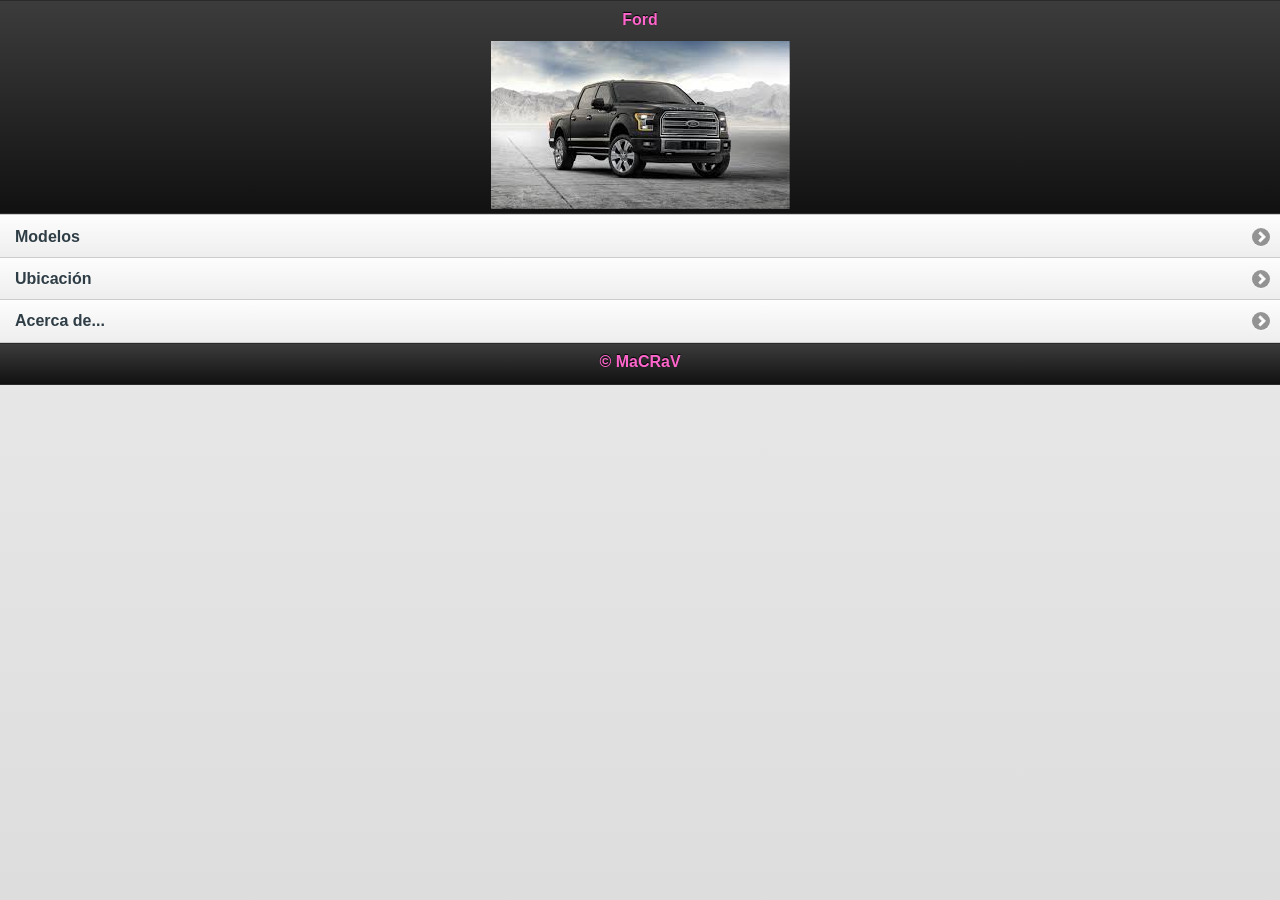
<file: Apps/index.html>
<!DOCTYPE html> 
<html>
<head>
<meta charset="utf-8">
<title>Aplic. Web de jQuery Mobile</title>
<link href="jquery-mobile/jquery.mobile-1.0.min.css" rel="stylesheet" type="text/css"/>
<script src="jquery-mobile/jquery-1.6.4.min.js" type="text/javascript"></script>
<script src="jquery-mobile/jquery.mobile-1.0.min.js" type="text/javascript"></script>
</head> 
<body> 

<div data-role="page" id="page">
	<div data-role="header">
		<h1>Ford</h1>
        <center><img src="img/ford.jpg" alt="Ford"/></center>
	</div>
	<div data-role="content">	
		<ul data-role="listview">
			<li><a href="#page2">Modelos</a></li>
            <li><a href="#page3">Ubicaci&oacute;n</a></li>
            <li><a href="#page4">Acerca de...</a></li>
		</ul>		
	</div>
	<div data-role="footer">
		<h4>&copy; MaCRaV</h4>
	</div>
</div>

<div data-role="page" id="page2">
	<div data-role="header">
		<h1>Modelos</h1>
	</div>
	<div data-role="content">	
		<center><img src="img/ford.jpg" alt="Ford"/></center>
	</div>
	<div data-role="footer">
		<h4>&copy; MaCRaV</h4>
	</div>
</div>

<div data-role="page" id="page3">
	<div data-role="header">
		<h1>Ubicaci&oacute;n</h1>
	</div>
	<div data-role="content">	

	</div>
	<div data-role="footer">
		<h4>&copy; MaCRaV</h4>
	</div>
</div>

<div data-role="page" id="page4">
	<div data-role="header">
		<h1>Acerca de...</h1>
	</div>
	<div data-role="content">	
		Contenido		
	</div>
	<div data-role="footer">
		<h4>&copy; MaCRaV</h4>
	</div>
</div>

</body>
</html>
</file>
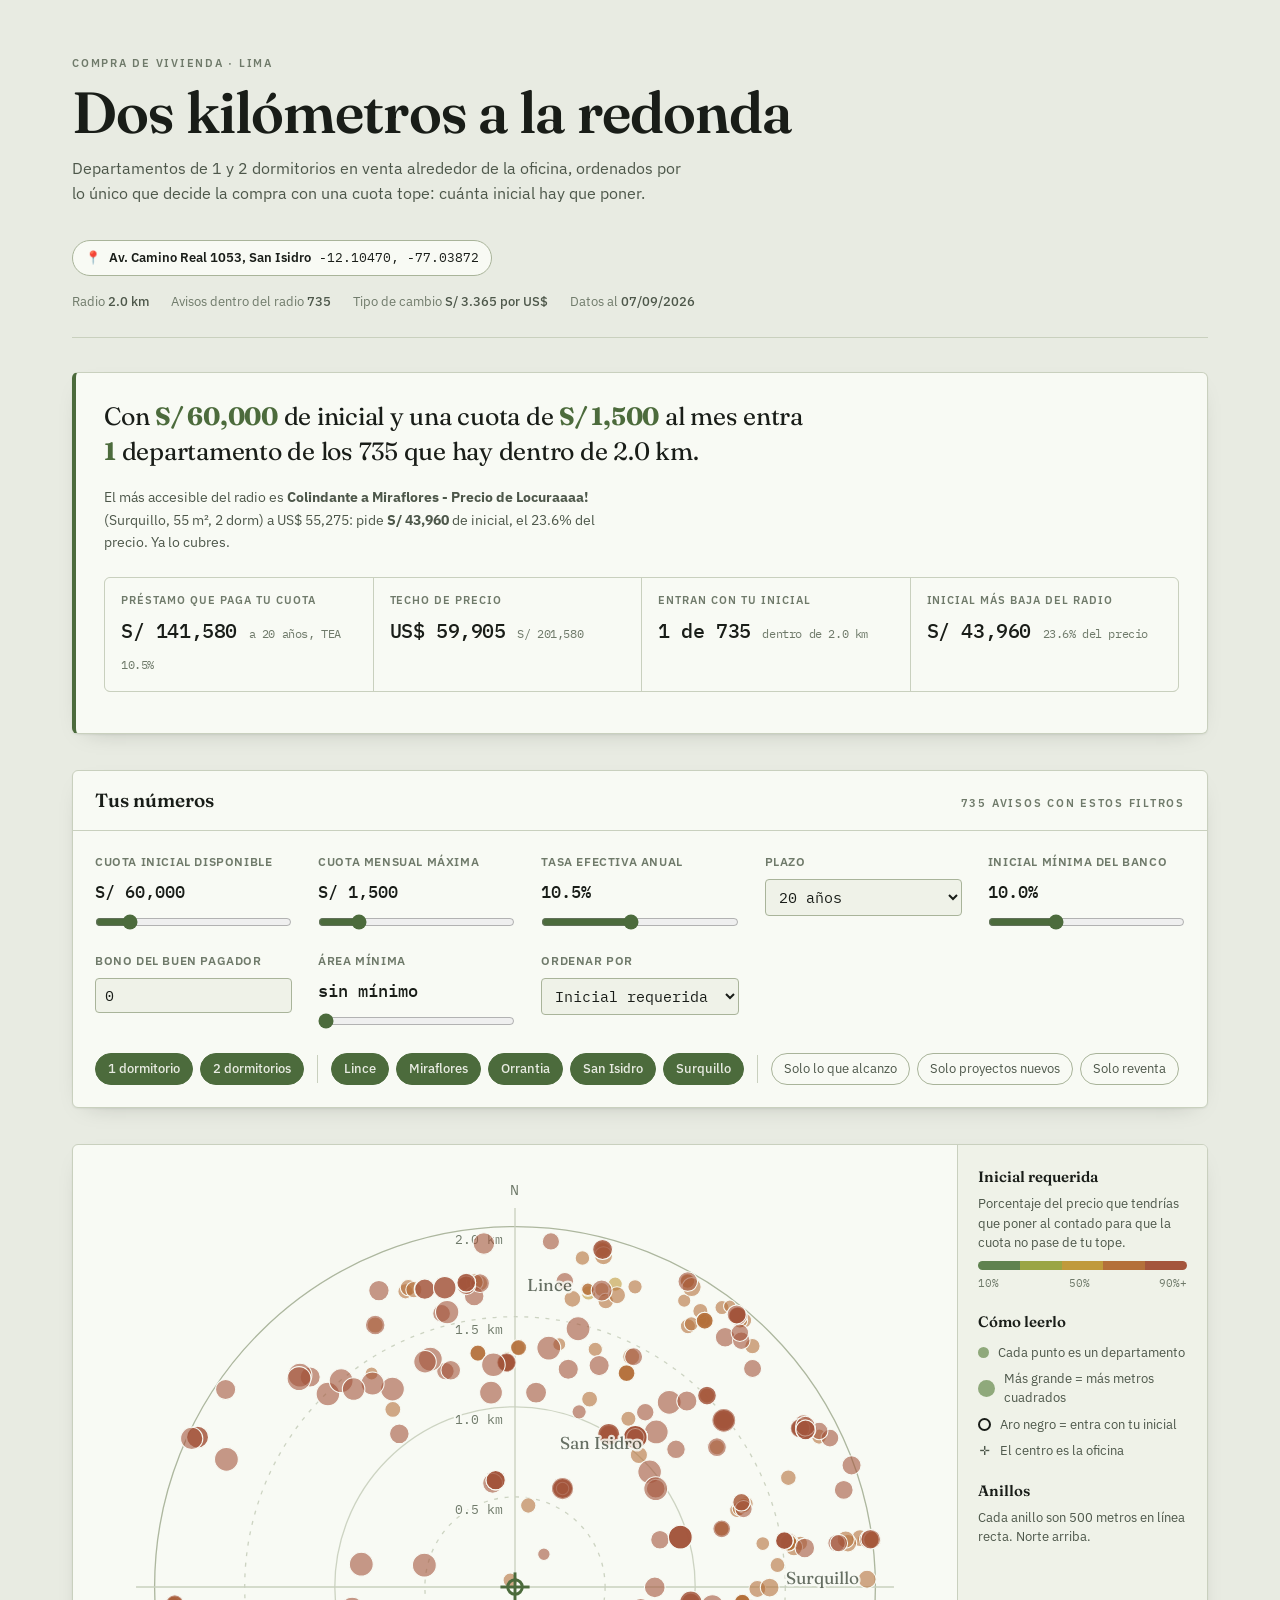
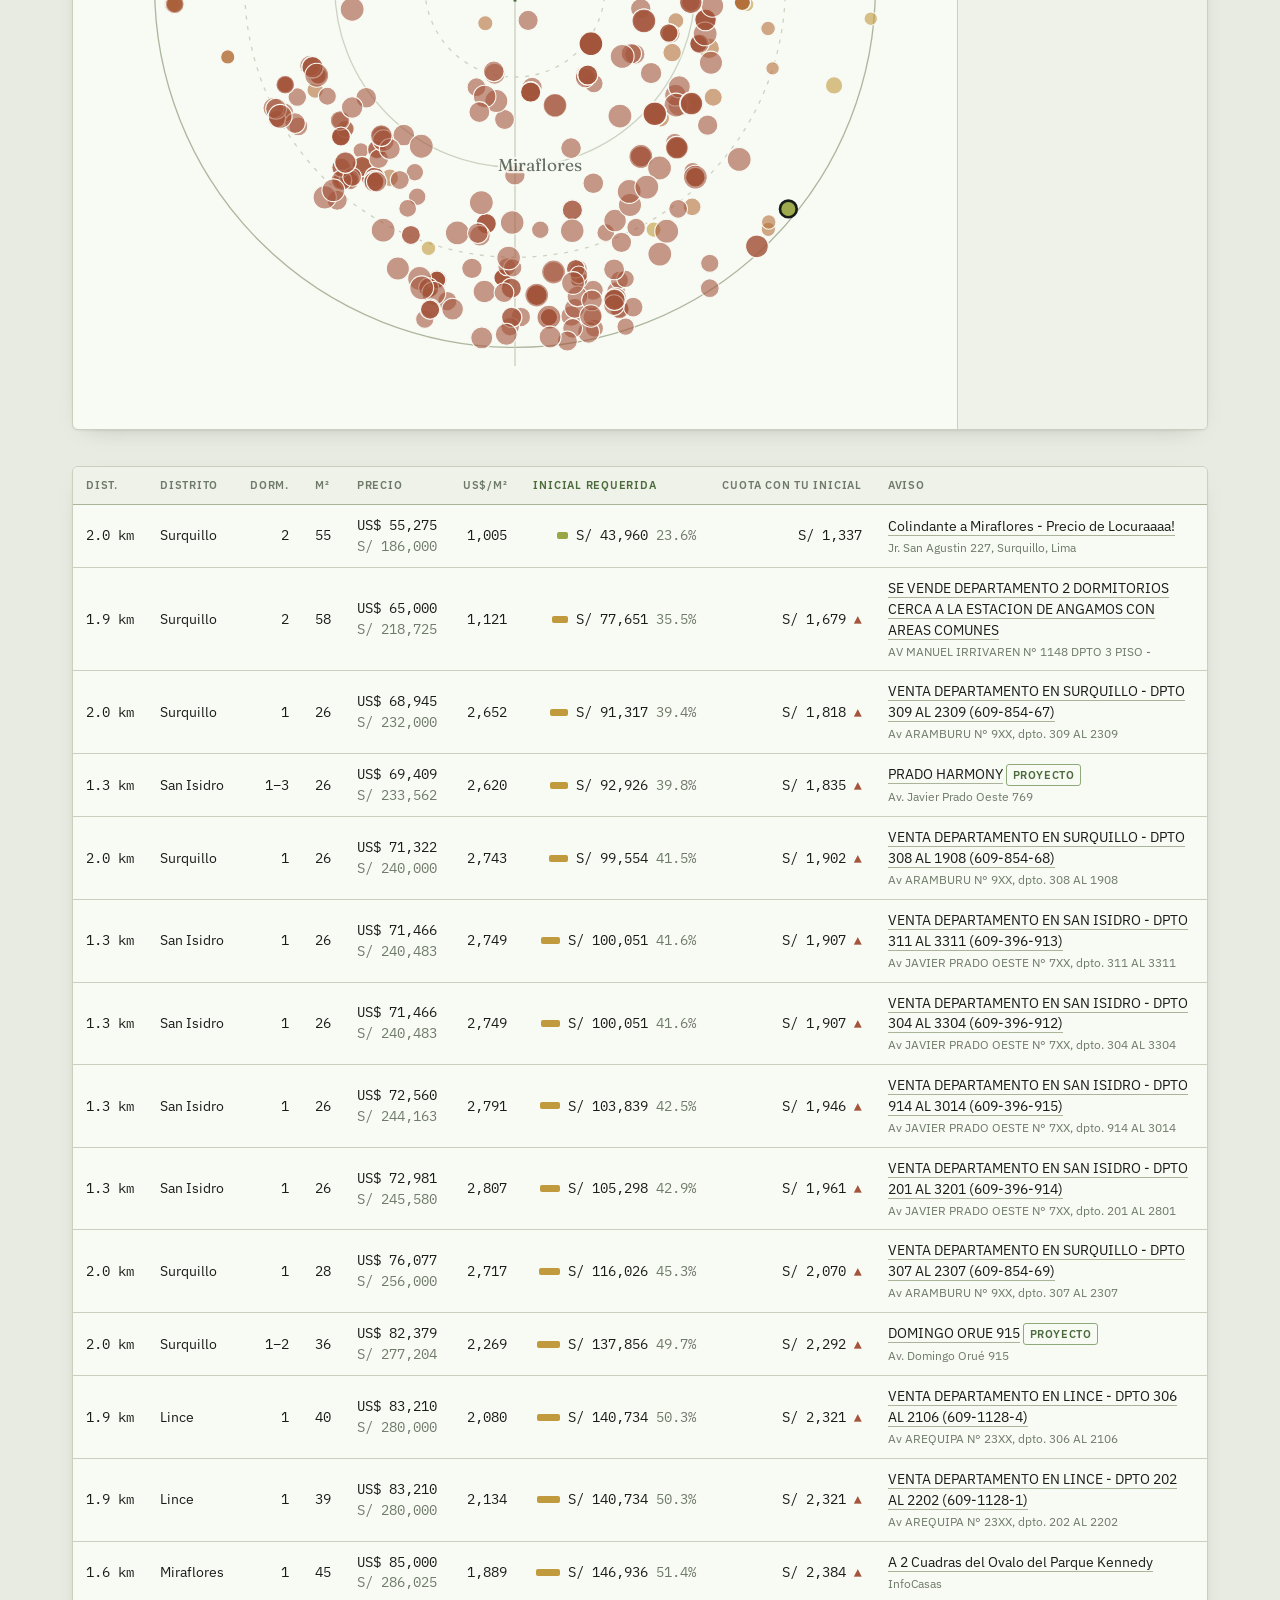
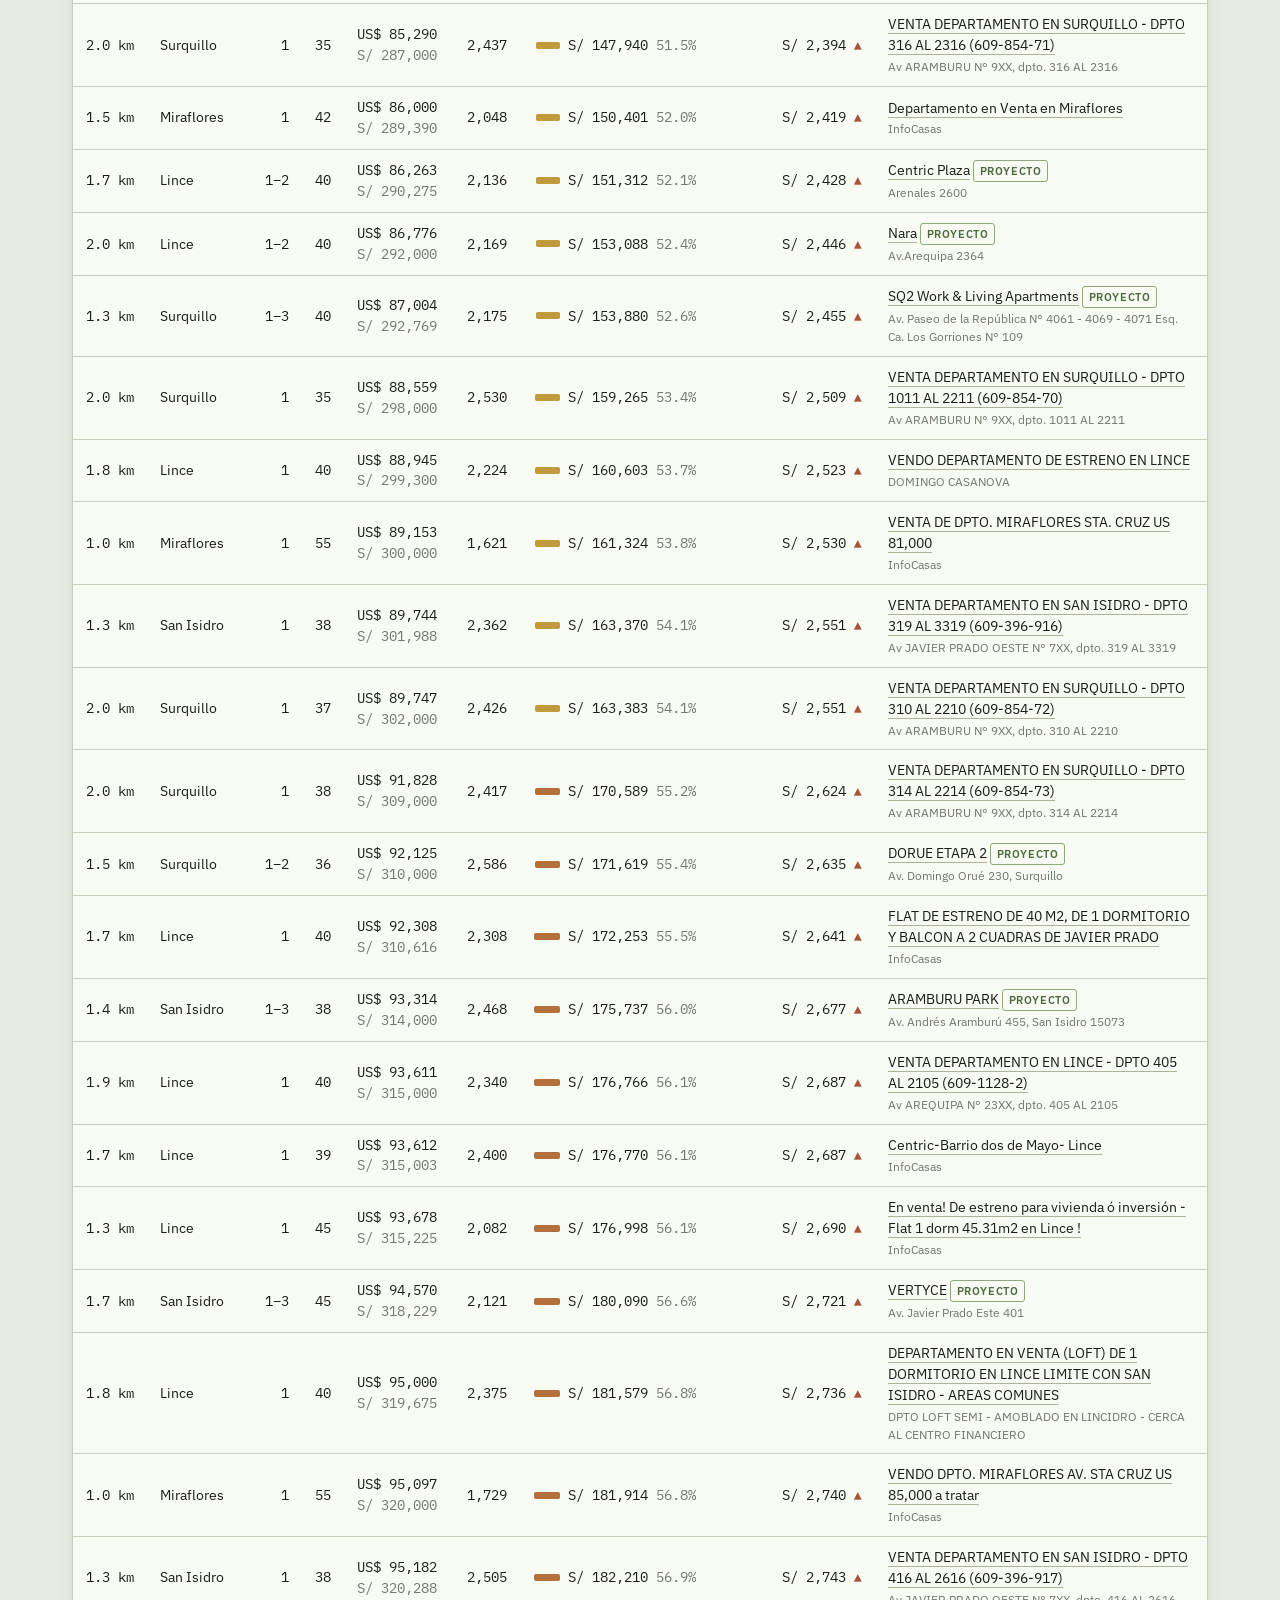
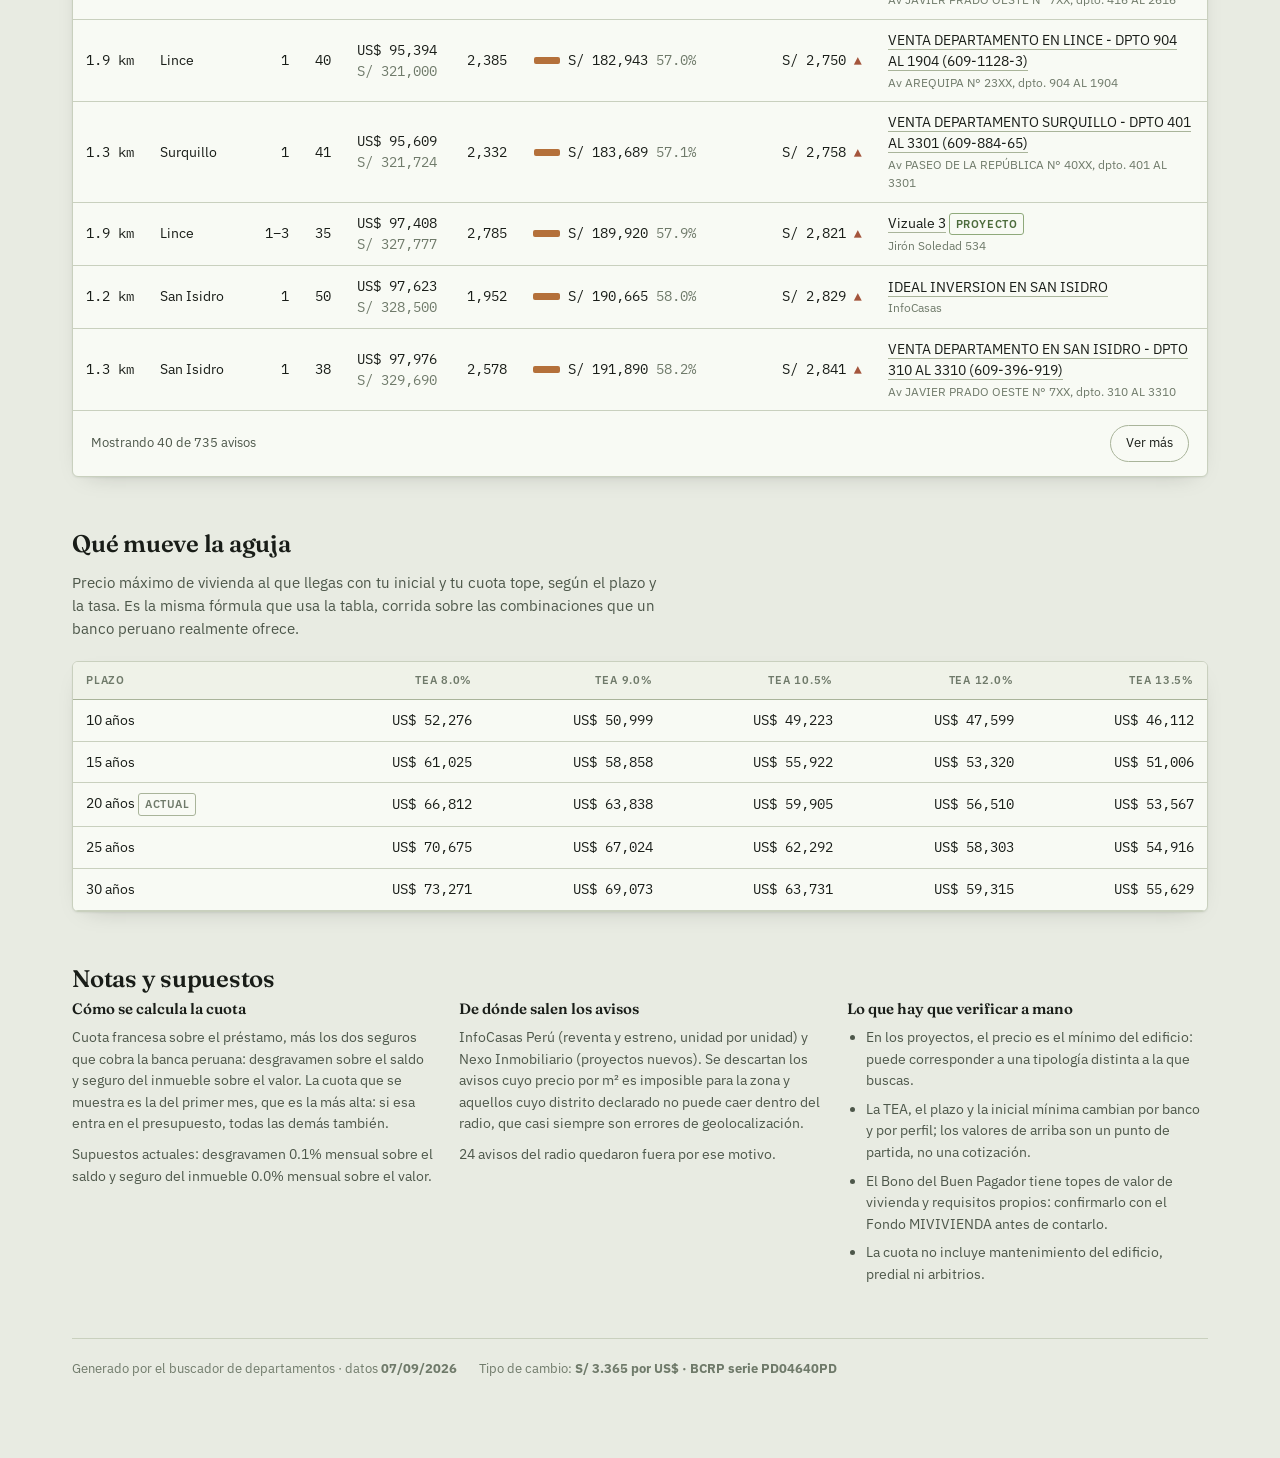
<file: buscador-departamentos/datos/buscador.html>
<!doctype html>
<html lang="es">
<head>
<meta charset="utf-8">
<meta name="viewport" content="width=device-width, initial-scale=1">
<style>:root{color-scheme:light dark}body{margin:0}img{max-width:100%}[hidden]{display:none!important}</style>
</head>
<body>
<title>Dos kilómetros a la redonda</title>
<link rel="preconnect" href="https://fonts.googleapis.com">
<link rel="preconnect" href="https://fonts.gstatic.com" crossorigin>
<link rel="stylesheet" href="https://fonts.googleapis.com/css2?family=Fraunces:opsz,wght@9..144,400;9..144,600;9..144,700&family=IBM+Plex+Mono:wght@400;500;600&family=IBM+Plex+Sans:wght@400;500;600&display=swap">
<style>
:root{
  --tinta:#191d18; --tinta-2:#4d574a; --tinta-3:#6f7a6a;
  --papel:#e8ebe2; --superficie:#f8faf4; --superficie-2:#eff2e8;
  --linea:#c9d0be; --linea-fuerte:#a9b49a;
  --olivo:#4c6b3c; --olivo-claro:#8fa97b; --olivo-tenue:#dde4d2;
  --e1:#5f8250; --e2:#9aa544; --e3:#c09a3c; --e4:#b4703a; --e5:#a4553c;
  --sombra:0 1px 2px rgba(25,29,24,.06), 0 8px 24px -16px rgba(25,29,24,.35);
  --display:"Fraunces", Georgia, "Times New Roman", serif;
  --sans:"IBM Plex Sans", system-ui, -apple-system, "Segoe UI", sans-serif;
  --mono:"IBM Plex Mono", ui-monospace, "SFMono-Regular", Consolas, monospace;
  --r:6px;
}
@media (prefers-color-scheme: dark){
  :root:not([data-theme="light"]){
    --tinta:#e6eae0; --tinta-2:#a8b3a1; --tinta-3:#7e8a78;
    --papel:#12140f; --superficie:#1b1f17; --superficie-2:#232819;
    --linea:#333a2c; --linea-fuerte:#4a533f;
    --olivo:#a9c493; --olivo-claro:#7d9668; --olivo-tenue:#2a3220;
    --e1:#8bb478; --e2:#c3cf5f; --e3:#dfb75a; --e4:#d08e58; --e5:#c8735a;
    --sombra:0 1px 2px rgba(0,0,0,.4), 0 10px 30px -18px rgba(0,0,0,.8);
  }
}
:root[data-theme="dark"]{
  --tinta:#e6eae0; --tinta-2:#a8b3a1; --tinta-3:#7e8a78;
  --papel:#12140f; --superficie:#1b1f17; --superficie-2:#232819;
  --linea:#333a2c; --linea-fuerte:#4a533f;
  --olivo:#a9c493; --olivo-claro:#7d9668; --olivo-tenue:#2a3220;
  --e1:#8bb478; --e2:#c3cf5f; --e3:#dfb75a; --e4:#d08e58; --e5:#c8735a;
  --sombra:0 1px 2px rgba(0,0,0,.4), 0 10px 30px -18px rgba(0,0,0,.8);
}
*{box-sizing:border-box}
body{background:var(--papel); color:var(--tinta); font-family:var(--sans);
  font-size:15px; line-height:1.55; -webkit-font-smoothing:antialiased}
.env{max-width:1180px; margin:0 auto; padding:0 22px 80px}
h1,h2,h3{font-family:var(--display); font-weight:600; text-wrap:balance; margin:0}
a{color:inherit}
.num{font-family:var(--mono); font-variant-numeric:tabular-nums}
.eyebrow{font-size:11px; letter-spacing:.16em; text-transform:uppercase;
  color:var(--tinta-3); font-weight:600}

/* --- cabecera --- */
header.top{padding:44px 0 26px; border-bottom:1px solid var(--linea)}
header.top h1{font-size:clamp(34px,5.2vw,58px); line-height:1.02;
  letter-spacing:-.015em; font-variation-settings:"SOFT" 0,"WONK" 1}
header.top .sub{margin-top:14px; max-width:62ch; color:var(--tinta-2); font-size:16px}
.pin{display:inline-flex; align-items:baseline; gap:8px; margin-top:18px;
  padding:7px 12px; border:1px solid var(--linea-fuerte); border-radius:100px;
  background:var(--superficie); font-size:13px}
.pin b{font-weight:600}
.meta{display:flex; flex-wrap:wrap; gap:6px 22px; margin-top:16px;
  font-size:12.5px; color:var(--tinta-3)}
.meta span b{color:var(--tinta-2); font-weight:500}

/* --- veredicto --- */
.veredicto{margin:34px 0 0; padding:26px 28px; border-radius:var(--r);
  background:var(--superficie); border:1px solid var(--linea);
  border-left:4px solid var(--olivo); box-shadow:var(--sombra)}
.veredicto p{margin:0; font-family:var(--display); font-size:clamp(19px,2.4vw,25px);
  line-height:1.38; letter-spacing:-.01em; max-width:44ch}
.veredicto p .cifra{color:var(--olivo); font-weight:700; white-space:nowrap}
.veredicto .detalle{margin-top:18px; font-family:var(--sans); font-size:14px;
  color:var(--tinta-2); max-width:66ch; line-height:1.6}
.cifras{display:grid; grid-template-columns:repeat(auto-fit,minmax(150px,1fr));
  gap:1px; margin-top:24px; background:var(--linea); border:1px solid var(--linea);
  border-radius:var(--r); overflow:hidden}
.cifras div{background:var(--superficie); padding:14px 16px}
.cifras dt{font-size:11px; letter-spacing:.09em; text-transform:uppercase;
  color:var(--tinta-3); font-weight:600; margin:0}
.cifras dd{margin:5px 0 0; font-family:var(--mono); font-size:20px; font-weight:500;
  font-variant-numeric:tabular-nums; letter-spacing:-.02em}
.cifras dd small{font-size:12px; color:var(--tinta-3); font-weight:400}

/* --- controles --- */
.panel{margin-top:36px; background:var(--superficie); border:1px solid var(--linea);
  border-radius:var(--r); box-shadow:var(--sombra)}
.panel > .cab{display:flex; align-items:baseline; justify-content:space-between;
  gap:16px; padding:15px 22px; border-bottom:1px solid var(--linea); flex-wrap:wrap}
.panel > .cab h2{font-size:19px}
.campos{display:grid; grid-template-columns:repeat(auto-fit,minmax(178px,1fr));
  gap:20px 26px; padding:22px}
label.campo{display:flex; flex-direction:column; gap:7px; font-size:12px;
  letter-spacing:.05em; text-transform:uppercase; color:var(--tinta-3); font-weight:600}
label.campo .valor{font-family:var(--mono); font-size:17px; color:var(--tinta);
  text-transform:none; letter-spacing:0; font-weight:500; font-variant-numeric:tabular-nums}
input[type=range]{width:100%; accent-color:var(--olivo); margin:0; height:20px}
input[type=number], select{font-family:var(--mono); font-size:15px; padding:7px 9px;
  border:1px solid var(--linea-fuerte); border-radius:4px; background:var(--superficie-2);
  color:var(--tinta); width:100%; text-transform:none; letter-spacing:0}
.chips{display:flex; flex-wrap:wrap; gap:7px; padding:0 22px 22px}
.chip{font:inherit; font-size:13px; padding:5px 12px; border-radius:100px; cursor:pointer;
  border:1px solid var(--linea-fuerte); background:transparent; color:var(--tinta-2)}
.chip[aria-pressed="true"]{background:var(--olivo); border-color:var(--olivo);
  color:var(--superficie); font-weight:500}
:root[data-theme="dark"] .chip[aria-pressed="true"],
:root:not([data-theme="light"]) .chip[aria-pressed="true"]{color:var(--papel)}
.chips .sep{width:1px; background:var(--linea); margin:2px 6px}
button:focus-visible, input:focus-visible, select:focus-visible, a:focus-visible,
[tabindex]:focus-visible{outline:2px solid var(--olivo); outline-offset:2px}

/* --- mapa --- */
.mapa-caja{display:grid; grid-template-columns:minmax(0,1fr) 250px; gap:0;
  margin-top:36px; background:var(--superficie); border:1px solid var(--linea);
  border-radius:var(--r); box-shadow:var(--sombra); overflow:hidden}
@media (max-width:820px){ .mapa-caja{grid-template-columns:1fr} }
.mapa{padding:18px}
.mapa svg{display:block; width:100%; height:auto}
.leyenda{border-left:1px solid var(--linea); padding:20px 20px 22px;
  display:flex; flex-direction:column; gap:18px; background:var(--superficie-2)}
@media (max-width:820px){ .leyenda{border-left:0; border-top:1px solid var(--linea)} }
.leyenda h3{font-size:15px}
.rampa{display:flex; height:9px; border-radius:100px; overflow:hidden; margin-top:9px}
.rampa i{flex:1}
.rampa-etq{display:flex; justify-content:space-between; font-size:11px;
  color:var(--tinta-3); margin-top:5px; font-family:var(--mono)}
.leyenda ul{margin:9px 0 0; padding:0; list-style:none; font-size:12.5px;
  color:var(--tinta-2); display:flex; flex-direction:column; gap:7px}
.leyenda li{display:flex; align-items:center; gap:9px}
.leyenda .bolita{width:11px; height:11px; border-radius:50%; flex:none;
  background:var(--olivo-claro)}
.leyenda .bolita.g{width:17px; height:17px}
.leyenda .aro{width:13px; height:13px; border-radius:50%; flex:none;
  border:2px solid var(--tinta); background:transparent}
#tip{position:fixed; z-index:9; pointer-events:none; max-width:270px;
  background:var(--tinta); color:var(--papel); padding:9px 12px; border-radius:5px;
  font-size:12.5px; line-height:1.45; box-shadow:0 10px 30px -12px rgba(0,0,0,.6)}
#tip b{font-weight:600}
#tip .n{font-family:var(--mono)}

/* --- tabla --- */
.tabla-caja{margin-top:36px; background:var(--superficie); border:1px solid var(--linea);
  border-radius:var(--r); box-shadow:var(--sombra); overflow:hidden}
.tabla-scroll{overflow-x:auto}
table{border-collapse:collapse; width:100%; font-size:13.5px}
th,td{padding:10px 13px; text-align:left; border-bottom:1px solid var(--linea);
  white-space:nowrap}
thead th{position:sticky; top:0; background:var(--superficie-2); font-size:11px;
  letter-spacing:.07em; text-transform:uppercase; color:var(--tinta-3);
  font-weight:600; z-index:1; border-bottom:1px solid var(--linea-fuerte)}
th.ord{cursor:pointer; user-select:none}
th.ord[data-activo="1"]{color:var(--olivo)}
tbody tr:hover{background:var(--olivo-tenue)}
tbody tr.marcada{background:var(--olivo-tenue); box-shadow:inset 3px 0 0 var(--olivo)}
td.n{font-family:var(--mono); font-variant-numeric:tabular-nums; text-align:right}
td.tit{white-space:normal; min-width:250px; max-width:340px}
td.tit a{text-decoration:none; border-bottom:1px solid var(--linea-fuerte)}
td.tit a:hover{border-bottom-color:var(--olivo)}
td.tit .dir{display:block; font-size:11.5px; color:var(--tinta-3); margin-top:2px}
.tag{display:inline-block; font-size:10.5px; letter-spacing:.05em; text-transform:uppercase;
  font-weight:600; padding:2px 6px; border-radius:3px; border:1px solid var(--linea-fuerte);
  color:var(--tinta-3)}
.tag.proy{border-color:var(--olivo-claro); color:var(--olivo)}
.barra{display:flex; align-items:center; gap:8px; justify-content:flex-end}
.barra i{display:block; height:7px; border-radius:2px; flex:none}
.pie-tabla{padding:14px 18px; display:flex; justify-content:space-between;
  align-items:center; gap:14px; flex-wrap:wrap; font-size:13px; color:var(--tinta-2)}
button.mas{font:inherit; font-size:13px; padding:7px 15px; border-radius:100px;
  border:1px solid var(--linea-fuerte); background:transparent; color:var(--tinta);
  cursor:pointer}
button.mas:hover{border-color:var(--olivo); color:var(--olivo)}
.vacio{padding:44px 22px; text-align:center; color:var(--tinta-2); font-size:14px}

/* --- sensibilidad y notas --- */
section.bloque{margin-top:48px}
section.bloque > h2{font-size:24px; letter-spacing:-.01em}
section.bloque > .intro{margin:9px 0 20px; color:var(--tinta-2); max-width:66ch}
.sens{background:var(--superficie); border:1px solid var(--linea);
  border-radius:var(--r); overflow-x:auto; box-shadow:var(--sombra)}
.sens table{font-size:13.5px}
.sens td.n{text-align:right}
.sens tbody tr:hover{background:var(--olivo-tenue)}
.notas{display:grid; grid-template-columns:repeat(auto-fit,minmax(268px,1fr)); gap:26px}
.notas h3{font-size:15px; margin-bottom:7px}
.notas p, .notas li{font-size:13.5px; color:var(--tinta-2); line-height:1.6}
.notas ul{margin:0; padding-left:19px; display:flex; flex-direction:column; gap:7px}
.notas p{margin:0 0 9px}
footer{margin-top:52px; padding-top:20px; border-top:1px solid var(--linea);
  font-size:12.5px; color:var(--tinta-3); display:flex; gap:8px 22px; flex-wrap:wrap}
@media (prefers-reduced-motion: no-preference){
  circle.pt{transition:r .12s ease, opacity .12s ease}
}
</style>

<div class="env">
<header class="top">
  <p class="eyebrow">Compra de vivienda · Lima</p>
  <h1>Dos kilómetros a la redonda</h1>
  <p class="sub">Departamentos de 1 y 2 dormitorios en venta alrededor de la oficina,
     ordenados por lo único que decide la compra con una cuota tope: cuánta inicial
     hay que poner.</p>
  <div class="pin">📍 <b id="ref-nombre">—</b> <span class="num" id="ref-coord"></span></div>
  <div class="meta">
    <span>Radio <b id="m-radio">—</b></span>
    <span>Avisos dentro del radio <b id="m-total">—</b></span>
    <span>Tipo de cambio <b id="m-tc">—</b></span>
    <span>Datos al <b id="m-fecha">—</b></span>
  </div>
</header>

<div class="veredicto">
  <p id="veredicto-frase">—</p>
  <div class="detalle" id="veredicto-detalle"></div>
  <dl class="cifras" id="cifras"></dl>
</div>

<div class="panel">
  <div class="cab">
    <h2>Tus números</h2>
    <span class="eyebrow" id="conteo">—</span>
  </div>
  <div class="campos">
    <label class="campo">Cuota inicial disponible
      <span class="valor" id="v-inicial"></span>
      <input type="range" id="inicial" min="0" max="400000" step="5000">
    </label>
    <label class="campo">Cuota mensual máxima
      <span class="valor" id="v-cuota"></span>
      <input type="range" id="cuota" min="500" max="6000" step="50">
    </label>
    <label class="campo">Tasa efectiva anual
      <span class="valor" id="v-tea"></span>
      <input type="range" id="tea" min="6" max="16" step="0.1">
    </label>
    <label class="campo">Plazo
      <select id="plazo">
        <option value="10">10 años</option>
        <option value="15">15 años</option>
        <option value="20">20 años</option>
        <option value="25">25 años</option>
        <option value="30">30 años</option>
      </select>
    </label>
    <label class="campo">Inicial mínima del banco
      <span class="valor" id="v-minima"></span>
      <input type="range" id="minima" min="0" max="30" step="0.5">
    </label>
    <label class="campo">Bono del Buen Pagador
      <input type="number" id="bono" min="0" max="60000" step="100">
    </label>
    <label class="campo">Área mínima
      <span class="valor" id="v-area"></span>
      <input type="range" id="area" min="0" max="120" step="5">
    </label>
    <label class="campo">Ordenar por
      <select id="orden">
        <option value="inicial">Inicial requerida</option>
        <option value="precio">Precio</option>
        <option value="km">Distancia a la oficina</option>
        <option value="m2">Área</option>
        <option value="pm2">Precio por m²</option>
      </select>
    </label>
  </div>
  <div class="chips" id="chips"></div>
</div>

<div class="mapa-caja">
  <div class="mapa">
    <svg id="svg" viewBox="0 0 640 640" role="img"
         aria-label="Mapa de los departamentos dentro del radio, con la oficina al centro"></svg>
  </div>
  <aside class="leyenda">
    <div>
      <h3>Inicial requerida</h3>
      <p style="margin:6px 0 0;font-size:12.5px;color:var(--tinta-2)">Porcentaje del
        precio que tendrías que poner al contado para que la cuota no pase de tu tope.</p>
      <div class="rampa"><i style="background:var(--e1)"></i><i style="background:var(--e2)"></i>
        <i style="background:var(--e3)"></i><i style="background:var(--e4)"></i>
        <i style="background:var(--e5)"></i></div>
      <div class="rampa-etq"><span>10%</span><span>50%</span><span>90%+</span></div>
    </div>
    <div>
      <h3>Cómo leerlo</h3>
      <ul>
        <li><span class="bolita"></span> Cada punto es un departamento</li>
        <li><span class="bolita g"></span> Más grande = más metros cuadrados</li>
        <li><span class="aro"></span> Aro negro = entra con tu inicial</li>
        <li><span style="width:13px;flex:none;text-align:center">✛</span> El centro es la oficina</li>
      </ul>
    </div>
    <div>
      <h3>Anillos</h3>
      <p style="margin:6px 0 0;font-size:12.5px;color:var(--tinta-2)">Cada anillo son
        500 metros en línea recta. Norte arriba.</p>
    </div>
  </aside>
</div>

<div class="tabla-caja">
  <div class="tabla-scroll">
    <table id="tabla">
      <thead><tr>
        <th class="ord" data-k="km">Dist.</th>
        <th>Distrito</th>
        <th class="ord" data-k="dorm">Dorm.</th>
        <th class="ord" data-k="m2">m²</th>
        <th class="ord" data-k="precio">Precio</th>
        <th class="ord" data-k="pm2">US$/m²</th>
        <th class="ord" data-k="inicial">Inicial requerida</th>
        <th>Cuota con tu inicial</th>
        <th>Aviso</th>
      </tr></thead>
      <tbody id="tbody"></tbody>
    </table>
  </div>
  <div class="vacio" id="vacio" hidden>Ningún aviso cumple estos filtros. Prueba
    ampliando el área mínima o incluyendo más distritos.</div>
  <div class="pie-tabla">
    <span id="pie-texto">—</span>
    <button class="mas" id="mas" type="button">Ver más</button>
  </div>
</div>

<section class="bloque">
  <h2>Qué mueve la aguja</h2>
  <p class="intro">Precio máximo de vivienda al que llegas con tu inicial y tu cuota
     tope, según el plazo y la tasa. Es la misma fórmula que usa la tabla, corrida
     sobre las combinaciones que un banco peruano realmente ofrece.</p>
  <div class="sens">
    <table id="sens">
      <thead><tr><th>Plazo</th></tr></thead>
      <tbody></tbody>
    </table>
  </div>
</section>

<section class="bloque">
  <h2>Notas y supuestos</h2>
  <div class="notas">
    <div>
      <h3>Cómo se calcula la cuota</h3>
      <p>Cuota francesa sobre el préstamo, más los dos seguros que cobra la banca
         peruana: desgravamen sobre el saldo y seguro del inmueble sobre el valor.
         La cuota que se muestra es la del primer mes, que es la más alta: si esa
         entra en el presupuesto, todas las demás también.</p>
      <p id="nota-seguros"></p>
    </div>
    <div>
      <h3>De dónde salen los avisos</h3>
      <p>InfoCasas Perú (reventa y estreno, unidad por unidad) y Nexo Inmobiliario
         (proyectos nuevos). Se descartan los avisos cuyo precio por m² es
         imposible para la zona y aquellos cuyo distrito declarado no puede caer
         dentro del radio, que casi siempre son errores de geolocalización.</p>
      <p id="nota-descartes"></p>
    </div>
    <div>
      <h3>Lo que hay que verificar a mano</h3>
      <ul>
        <li>En los proyectos, el precio es el mínimo del edificio: puede
            corresponder a una tipología distinta a la que buscas.</li>
        <li>La TEA, el plazo y la inicial mínima cambian por banco y por perfil;
            los valores de arriba son un punto de partida, no una cotización.</li>
        <li>El Bono del Buen Pagador tiene topes de valor de vivienda y requisitos
            propios: confirmarlo con el Fondo MIVIVIENDA antes de contarlo.</li>
        <li>La cuota no incluye mantenimiento del edificio, predial ni arbitrios.</li>
      </ul>
    </div>
  </div>
</section>

<footer>
  <span>Generado por el buscador de departamentos · datos <b id="f-fecha">—</b></span>
  <span>Tipo de cambio: <b id="f-tc">—</b></span>
</footer>
</div>
<div id="tip" hidden></div>

<script>
(function(){
"use strict";
var D = {"campos":["km","lat","lon","distrito","dormitorios_min","dormitorios_max","m2","precio_usd","precio_pen","precio_m2_usd","es_proyecto","titulo","url","fuente","banos","estacionamiento","piso","anio","direccion","constructora"],"filas":[[1.957,-12.1158384,-77.02478639999998,"Surquillo",2,2,55.0,55274.888558692415,186000.0,1005.0,false,"Colindante a Miraflores - Precio de Locuraaaa!","https://www.infocasas.com.pe/colindante-a-miraflores-precio-de-locuraaaa/185562767","InfoCasas",1,0,0,"2008","Jr. San Agustin 227, Surquillo, Lima",""],[1.852,-12.1096398,-77.0224539,"Surquillo",2,2,58.0,65000.0,218725.0,1120.69,false,"SE VENDE DEPARTAMENTO 2 DORMITORIOS CERCA A LA ESTACION DE ANGAMOS CON AREAS COMUNES","https://www.infocasas.com.pe/se-vende-departamento-2-dormitorios-cerca-a-la-estacion-de-angamos-con-areas-comunes/193891905","InfoCasas",1,0,0,"1998","AV MANUEL IRRIVAREN N° 1148 DPTO 3 PISO -",""],[1.999,-12.1023273106,-77.0204972903,"Surquillo",1,1,26.0,68945.0222882615,232000.0,2651.73,false,"VENTA DEPARTAMENTO EN SURQUILLO - DPTO 309 AL 2309 (609-854-67)","https://www.infocasas.com.pe/venta-departamento-en-surquillo-dpto-309-al-2309-609-854-67/192352212","InfoCasas",1,0,0,"","Av ARAMBURU N° 9XX, dpto. 309 AL 2309",""],[1.282,-12.093174959979216,-77.0391261555576,"San Isidro",1,3,26.49,69409.21248142644,233562.0,2620.2,true,"PRADO HARMONY","https://nexoinmobiliario.pe/proyecto/4048-prado-harmony","Nexo Inmobiliario",1,0,0,"","Av. Javier Prado Oeste 769","GRUPO T&C"],[1.999,-12.1023273106,-77.0204972903,"Surquillo",1,1,26.0,71322.4368499257,240000.0,2743.17,false,"VENTA DEPARTAMENTO EN SURQUILLO - DPTO 308 AL 1908 (609-854-68)","https://www.infocasas.com.pe/venta-departamento-en-surquillo-dpto-308-al-1908-609-854-68/192352209","InfoCasas",1,0,0,"","Av ARAMBURU N° 9XX, dpto. 308 AL 1908",""],[1.254,-12.093434312,-77.0391513143,"San Isidro",1,1,26.0,71465.97325408617,240483.0,2748.69,false,"VENTA DEPARTAMENTO EN SAN ISIDRO - DPTO 311 AL 3311 (609-396-913)","https://www.infocasas.com.pe/venta-departamento-en-san-isidro-dpto-311-al-3311-609-396-913/193589483","InfoCasas",1,1,0,"","Av JAVIER PRADO OESTE N° 7XX, dpto. 311 AL 3311",""],[1.254,-12.093434312,-77.0391513143,"San Isidro",1,1,26.0,71465.97325408617,240483.0,2748.69,false,"VENTA DEPARTAMENTO EN SAN ISIDRO - DPTO 304 AL 3304 (609-396-912)","https://www.infocasas.com.pe/venta-departamento-en-san-isidro-dpto-304-al-3304-609-396-912/193589482","InfoCasas",1,1,0,"","Av JAVIER PRADO OESTE N° 7XX, dpto. 304 AL 3304",""],[1.254,-12.093434312,-77.0391513143,"San Isidro",1,1,26.0,72559.5839524517,244163.0,2790.75,false,"VENTA DEPARTAMENTO EN SAN ISIDRO - DPTO 914 AL 3014 (609-396-915)","https://www.infocasas.com.pe/venta-departamento-en-san-isidro-dpto-914-al-3014-609-396-915/193589484","InfoCasas",1,1,0,"","Av JAVIER PRADO OESTE N° 7XX, dpto. 914 AL 3014",""],[1.254,-12.093434312,-77.0391513143,"San Isidro",1,1,26.0,72980.68350668647,245580.0,2806.95,false,"VENTA DEPARTAMENTO EN SAN ISIDRO - DPTO 201 AL 3201 (609-396-914)","https://www.infocasas.com.pe/venta-departamento-en-san-isidro-dpto-201-al-3201-609-396-914/193589481","InfoCasas",1,1,0,"","Av JAVIER PRADO OESTE N° 7XX, dpto. 201 AL 2801",""],[1.999,-12.1023273106,-77.0204972903,"Surquillo",1,1,28.0,76077.26597325408,256000.0,2717.05,false,"VENTA DEPARTAMENTO EN SURQUILLO - DPTO 307 AL 2307 (609-854-69)","https://www.infocasas.com.pe/venta-departamento-en-surquillo-dpto-307-al-2307-609-854-69/192352214","InfoCasas",1,0,0,"","Av ARAMBURU N° 9XX, dpto. 307 AL 2307",""],[1.98,-12.1062862,-77.0205823,"Surquillo",1,2,36.3,82378.69242199107,277204.3,2269.39,true,"DOMINGO ORUE 915","https://nexoinmobiliario.pe/proyecto/4265-domingo-orue-915","Nexo Inmobiliario",1,0,0,"","Av. Domingo Orué 915","PADOVA"],[1.945,-12.087765966,-77.034253982,"Lince",1,1,40.0,83209.50965824665,280000.0,2080.24,false,"VENTA DEPARTAMENTO EN LINCE - DPTO 306 AL 2106 (609-1128-4)","https://www.infocasas.com.pe/venta-departamento-en-lince-dpto-306-al-2106-609-1128-4/193586163","InfoCasas",1,1,0,"","Av AREQUIPA N° 23XX, dpto. 306 AL 2106",""],[1.945,-12.087765966,-77.034253982,"Lince",1,1,39.0,83209.50965824665,280000.0,2133.58,false,"VENTA DEPARTAMENTO EN LINCE - DPTO 202 AL 2202 (609-1128-1)","https://www.infocasas.com.pe/venta-departamento-en-lince-dpto-202-al-2202-609-1128-1/193586162","InfoCasas",1,1,0,"","Av AREQUIPA N° 23XX, dpto. 202 AL 2202",""],[1.557,-12.1168763,-77.03165460000002,"Miraflores",1,1,45.0,85000.0,286025.0,1888.89,false,"A 2 Cuadras del Ovalo del Parque Kennedy","https://www.infocasas.com.pe/a-2-cuadras-del-ovalo-del-parque-kennedy/186275308","InfoCasas",1,0,0,"","",""],[1.999,-12.1023273106,-77.0204972903,"Surquillo",1,1,35.0,85289.74739970281,287000.0,2436.85,false,"VENTA DEPARTAMENTO EN SURQUILLO - DPTO 316 AL 2316 (609-854-71)","https://www.infocasas.com.pe/venta-departamento-en-surquillo-dpto-316-al-2316-609-854-71/192352222","InfoCasas",1,0,0,"","Av ARAMBURU N° 9XX, dpto. 316 AL 2316",""],[1.535,-12.1178145,-77.0431333,"Miraflores",1,1,42.0,86000.0,289390.0,2047.62,false,"Departamento en Venta en Miraflores","https://www.infocasas.com.pe/departamento-en-venta-en-miraflores/187239216","InfoCasas",1,0,0,"","",""],[1.69,-12.0899468,-77.0349708,"Lince",1,2,40.38,86263.0014858841,290275.0,2136.28,true,"Centric Plaza","https://nexoinmobiliario.pe/proyecto/4290-centric-plaza","Nexo Inmobiliario",1,0,0,"","Arenales 2600","INITALIA"],[1.95,-12.0877284,-77.0341909,"Lince",1,2,40.01,86775.63150074294,292000.0,2168.85,true,"Nara","https://nexoinmobiliario.pe/proyecto/3823-nara","Nexo Inmobiliario",1,0,0,"","Av.Arequipa 2364","ALERCES INMOBILIARIA"],[1.288,-12.10557473164638,-77.02690467053368,"Surquillo",1,3,40.0,87004.18424962852,292769.08,2175.1,true,"SQ2 Work & Living Apartments","https://nexoinmobiliario.pe/proyecto/4230-sq2-work-living-apartments","Nexo Inmobiliario",1,0,0,"","Av. Paseo de la República N° 4061 - 4069 - 4071 Esq. Ca. Los Gorriones N° 109","HL DESARROLLOS INMOBILIARIOS"],[1.999,-12.1023273106,-77.0204972903,"Surquillo",1,1,35.0,88558.69242199107,298000.0,2530.25,false,"VENTA DEPARTAMENTO EN SURQUILLO - DPTO 1011 AL 2211 (609-854-70)","https://www.infocasas.com.pe/venta-departamento-en-surquillo-dpto-1011-al-2211-609-854-70/192352218","InfoCasas",1,0,0,"","Av ARAMBURU N° 9XX, dpto. 1011 AL 2211",""],[1.779,-12.0894995,-77.0336147,"Lince",1,1,40.0,88945.0222882615,299300.0,2223.63,false,"VENDO DEPARTAMENTO DE ESTRENO EN LINCE","https://www.infocasas.com.pe/vendo-departamento-de-estreno-en-lince/190694041","InfoCasas",1,0,7,"2023","DOMINGO CASANOVA",""],[1.049,-12.111062,-77.0315913,"Miraflores",1,1,55.0,89153.04606240713,300000.0,1620.96,false,"VENTA DE DPTO.  MIRAFLORES STA. CRUZ US 81,000","https://www.infocasas.com.pe/venta-de-dpto-miraflores-sta-cruz-us-81000/189448862","InfoCasas",1,0,4,"","",""],[1.254,-12.093434312,-77.0391513143,"San Isidro",1,1,38.0,89743.83358098067,301988.0,2361.68,false,"VENTA DEPARTAMENTO EN SAN ISIDRO - DPTO 319 AL 3319 (609-396-916)","https://www.infocasas.com.pe/venta-departamento-en-san-isidro-dpto-319-al-3319-609-396-916/193589489","InfoCasas",1,1,0,"","Av JAVIER PRADO OESTE N° 7XX, dpto. 319 AL 3319",""],[1.999,-12.1023273106,-77.0204972903,"Surquillo",1,1,37.0,89747.39970282317,302000.0,2425.61,false,"VENTA DEPARTAMENTO EN SURQUILLO - DPTO 310 AL 2210 (609-854-72)","https://www.infocasas.com.pe/venta-departamento-en-surquillo-dpto-310-al-2210-609-854-72/192352225","InfoCasas",1,0,0,"","Av ARAMBURU N° 9XX, dpto. 310 AL 2210",""],[1.999,-12.1023273106,-77.0204972903,"Surquillo",1,1,38.0,91827.63744427935,309000.0,2416.52,false,"VENTA DEPARTAMENTO EN SURQUILLO - DPTO 314 AL 2214 (609-854-73)","https://www.infocasas.com.pe/venta-departamento-en-surquillo-dpto-314-al-2214-609-854-73/192352229","InfoCasas",1,0,0,"","Av ARAMBURU N° 9XX, dpto. 314 AL 2214",""],[1.498,-12.108786,-77.0255908,"Surquillo",1,2,35.62,92124.81426448736,310000.0,2586.32,true,"DORUE ETAPA 2","https://nexoinmobiliario.pe/proyecto/4060-dorue-etapa-2","Nexo Inmobiliario",1,0,0,"","Av. Domingo Orué 230, Surquillo","DESARROLLADORA"],[1.729,-12.0897679,-77.0342963,"Lince",1,1,40.0,92307.87518573551,310616.0,2307.7,false,"FLAT DE ESTRENO DE 40 M2, DE 1 DORMITORIO Y BALCON A 2 CUADRAS DE JAVIER PRADO","https://www.infocasas.com.pe/flat-de-estreno-de-40-m2-de-1-dormitorio-y-balcon-a-2-cuadras-de-javier-prado/188193140","InfoCasas",1,1,0,"","",""],[1.395,-12.1025203,-77.026088,"San Isidro",1,3,37.81,93313.52154531945,314000.0,2467.96,true,"ARAMBURU PARK","https://nexoinmobiliario.pe/proyecto/3825-aramburu-park","Nexo Inmobiliario",1,0,0,"","Av. Andrés Aramburú 455, San Isidro 15073","TALE INMOBILIARIA"],[1.945,-12.087765966,-77.034253982,"Lince",1,1,40.0,93610.69836552748,315000.0,2340.27,false,"VENTA DEPARTAMENTO EN LINCE - DPTO 405 AL 2105 (609-1128-2)","https://www.infocasas.com.pe/venta-departamento-en-lince-dpto-405-al-2105-609-1128-2/193586164","InfoCasas",1,1,0,"","Av AREQUIPA N° 23XX, dpto. 405 AL 2105",""],[1.71,-12.0897563,-77.0350014,"Lince",1,1,39.0,93611.5898959881,315003.0,2400.3,false,"Centric-Barrio dos de Mayo- Lince","https://www.infocasas.com.pe/centric-barrio-dos-de-mayo-lince/189675652","InfoCasas",1,0,0,"","",""],[1.344,-12.0939661,-77.0330327,"Lince",1,1,45.0,93677.56315007429,315225.0,2081.72,false,"En venta! De estreno para vivienda ó inversión - Flat 1 dorm 45.31m2 en Lince !","https://www.infocasas.com.pe/en-venta-de-estreno-para-vivienda-o-inversion-flat-1-dorm-4531m2-en-lince/189480908","InfoCasas",1,0,0,"","",""],[1.742,-12.0916138,-77.0299045,"San Isidro",1,3,44.58,94570.1456166419,318228.54,2121.36,true,"VERTYCE","https://nexoinmobiliario.pe/proyecto/4268-vertyce","Nexo Inmobiliario",1,0,0,"","Av. Javier Prado Este 401","GRUPO T&C"],[1.803,-12.0896323,-77.0326028,"Lince",1,1,40.0,95000.0,319675.0,2375.0,false,"DEPARTAMENTO EN VENTA (LOFT) DE 1 DORMITORIO EN LINCE LIMITE CON SAN ISIDRO - AREAS COMUNES","https://www.infocasas.com.pe/departamento-en-venta-loft-de-1-dormitorio-en-lince-limite-con-san-isidro-areas-comunes/194181457","InfoCasas",1,0,0,"2024","DPTO LOFT SEMI - AMOBLADO EN LINCIDRO - CERCA AL CENTRO FINANCIERO",""],[1.049,-12.111062,-77.0315913,"Miraflores",1,1,55.0,95096.5824665676,320000.0,1729.03,false,"VENDO DPTO. MIRAFLORES AV. STA CRUZ  US 85,000 a tratar","https://www.infocasas.com.pe/vendo-dpto-miraflores-av-sta-cruz-us-85000-a-tratar/189479363","InfoCasas",1,0,0,"","",""],[1.254,-12.093434312,-77.0391513143,"San Isidro",1,1,38.0,95182.16939078752,320288.0,2504.79,false,"VENTA DEPARTAMENTO EN SAN ISIDRO - DPTO 416 AL 2616 (609-396-917)","https://www.infocasas.com.pe/venta-departamento-en-san-isidro-dpto-416-al-2616-609-396-917/193589487","InfoCasas",1,1,0,"","Av JAVIER PRADO OESTE N° 7XX, dpto. 416 AL 2616",""],[1.945,-12.087765966,-77.034253982,"Lince",1,1,40.0,95393.75928677563,321000.0,2384.84,false,"VENTA DEPARTAMENTO EN LINCE - DPTO 904 AL 1904 (609-1128-3)","https://www.infocasas.com.pe/venta-departamento-en-lince-dpto-904-al-1904-609-1128-3/193586165","InfoCasas",1,1,0,"","Av AREQUIPA N° 23XX, dpto. 904 AL 1904",""],[1.263,-12.1054744075,-77.027127711,"Surquillo",1,1,41.0,95608.91530460623,321724.0,2331.92,false,"VENTA DEPARTAMENTO SURQUILLO - DPTO 401 AL 3301 (609-884-65)","https://www.infocasas.com.pe/venta-departamento-surquillo-dpto-401-al-3301-609-884-65/194001376","InfoCasas",1,1,0,"","Av PASEO DE LA REPÚBLICA N° 40XX, dpto. 401 AL 3301",""],[1.853,-12.090331,-77.0300953,"Lince",1,3,34.97,97407.7265973254,327777.0,2785.47,true,"Vizuale 3","https://nexoinmobiliario.pe/proyecto/3945-vizuale-3","Nexo Inmobiliario",1,0,0,"","Jirón Soledad 534","ORTIZ INMOBILIARIA"],[1.2,-12.0957871605996,-77.0449492153748,"San Isidro",1,1,50.0,97622.58543833581,328500.0,1952.45,false,"IDEAL INVERSION EN SAN ISIDRO","https://www.infocasas.com.pe/ideal-inversion-en-san-isidro/189908614","InfoCasas",1,0,8,"","",""],[1.254,-12.093434312,-77.0391513143,"San Isidro",1,1,38.0,97976.22585438334,329690.0,2578.32,false,"VENTA DEPARTAMENTO EN SAN ISIDRO - DPTO 310 AL 3310 (609-396-919)","https://www.infocasas.com.pe/venta-departamento-en-san-isidro-dpto-310-al-3310-609-396-919/193589486","InfoCasas",1,1,0,"","Av JAVIER PRADO OESTE N° 7XX, dpto. 310 AL 3310",""],[1.254,-12.093434312,-77.0391513143,"San Isidro",1,1,38.0,97976.22585438334,329690.0,2578.32,false,"VENTA DEPARTAMENTO EN SAN ISIDRO - DPTO 305 AL 3305 (609-396-918)","https://www.infocasas.com.pe/venta-departamento-en-san-isidro-dpto-305-al-3305-609-396-918/193589485","InfoCasas",1,1,0,"","Av JAVIER PRADO OESTE N° 7XX, dpto. 305 AL 3305",""],[1.821,-12.091336157,-77.0290447508,"San Isidro",1,1,26.0,98068.35066864784,330000.0,3771.86,false,"VENTA DEPARTAMENTO EN SAN ISIDRO - DPT TIPO 13 (609-952-46)","https://www.infocasas.com.pe/venta-departamento-en-san-isidro-dpt-tipo-13-609-952-46/192067697","InfoCasas",1,1,0,"","Av JAVIER PRADO ESTE N° 4XX, dpto. X13",""],[1.821,-12.091336157,-77.0290447508,"San Isidro",1,1,25.0,98068.35066864784,330000.0,3922.73,false,"VENTA DEPARTAMENTO EN SAN ISIDRO - DPT X14 (609-952-45)","https://www.infocasas.com.pe/venta-departamento-en-san-isidro-dpt-x14-609-952-45/192067696","InfoCasas",1,1,0,"","Av JAVIER PRADO ESTE N° 4XX, DPTO X14",""],[1.515,-12.1023722677,-77.0249892507,"San Isidro",1,1,40.0,98068.35066864784,330000.0,2451.71,false,"VENTA DEPARTAMENTO SAN ISIDRO - DPTO 806 AL 1906 (609-546-323)","https://www.infocasas.com.pe/venta-departamento-san-isidro-dpto-806-al-1906-609-546-323/192868250","InfoCasas",1,1,0,"","Av ANDRÉS ARAMBURÚ N° 4XX, dpto. 806 AL 1906",""],[1.815,-12.0912812,-77.02922319999999,"San Isidro",1,3,25.1,98068.35066864784,330000.0,3907.11,true,"LUUP","https://nexoinmobiliario.pe/proyecto/2957-luup","Nexo Inmobiliario",1,0,0,"","Av. Javier Prado Este 457","CANTABRIA"],[1.999,-12.1023273106,-77.0204972903,"Surquillo",1,1,40.0,99257.05794947993,334000.0,2481.43,false,"VENTA DEPARTAMENTO EN SURQUILLO - DPTO 302 AL 2302 (609-854-74)","https://www.infocasas.com.pe/venta-departamento-en-surquillo-dpto-302-al-2302-609-854-74/192352233","InfoCasas",1,0,0,"","Av ARAMBURU N° 9XX, dpto. 302 AL 2302",""],[1.936,-12.0906756,-77.02816779999999,"Lince",1,2,38.37,99673.10549777116,335400.0,2597.68,true,"Park Orquídeas","https://nexoinmobiliario.pe/proyecto/3666-park-orquideas","Nexo Inmobiliario",1,0,0,"","Calle Los Geranios 208 Lince","ACTUAL"],[1.398,-12.092779394647483,-77.034624960852,"San Isidro",1,1,40.0,100000.0,336500.0,2500.0,false,"Ideal Inversion en San Isidro","https://www.infocasas.com.pe/ideal-inversion-en-san-isidro/186254574","InfoCasas",1,0,0,"","",""],[1.254,-12.093434312,-77.0391513143,"San Isidro",1,1,38.0,102356.61218424962,344430.0,2693.6,false,"VENTA DEPARTAMENTO EN SAN ISIDRO - DPTO 417 AL 2817 (609-396-920)","https://www.infocasas.com.pe/venta-departamento-en-san-isidro-dpto-417-al-2817-609-396-920/193589488","InfoCasas",1,1,0,"","Av JAVIER PRADO OESTE N° 7XX, dpto. 417 AL 2817",""],[1.764,-12.0914909,-77.0297293,"San Isidro",1,2,39.81,102693.01634472511,345562.0,2579.58,true,"Tree San Isidro","https://nexoinmobiliario.pe/proyecto/2192-tree-san-isidro","Nexo Inmobiliario",1,0,0,"","Av. Javier Prado Este 413","GRUPO T&C"],[1.263,-12.1054744075,-77.027127711,"Surquillo",1,1,40.0,102704.30906389302,345600.0,2567.61,false,"VENTA DEPARTAMENTO SURQUILLO - DPTO 406 AL 706 (609-884-66)","https://www.infocasas.com.pe/venta-departamento-surquillo-dpto-406-al-706-609-884-66/194001375","InfoCasas",1,1,0,"","Av PASEO DE LA REPÚBLICA N° 40XX, dpto. 406 AL 706",""],[1.955,-12.0893710774,-77.0299114856,"Lince",1,1,43.0,103863.2986627043,349500.0,2415.43,false,"VENTA DEPARTAMENTO LINCE - DPTO 703, 803 (609-1085-5)","https://www.infocasas.com.pe/venta-departamento-lince-dpto-703-803-609-1085-5/192853881","InfoCasas",1,1,0,"","Jirón DOMINGO CASANOVA N° 5XX, dpto. 703",""],[1.958,-12.0893342,-77.02993300000001,"Lince",1,3,43.06,103863.2986627043,349500.0,2412.06,true,"Residencial Casanova","https://nexoinmobiliario.pe/proyecto/3045-residencial-casanova","Nexo Inmobiliario",1,0,0,"","Jirón Domingo Casanova 568, Lima 15046","PALACE"],[1.999,-12.1023273106,-77.0204972903,"Surquillo",1,1,40.0,104011.88707280831,350000.0,2600.3,false,"VENTA DEPARTAMENTO EN SURQUILLO - DPTO 405 AL 2305 (609-854-75)","https://www.infocasas.com.pe/venta-departamento-en-surquillo-dpto-405-al-2305-609-854-75/192352237","InfoCasas",1,0,0,"","Av ARAMBURU N° 9XX, dpto. 405 AL 2305",""],[0.609,-12.0997587,-77.0362967,"San Isidro",1,1,54.0,104788.7072808321,352614.0,1940.53,false,"VENTA DEPARTAMENTO SAN ISIDRO - DPT 409 AL 3309 (609-396-734)","https://www.infocasas.com.pe/venta-departamento-san-isidro-dpt-409-al-3309-609-396-734/192064512","InfoCasas",1,0,0,"","Av. JAVIER PRADO ESTE N°4XX, Dpto 409 AL 3309",""],[1.95,-12.1168637,-77.0258037,"Surquillo",1,3,40.0,104964.24962852897,353204.7,2624.11,true,"Tasca","https://nexoinmobiliario.pe/proyecto/4044-tasca","Nexo Inmobiliario",1,0,0,"","Av Paseo de la República 5223","URBANA PERÚ"],[1.432,-12.0939898,-77.0460281,"San Isidro",1,1,33.0,105190.49034175334,353966.0,3187.59,false,"Venta De Departamentos De Estreno – San Isidro","https://www.infocasas.com.pe/venta-de-departamentos-de-estreno-san-isidro/193995459","InfoCasas",1,1,0,"2026","Av. Javier Prado Oeste, San Isidro, Perú",""],[1.952,-12.1023016995,-77.0209338149,"Surquillo",1,1,32.0,105794.94799405646,356000.0,3306.09,false,"VENTA DEPARTAMENTO EN SURQUILLO - DPT 1110 (609-546-235)","https://www.infocasas.com.pe/venta-departamento-en-surquillo-dpt-1110-609-546-235/192065448","InfoCasas",1,0,0,"","Av. ARAMBURU N°6XX, Dpto. 1110",""],[1.873,-12.0881895,-77.0352846,"Lince",1,3,41.21,106100.1485884101,357027.0,2574.62,true,"T23","https://nexoinmobiliario.pe/proyecto/3979-t23","Nexo Inmobiliario",1,0,0,"","Av. Gral. Juan Álvarez de Arenales 2390, Lince","TRIADA"],[1.422,-12.1067789,-77.0258193,"Surquillo",1,1,42.0,106151.56017830608,357200.0,2527.42,false,"Moderno y funcional departamento amoblado límite San Isidro","https://www.infocasas.com.pe/moderno-y-funcional-departamento-amoblado-limite-san-isidro/187262465","InfoCasas",1,1,0,"","",""],[1.344,-12.0939661,-77.0330327,"Lince",1,1,51.0,106805.94353640416,359402.0,2094.23,false,"En venta! De estreno vivienda ó inversión - Duplex 1 dorm 51.66 m2 en Lince !","https://www.infocasas.com.pe/en-venta-de-estreno-vivienda-o-inversion-duplex-1-dorm-5166-m2-en-lince/189480907","InfoCasas",1,0,0,"","",""],[1.377,-12.092518,-77.0364625,"San Isidro",1,3,33.07,107868.94502228826,362979.0,3261.84,true,"Preminenza","https://nexoinmobiliario.pe/proyecto/2998-preminenza","Nexo Inmobiliario",1,0,0,"","Avenida Javier Prado Oeste 430 - 470","URBANA PERÚ"],[1.601,-12.10250806240965,-77.02416776750641,"Surquillo",1,3,40.16,108053.49182763744,363600.0,2690.57,true,"Mora","https://nexoinmobiliario.pe/proyecto/3944-mora","Nexo Inmobiliario",1,0,0,"","Av. Aramburu 638","ABRIL GRUPO INMOBILIARIO"],[1.967,-12.0906117,-77.02777209999999,"Lince",1,3,30.13,108469.53937592867,365000.0,3600.05,true,"VIRIDIAN","https://nexoinmobiliario.pe/proyecto/3429-viridian","Nexo Inmobiliario",1,0,0,"","Calle Los Geranios 244 -248","EUREKA"],[1.46,-12.1035987,-77.0253389,"Surquillo",1,3,43.2,108479.04903417533,365032.0,2511.09,true,"Edificio Nitoa 6","https://nexoinmobiliario.pe/proyecto/4003-edificio-nitoa-6","Nexo Inmobiliario",1,0,0,"","Ruiseñores 114","VITAIN"],[1.923,-12.1164877122303,-77.0257835202377,"Surquillo",2,2,42.0,108692.42199108469,365750.0,2587.91,false,"Vendo departamento de 42m² en Paseo de la Republica, Surquillo","https://www.infocasas.com.pe/vendo-departamento-de-42m-en-paseo-de-la-republica-surquillo/190035061","InfoCasas",1,0,17,"","",""],[1.952,-12.1043067,-77.0207693,"Surquillo",2,2,64.0,110000.0,370150.0,1718.75,false,"Departamento en Venta en Surquillo","https://www.infocasas.com.pe/departamento-en-venta-en-surquillo/187257283","InfoCasas",2,0,0,"","",""],[1.72,-12.0894235319,-77.0412062678,"Lince",1,1,36.0,110584.54680534918,372117.0,3071.79,false,"VENTA DEPARTAMENTO LINCE - DPTO 307 AL 2207 (609-452-441)","https://www.infocasas.com.pe/venta-departamento-lince-dpto-307-al-2207-609-452-441/192992121","InfoCasas",1,0,0,"","Calle MANUEL VILLAVICENCIO N° 9XX, dpto. 307 AL 2207",""],[1.705,-12.0895578,-77.04120329999999,"Lince",1,3,36.5,110803.31946508172,372853.17,3035.71,true,"Bloom","https://nexoinmobiliario.pe/proyecto/3866-bloom","Nexo Inmobiliario",1,0,0,"","Manuel Villavicencio 929","EDIFICA"],[0.609,-12.0997587,-77.0362967,"San Isidro",1,1,43.0,111316.19613670133,374579.0,2588.75,false,"VENTA DEPARTAMENTO SAN ISIDRO - DPT 511 AL 1211 (609-396-737)","https://www.infocasas.com.pe/venta-departamento-san-isidro-dpt-511-al-1211-609-396-737/192064509","InfoCasas",1,0,0,"","Av. JAVIER PRADO ESTE N°4XX, Dpto 511 AL 1211",""],[0.609,-12.0997587,-77.0362967,"San Isidro",1,1,39.0,111530.75780089153,375301.0,2859.76,false,"VENTA DEPARTAMENTO SAN ISIDRO - DPT 610 AL 910 (609-396-732)","https://www.infocasas.com.pe/venta-departamento-san-isidro-dpt-610-al-910-609-396-732/192352794","InfoCasas",1,0,0,"","Av. JAVIER PRADO ESTE N°4XX, Dpto 610 AL 910",""],[0.046,-12.1043591853964,-77.0389612860688,"San Isidro",1,1,40.0,111738.48439821693,376000.0,2793.46,false,"REMATO DEPARTAMENTO DE 1 DORMITORIO EN CAMINO REAL - SAN ISIDRO","https://www.infocasas.com.pe/remato-departamento-de-1-dormitorio-en-camino-real-san-isidro/189476545","InfoCasas",1,1,0,"","",""],[0.609,-12.0997587,-77.0362967,"San Isidro",1,1,49.0,111791.08469539376,376177.0,2281.45,false,"VENTA DEPARTAMENTO SAN ISIDRO - DPT 405 AL 1905 (609-396-735)","https://www.infocasas.com.pe/venta-departamento-san-isidro-dpt-405-al-1905-609-396-735/192064515","InfoCasas",1,0,0,"","Av. JAVIER PRADO ESTE N°4XX, Dpto 405 AL 1905",""],[1.334,-12.0927056,-77.0385929,"San Isidro",1,2,45.67,112114.41307578009,377265.0,2454.88,true,"PALM LIVING","https://nexoinmobiliario.pe/proyecto/2661-palm-living","Nexo Inmobiliario",1,0,0,"","Calle las Palmeras 291-San Isidro ","GRUPO T&C"],[1.852,-12.0908465,-77.0292675,"San Isidro",1,2,45.35,112332.83803863298,378000.0,2477.02,true,"SUMA LOS GERANIOS 124","https://nexoinmobiliario.pe/proyecto/3370-suma-los-geranios-124","Nexo Inmobiliario",1,0,0,"","CALLE LOS GERANIOS 124","GRUPO DICON"],[1.263,-12.1054744075,-77.027127711,"Surquillo",1,1,44.0,112541.75334323922,378703.0,2557.77,false,"VENTA DEPARTAMENTO SURQUILLO - DPTO 305 AL 605 (609-884-67)","https://www.infocasas.com.pe/venta-departamento-surquillo-dpto-305-al-605-609-884-67/194001377","InfoCasas",2,1,0,"","Av PASEO DE LA REPÚBLICA N° 40XX, dpto. 305 AL 605",""],[1.705,-12.0895578,-77.0412033,"Lince",1,1,36.0,112719.0,379299.435,3131.08,false,"Venta dpto. 1 Dorm. - Compra hoy y paga 2027","https://www.infocasas.com.pe/venta-dpto-1-dorm-compra-hoy-y-paga-2027/192887253","InfoCasas",1,0,0,"","Frente al Parque Castilla - Lince",""],[1.9,-12.1056143,-77.0561671,"San Isidro",2,3,48.63,113111.80386329864,380621.22,2325.97,true,"THE SUMMIT","https://nexoinmobiliario.pe/proyecto/3975-the-summit","Nexo Inmobiliario",1,0,0,"","Av. Augusto Pérez Araníbar 1925","GRUPO T&C"],[1.344,-12.0939661,-77.0330327,"Lince",2,2,56.0,113154.82912332837,380766.0,2020.62,false,"En venta! De estreno - Flat 2 dorm y 1 baño 56.21m2 en Lince !","https://www.infocasas.com.pe/en-venta-de-estreno-flat-2-dorm-y-1-bano-5621m2-en-lince/189480910","InfoCasas",1,0,0,"","",""],[1.336,-12.0926853,-77.0385402,"San Isidro",1,1,46.0,113751.0,382772.11500000005,2472.85,false,"Flat de 1 dormitorio con baño doble ingreso en moderno edificio de San Isidro","https://www.infocasas.com.pe/flat-de-1-dormitorio-con-bano-doble-ingreso-en-moderno-edificio-de-san-isidro/193574520","InfoCasas",1,0,0,"","Calle Las Palmeras al 200",""],[1.321,-12.0929662,-77.0406147,"Orrantia",1,1,47.0,114402.37741456166,384964.0,2434.09,false,"VENTA DEPARTAMENTO EN SAN ISIDRO - DPT 501 AL 1301 (609-396-759)","https://www.infocasas.com.pe/venta-departamento-en-san-isidro-dpt-501-al-1301-609-396-759/192065891","InfoCasas",1,0,0,"","Calle LAS PALMERAS N° 2XX, dpto. 501 AL 1301",""],[1.344,-12.1047983996,-77.0263626059,"Surquillo",1,1,57.0,114413.07578008914,385000.0,2007.25,false,"VENTA MINI DEPARTAMENTO ESPECTACULAR – SURQUILLO LIMITE CON SAN ISIDRO","https://www.infocasas.com.pe/venta-mini-departamento-espectacular-surquillo-limite-con-san-isidro/189851210","InfoCasas",1,1,0,"","",""],[1.706,-12.0894535,-77.0405052,"Lince",1,1,46.0,116445.76523031203,391840.0,2531.43,false,"Le Saule Deux - Lince límite con San Isidro","https://www.infocasas.com.pe/le-saule-deux-lince-limite-con-san-isidro/189586615","InfoCasas",1,0,0,"","",""],[1.191,-12.1017827,-77.0281843,"San Isidro",1,1,45.0,117028.23179791975,393800.0,2600.63,false,"Venta de Departamentos en San Isidro desde 45m2 a 108m2","https://www.infocasas.com.pe/venta-de-departamentos-en-san-isidro-desde-45m2-a-108m2/186955932","InfoCasas",2,0,0,"","",""],[1.302,-12.100848,-77.02741259999999,"San Isidro",1,3,40.0,117652.3031203566,395900.0,2941.31,true,"BLUE","https://nexoinmobiliario.pe/proyecto/2695-blue","Nexo Inmobiliario",1,0,0,"","Av. Paseo de la República 3620","Cresiente"],[1.673,-12.09035293498919,-77.03409434163343,"Lince",1,3,48.0,117830.60921248142,396500.0,2454.8,true,"LUMEN","https://nexoinmobiliario.pe/proyecto/3814-lumen","Nexo Inmobiliario",1,1,0,"","Av, dos de mayo 131-135","URBALIMA"],[1.758,-12.089867208269954,-77.0443092585265,"Lince",2,3,45.29,117997.05497771174,397060.09,2605.37,true,"Bosque Real","https://nexoinmobiliario.pe/proyecto/4096-bosque-real","Nexo Inmobiliario",1,0,0,"","Jr. Sinchi Roca 2637-2639, Lince","ABRIL GRUPO INMOBILIARIO"],[1.049,-12.111062,-77.0315913,"Miraflores",1,1,50.0,118000.0,397070.0,2360.0,false,"Venta Departamento 1 dormitorio Miraflores","https://www.infocasas.com.pe/venta-departamento-1-dormitorio-miraflores/187254143","InfoCasas",1,0,0,"","",""],[1.889,-12.105561325,-77.0560706888,"San Isidro",2,2,48.0,118269.24219910846,397976.0,2463.94,false,"VENTA DEPARTAMENTO SAN ISIDRO - DPTO 201 AL 2001 A (609-396-897)","https://www.infocasas.com.pe/venta-departamento-san-isidro-dpto-201-al-2001-a-609-396-897/193552851","InfoCasas",1,1,0,"","Av AUGUSTO PEREZ ARANIBAR N° 19XX, dpto. 201 AL 2001 A",""],[1.889,-12.105561325,-77.0560706888,"San Isidro",2,2,48.0,118269.24219910846,397976.0,2463.94,false,"VENTA DEPARTAMENTO SAN ISIDRO - DPTO 201 AL 1901 B (609-396-898)","https://www.infocasas.com.pe/venta-departamento-san-isidro-dpto-201-al-1901-b-609-396-898/193552850","InfoCasas",1,1,0,"","Av AUGUSTO PEREZ ARANIBAR N° 19XX, dpto. 201 AL 1901 B",""],[1.515,-12.1023722677,-77.0249892507,"San Isidro",1,1,40.0,118276.37444279346,398000.0,2956.91,false,"VENTA DEPARTAMENTO SAN ISIDRO - DPTO 1607 AL 1907 (609-546-324)","https://www.infocasas.com.pe/venta-departamento-san-isidro-dpto-1607-al-1907-609-546-324/192868251","InfoCasas",1,1,0,"","Av ANDRÉS ARAMBURÚ N° 4XX, dpto. 1607 AL 1907",""],[1.72,-12.0894235319,-77.0412062678,"Lince",1,1,40.0,118588.11292719167,399049.0,2964.7,false,"VENTA DEPARTAMENTO LINCE - DPTO 906 AL 2206 (609-452-440)","https://www.infocasas.com.pe/venta-departamento-lince-dpto-906-al-2206-609-452-440/192992123","InfoCasas",1,0,0,"","Calle MANUEL VILLAVICENCIO N° 9XX, dpto. 906 AL 2206",""],[0.26,-12.1065139,-77.0402332,"San Isidro",1,1,45.0,119000.0,400435.0,2644.44,false,"HERMOSOS DEPARTAMENTOS","https://www.infocasas.com.pe/hermosos-departamentos/187245663","InfoCasas",1,0,0,"","",""],[1.485,-12.0963327,-77.0280721,"Miraflores",2,2,89.0,120000.0,403800.0,1348.31,false,"vendo lindo departamento en el corazón de miraflores","https://www.infocasas.com.pe/vendo-lindo-departamento-en-el-corazon-de-miraflores/187258929","InfoCasas",2,0,0,"","",""],[1.72,-12.0894235319,-77.0412062678,"Lince",1,1,40.0,120129.56909361068,404236.0,3003.24,false,"VENTA DEPARTAMENTO LINCE - DPTO 505 AL 2205 (609-452-439)","https://www.infocasas.com.pe/venta-departamento-lince-dpto-505-al-2205-609-452-439/192992122","InfoCasas",1,0,0,"","Calle MANUEL VILLAVICENCIO N° 9XX, dpto. 505 AL 2205",""],[1.485,-12.0963327,-77.0280721,"San Isidro",1,1,45.0,120230.0,404573.95,2671.78,false,"Departamento en Venta en San Isidro","https://www.infocasas.com.pe/departamento-en-venta-en-san-isidro/187219210","InfoCasas",1,0,0,"","",""],[1.321,-12.0929662,-77.0406147,"Orrantia",1,1,54.0,120334.62109955422,404926.0,2228.42,false,"VENTA DEPARTAMENTO EN SAN ISIDRO - DPT 305 AL 1905 (609-396-768)","https://www.infocasas.com.pe/venta-departamento-en-san-isidro-dpt-305-al-1905-609-396-768/192065893","InfoCasas",1,0,0,"","Calle LAS PALMERAS N° 2XX, dpto. 305 AL 1905",""],[1.049,-12.111062,-77.0315913,"Miraflores",1,1,40.0,120356.61218424962,405000.0,3008.92,false,"MINI DPTO. en  en MIRAFLORES Av. 28 DE JULIO N°xx, Dpto. 6xx","https://www.infocasas.com.pe/mini-dpto-en-en-miraflores-av-28-de-julio-nxx-dpto-6xx/189899114","InfoCasas",1,0,6,"","",""],[1.932,-12.1022433,-77.0211262,"Surquillo",2,2,57.0,121176.0,407757.24000000005,2125.89,false,"Moderno departamento de 2 dormitorios","https://www.infocasas.com.pe/moderno-departamento-de-2-dormitorios/193914947","InfoCasas",1,1,0,"","Av. Aramburú",""],[1.344,-12.0939661,-77.0330327,"Lince",2,2,57.0,122539.97028231797,412347.0,2149.82,false,"En venta! De estreno - Flat 2 dorm y 2 baños 57.85 m2 en Lince !","https://www.infocasas.com.pe/en-venta-de-estreno-flat-2-dorm-y-2-banos-5785-m2-en-lince/189480911","InfoCasas",2,0,0,"","",""],[0.609,-12.0997587,-77.0362967,"San Isidro",1,1,56.0,123273.40267459137,414815.0,2201.31,false,"VENTA DEPARTAMENTO SAN ISIDRO - DPT 1701 AL 2001 (609-396-731)","https://www.infocasas.com.pe/venta-departamento-san-isidro-dpt-1701-al-2001-609-396-731/192064510","InfoCasas",2,0,0,"","Av. JAVIER PRADO ESTE N°4XX, Dpto 1701 AL 2001",""],[1.821,-12.091336157,-77.0290447508,"San Isidro",1,1,38.0,123328.38038632985,415000.0,3245.48,false,"VENTA DEPARTAMENTO EN SAN ISIDRO - DPT X04 (609-952-48)","https://www.infocasas.com.pe/venta-departamento-en-san-isidro-dpt-x04-609-952-48/192067699","InfoCasas",1,1,0,"","Av JAVIER PRADO ESTE N° 4XX DPTO X04",""],[0.609,-12.0997587,-77.0362967,"San Isidro",1,1,54.0,123627.34026745913,416006.0,2289.4,false,"VENTA DEPARTAMENTO SAN ISIDRO - DPT 1503 AL 1903 (609-396-733)","https://www.infocasas.com.pe/venta-departamento-san-isidro-dpt-1503-al-1903-609-396-733/192064508","InfoCasas",2,0,0,"","Av. JAVIER PRADO ESTE N°4XX, Dpto 1503 AL 1903",""],[1.515,-12.1023722677,-77.0249892507,"San Isidro",1,1,44.0,124219.91084695394,418000.0,2823.18,false,"VENTA DEPARTAMENTO SAN ISIDRO - DPTO 708 AL 1808 (609-546-325)","https://www.infocasas.com.pe/venta-departamento-san-isidro-dpto-708-al-1808-609-546-325/192868252","InfoCasas",1,1,0,"","Av ANDRÉS ARAMBURÚ N° 4XX, dpto. 708 AL 1808",""],[1.939,-12.0896474,-77.0297146,"Lince",2,2,72.0,124814.26448736998,420000.0,1733.53,false,"DEPA DE ARQUITECTO AMOBLADO EN LINSIDRO","https://www.infocasas.com.pe/depa-de-arquitecto-amoblado-en-linsidro/189600701","InfoCasas",2,0,5,"","",""],[1.485,-12.0963327,-77.0280721,"Lince",2,2,54.0,125136.70133729569,421085.0,2317.35,false,"VENTA  BELLO DEPTO  AMOBLADO Y EQUIPADO FULL","https://www.infocasas.com.pe/venta-bello-depto-amoblado-y-equipado-full/189271757","InfoCasas",2,0,0,"","",""],[1.309,-12.1137117,-77.04646309999998,"Miraflores",2,2,62.0,125170.87667161961,421200.0,2018.89,false,"Ocasión Dpto en Venta! 130,000.00usd 2hab - 2bñs - 1 Coch (Miriam Azañero)","https://www.infocasas.com.pe/ocasion-dpto-en-venta-13000000usd-2hab-2bns-1-coch-miriam-azanero/185966961","InfoCasas",0,1,0,"2010","GRAL  MENDIBURU",""],[1.384,-12.1095334,-77.0504535,"Miraflores",1,3,52.5,126597.32540861813,426000.0,2411.38,true,"Mendiburu 1290","https://nexoinmobiliario.pe/proyecto/3212-mendiburu-1290","Nexo Inmobiliario",2,0,0,"","Mendiburú 1290","EFRON ARQUITECTOS"],[1.467,-12.1111878805,-77.0504740515,"Miraflores",1,1,49.0,126795.54234769687,426667.0,2587.66,false,"VENTA DEPARTAMENTO EN MIRAFLORES - DPT S07 (609-396-702)","https://www.infocasas.com.pe/venta-departamento-en-miraflores-dpt-s07-609-396-702/192063832","InfoCasas",2,1,0,"","Av. DEL EJERCITO N°11XX, Dpto. S07",""],[1.716,-12.0894025517263,-77.0407704851528,"Lince",1,1,56.0,127473.9970282318,428950.0,2276.32,false,"VENTA DE DEPARTAMENTO EN EDIFICIO LE SAULE /JR. MANUEL VILLAVICENCIO / LINCE","https://www.infocasas.com.pe/venta-de-departamento-en-edificio-le-saule-jr-manuel-villavicencio-y-lince/189483268","InfoCasas",2,1,6,"","",""],[1.675,-12.1194436979,-77.0355600953,"Miraflores",1,1,37.0,127488.8558692422,429000.0,3445.64,false,"VENTA DEPARTAMENTO MIRAFLORES - DPT 204 AL 704 A (609-750-114)","https://www.infocasas.com.pe/venta-departamento-miraflores-dpt-204-al-704-a-609-750-114/192064415","InfoCasas",1,0,0,"","Av. JOSÉ PARDO N°6XX, Dpto. 204 AL 704 A",""],[1.263,-12.1054744075,-77.027127711,"Surquillo",2,2,53.0,127550.66864784546,429208.0,2406.62,false,"VENTA DEPARTAMENTO SURQUILLO - DPTO 302 AL 3302 (609-884-68)","https://www.infocasas.com.pe/venta-departamento-surquillo-dpto-302-al-3302-609-884-68/194001380","InfoCasas",2,1,0,"","Av PASEO DE LA REPÚBLICA N° 40XX, dpto. 302 AL 3302",""],[1.945,-12.087765966,-77.034253982,"Lince",1,1,58.0,128974.73997028232,434000.0,2223.7,false,"VENTA DEPARTAMENTO EN LINCE - DPTO 203 AL 2203 (609-1128-5)","https://www.infocasas.com.pe/venta-departamento-en-lince-dpto-203-al-2203-609-1128-5/193586166","InfoCasas",2,1,0,"","Av AREQUIPA N° 23XX, dpto. 203 AL 2203",""],[1.263,-12.1054744075,-77.027127711,"Surquillo",2,2,48.0,129453.19465081723,435610.0,2696.94,false,"VENTA DEPARTAMENTO SURQUILLO - DPTO 904 AL 3304 (609-884-71)","https://www.infocasas.com.pe/venta-departamento-surquillo-dpto-904-al-3304-609-884-71/194001378","InfoCasas",2,1,0,"","Av PASEO DE LA REPÚBLICA N° 40XX, dpto. 904 AL 3304",""],[0.609,-12.0997587,-77.0362967,"San Isidro",1,1,47.0,129920.05943536403,437181.0,2764.26,false,"VENTA DEPARTAMENTO SAN ISIDRO - DPT 406 AL 1906 (609-396-749)","https://www.infocasas.com.pe/venta-departamento-san-isidro-dpt-406-al-1906-609-396-749/192918703","InfoCasas",1,0,0,"","Av. JAVIER PRADO ESTE N°4XX, Dpto 406 AL 1906",""],[1.541,-12.1024126,-77.0247443,"San Isidro",1,1,56.0,130230.0,438223.95,2325.54,false,"Moderno departamento de 1 dorm en venta ubicado en San Isidro a minutos del Centro Financiero","https://www.infocasas.com.pe/moderno-departamento-de-1-dorm-en-venta-ubicado-en-san-isidro-a-minutos-del-centro-financiero/193569813","InfoCasas",2,0,0,"","Av. Aramburú al 500",""],[1.363,-12.1005140139,-77.026941155,"San Isidro",1,1,40.0,130460.62407132243,439000.0,3261.52,false,"VENTA DEPARTAMENTO EN SAN ISIDRO-DPT 806 AL 3306 (609-1-120)","https://www.infocasas.com.pe/venta-departamento-en-san-isidro-dpt-806-al-3306-609-1-120/193539662","InfoCasas",1,1,0,"","Av. PASEO DE LA REPUBLICA N°36XX, Dpto. 806 AL 3306",""],[1.999,-12.1023273106,-77.0204972903,"Surquillo",2,2,56.0,130460.62407132243,439000.0,2329.65,false,"VENTA DEPARTAMENTO EN SURQUILLO - DPTO 313 AL 2213 (609-854-76)","https://www.infocasas.com.pe/venta-departamento-en-surquillo-dpto-313-al-2213-609-854-76/192352243","InfoCasas",2,0,0,"","Av ARAMBURU N° 9XX, dpto. 313 AL 2213",""],[1.191,-12.1017827,-77.0281843,"San Isidro",1,1,45.0,130528.97473997028,439230.0,2900.64,false,"Venta de Departamentos en San Isidro desde 45m2 a 108m2","https://www.infocasas.com.pe/venta-de-departamentos-en-san-isidro-desde-45m2-a-108m2/187245214","InfoCasas",2,0,0,"","",""],[1.889,-12.105561325,-77.0560706888,"San Isidro",2,2,54.0,130681.12927191678,439742.0,2420.02,false,"VENTA DEPARTAMENTO SAN ISIDRO - DPTO 202 AL 1802 B (609-396-900)","https://www.infocasas.com.pe/venta-departamento-san-isidro-dpto-202-al-1802-b-609-396-900/193552852","InfoCasas",2,1,0,"","Av AUGUSTO PEREZ ARANIBAR N° 19XX, dpto. 202 AL 1402 B",""],[1.049,-12.111062,-77.0315913,"Miraflores",2,2,50.0,130692.42199108469,439780.0,2613.85,false,"VENDO DEPARTAMENTO EN MIRAFLORES!!","https://www.infocasas.com.pe/vendo-departamento-en-miraflores/189946268","InfoCasas",1,0,0,"","",""],[1.956,-12.0913177908201,-77.027039627578,"Lince",1,1,45.0,131023.77414561664,440895.0,2911.64,false,"Vendo departamentos a pasos del parque Clemente Revilla, Lince","https://www.infocasas.com.pe/vendo-departamentos-a-pasos-del-parque-clemente-revilla-lince/190035263","InfoCasas",1,1,0,"","",""],[1.007,-12.0980796,-77.0324056,"San Isidro",2,2,59.0,131352.1545319465,442000.0,2226.31,false,"EXCLUSIVOS Y AMPLIOS DPTOS EN SAN ISIDRO","https://www.infocasas.com.pe/exclusivos-y-amplios-dptos-en-san-isidro/189632692","InfoCasas",2,1,0,"","",""],[1.254,-12.093434312,-77.0391513143,"San Isidro",2,2,52.0,131767.0133729569,443396.0,2533.98,false,"VENTA DEPARTAMENTO EN SAN ISIDRO - DPTO 309 AL 3309 (609-396-922)","https://www.infocasas.com.pe/venta-departamento-en-san-isidro-dpto-309-al-3309-609-396-922/193589491","InfoCasas",2,1,0,"","Av JAVIER PRADO OESTE N° 7XX, dpto. 309 AL 3309",""],[1.263,-12.1054744075,-77.027127711,"Surquillo",2,2,52.0,132155.720653789,444704.0,2541.46,false,"VENTA DEPARTAMENTO SURQUILLO - DPTO 304 AL 804 (609-884-70)","https://www.infocasas.com.pe/venta-departamento-surquillo-dpto-304-al-804-609-884-70/194001379","InfoCasas",2,1,0,"","Av PASEO DE LA REPÚBLICA N° 40XX, dpto. 904 AL 3304",""],[1.999,-12.1023273106,-77.0204972903,"Surquillo",2,2,57.0,132243.68499257058,445000.0,2320.06,false,"VENTA DEPARTAMENTO EN SURQUILLO - DPTO 315 AL 2315 (609-854-77)","https://www.infocasas.com.pe/venta-departamento-en-surquillo-dpto-315-al-2315-609-854-77/192352244","InfoCasas",2,0,0,"","Av ARAMBURU N° 9XX, dpto. 315 AL 2315",""],[1.655,-12.0915531454037,-77.0458484466965,"Lince",1,1,51.0,132713.52154531947,446581.0,2602.23,false,"Jacaranda","https://www.infocasas.com.pe/jacaranda/186565588","InfoCasas",1,0,0,"","",""],[1.532,-12.102394,-77.0248317,"San Isidro",1,2,57.19,133395.54234769687,448876.0,2332.5,true,"ARAMBURU LIVING","https://nexoinmobiliario.pe/proyecto/3323-aramburu-living","Nexo Inmobiliario",2,0,0,"","Av. Aramburú 535. San Isidro","GRUPO T&C"],[1.889,-12.105561325,-77.0560706888,"San Isidro",2,2,54.0,133864.48736998515,450454.0,2478.97,false,"VENTA DEPARTAMENTO SAN ISIDRO - DPTO 202 AL 1402 A (609-396-899)","https://www.infocasas.com.pe/venta-departamento-san-isidro-dpto-202-al-1402-a-609-396-899/193552853","InfoCasas",2,1,0,"","Av AUGUSTO PEREZ ARANIBAR N° 19XX, dpto. 202 AL 1402 A",""],[1.069,-12.0971829,-77.032585,"San Isidro",1,1,45.0,134000.0,450910.0,2977.78,false,"Departamento de 45 m² Parque Tamayo en Camelias - San Isidro","https://www.infocasas.com.pe/departamento-de-45-m-parque-tamayo-en-camelias-san-isidro/187236214","InfoCasas",1,0,0,"","",""],[1.485,-12.0963327,-77.0280721,"San Isidro",1,1,45.0,134020.0,450977.30000000005,2978.22,false,"VENDO LINDO DEPARTAMENTO EN PROYECTO","https://www.infocasas.com.pe/vendo-lindo-departamento-en-proyecto/187194731","InfoCasas",1,0,0,"","",""],[1.485,-12.0963327,-77.0280721,"San Isidro",1,1,45.0,134020.0,450977.30000000005,2978.22,false,"VENDO LINDO DEPARTAMENTO EN PROYECTO EN SAN ISIDRO","https://www.infocasas.com.pe/vendo-lindo-departamento-en-proyecto-en-san-isidro/187204727","InfoCasas",1,0,0,"","",""],[1.254,-12.093434312,-77.0391513143,"San Isidro",2,2,52.0,134238.93016344725,451714.0,2581.52,false,"VENTA DEPARTAMENTO EN SAN ISIDRO - DPTO 306 AL 3306 (609-396-921)","https://www.infocasas.com.pe/venta-departamento-en-san-isidro-dpto-306-al-3306-609-396-921/193589490","InfoCasas",2,1,0,"","Av JAVIER PRADO OESTE N° 7XX, dpto. 306 AL 3306",""],[1.069,-12.0971829,-77.032585,"San Isidro",1,1,45.0,134739.97028231798,453400.0,2994.22,false,"SAN ISIDRO ESTUPENDO PROYECTO UBICADO EN PLENO CENTRO FINANCIERO, EN EL CORAZÓN DE SAN ISIDRO","https://www.infocasas.com.pe/san-isidro-estupendo-proyecto-ubicado-en-pleno-centro-financiero-en-el-corazon-de-san-isidro/187218761","InfoCasas",1,0,0,"","",""],[1.665,-12.1193597801,-77.0356030106,"Miraflores",1,1,36.0,134918.2763744428,454000.0,3747.73,false,"VENTA DEPARTAMENTO MIRAFLORES - DPT 402 AL 702 B (609-750-111)","https://www.infocasas.com.pe/venta-departamento-miraflores-dpt-402-al-702-b-609-750-111/192064413","InfoCasas",1,0,0,"","Av. JOSÉ PARDO N°6XX, Dpto. 402 AL 702 B",""],[1.069,-12.0971829,-77.032585,"San Isidro",1,1,45.0,135091.53046062405,454583.0,3002.03,false,"Vendo departamentos de 1 a 2 Dorms cerca al Olivar, Calle Audiencia, San Isidro.","https://www.infocasas.com.pe/vendo-departamentos-de-1-a-2-dorms-cerca-al-olivar-calle-audiencia-san-isidro/190035038","InfoCasas",2,1,0,"","",""],[1.318,-12.1007657847,-77.0272844777,"San Isidro",1,1,41.0,136106.98365527487,458000.0,3319.68,false,"VENTA DEPARTAMENTO EN SAN ISIDRO - DPT 1607 AL 3807 (609-1-118)","https://www.infocasas.com.pe/venta-departamento-en-san-isidro-dpt-1607-al-3807-609-1-118/193539657","InfoCasas",1,1,0,"","Av. PASEO DE LA REPUBLICA N°36XX, Dpto. 1607 AL 3807",""],[1.536,-12.1024719263,-77.024774674,"San Isidro",1,1,57.0,136117.97919762257,458037.0,2388.03,false,"VENTA DEPARTAMENTO EN SAN ISIDRO - DPT 307 AL 407 (609-396-796)","https://www.infocasas.com.pe/venta-departamento-en-san-isidro-dpt-307-al-407-609-396-796/192067545","InfoCasas",2,0,0,"","Av ARAMBURU N° 5XX, dpto. 307 AL 407",""],[1.536,-12.1024719263,-77.024774674,"San Isidro",1,1,57.0,136117.97919762257,458037.0,2388.03,false,"VENTA DEPARTAMENTO EN SAN ISIDRO - DPT 308 (609-396-797)","https://www.infocasas.com.pe/venta-departamento-en-san-isidro-dpt-308-609-396-797/192067543","InfoCasas",2,0,0,"","Av ARAMBURU N° 5XX, dpto. 308",""],[1.13,-12.0962531912697,-77.0329392136346,"San Isidro",1,1,45.0,136701.33729569093,460000.0,3037.81,false,"SE VENDEN DEPARTAMENTOS EN ESTRENO 1,2 DORMIT , PROYECTO JUAN DEL CARPIO SAN ISI","https://www.infocasas.com.pe/se-venden-departamentos-en-estreno-12-dormit-proyecto-juan-del-carpio-san-isi/189477014","InfoCasas",1,1,0,"","",""],[1.999,-12.1023273106,-77.0204972903,"Surquillo",2,2,57.0,136701.33729569093,460000.0,2398.27,false,"VENTA DEPARTAMENTO EN SURQUILLO - DPTO 301 AL 2301 (609-854-78)","https://www.infocasas.com.pe/venta-departamento-en-surquillo-dpto-301-al-2301-609-854-78/192352323","InfoCasas",2,0,0,"","Av ARAMBURU N° 9XX, dpto. 301 AL 2301",""],[1.254,-12.093434312,-77.0391513143,"San Isidro",2,2,59.0,137078.1575037147,461268.0,2323.36,false,"VENTA DEPARTAMENTO EN SAN ISIDRO - DPTO 202 AL 3302 (609-396-923)","https://www.infocasas.com.pe/venta-departamento-en-san-isidro-dpto-202-al-3302-609-396-923/193589492","InfoCasas",2,1,0,"","Av JAVIER PRADO OESTE N° 7XX, dpto. 202 AL 3302",""],[1.254,-12.093434312,-77.0391513143,"San Isidro",2,2,59.0,137078.1575037147,461268.0,2323.36,false,"VENTA DEPARTAMENTO EN SAN ISIDRO - DPTO 313 AL 3313 (609-396-924)","https://www.infocasas.com.pe/venta-departamento-en-san-isidro-dpto-313-al-3313-609-396-924/193589495","InfoCasas",2,1,0,"","Av JAVIER PRADO OESTE N° 7XX, dpto. 313 AL 3313",""],[1.634,-12.0992152,-77.024781,"San Isidro",1,1,48.0,137295.69093610698,462000.0,2860.33,false,"ESTRENO: Venta Últimos Flats y Dúplex, 48 a 100m2, 1, 2 y 3 Dorm., San Isidro","https://www.infocasas.com.pe/estreno-venta-ultimos-flats-y-duplex-48-a-100m2-1-2-y-3-dorm-san-isidro/189842311","InfoCasas",2,1,2,"","",""],[1.902,-12.1055884,-77.0561888,"San Isidro",2,2,54.0,137630.0,463124.95,2548.7,false,"Departamento de 2 dormitorios a pocas cuadras del Parque de la Pera","https://www.infocasas.com.pe/departamento-de-2-dormitorios-a-pocas-cuadras-del-parque-de-la-pera/194176352","InfoCasas",2,0,0,"","Av. Augusto Perez Aranibar al 1900",""],[1.999,-12.1023273106,-77.0204972903,"Surquillo",2,2,59.0,137890.044576523,464000.0,2337.12,false,"VENTA DEPARTAMENTO EN SURQUILLO - DPTO 312 AL 2212 (609-854-77)","https://www.infocasas.com.pe/venta-departamento-en-surquillo-dpto-312-al-2212-609-854-77/192352248","InfoCasas",2,0,0,"","Av ARAMBURU N° 9XX, dpto. 312 AL 2212",""],[1.263,-12.1054744075,-77.027127711,"Surquillo",2,2,54.0,138104.0118870728,464720.0,2557.48,false,"VENTA DEPARTAMENTO SURQUILLO - DPTO 203 AL 3303 (609-884-69)","https://www.infocasas.com.pe/venta-departamento-surquillo-dpto-203-al-3303-609-884-69/194001381","InfoCasas",2,1,0,"","Av PASEO DE LA REPÚBLICA N° 40XX, dpto. 203 AL 3303",""],[1.336,-12.0926853,-77.0385402,"San Isidro",2,2,53.0,138528.0,466146.72000000003,2613.74,false,"Flat de 2 dormitorios en moderno edificio de San Isidro","https://www.infocasas.com.pe/flat-de-2-dormitorios-en-moderno-edificio-de-san-isidro/194170970","InfoCasas",1,0,0,"","Calle Las Palmeras al 200",""],[1.71,-12.0897563,-77.0350014,"Lince",2,2,0.0,138714.4130757801,466774.0,0.0,false,"Centric-Barrio dos de Mayo- Lince","https://www.infocasas.com.pe/centric-barrio-dos-de-mayo-lince/189675647","InfoCasas",1,0,0,"","",""],[1.049,-12.111062,-77.0315913,"Miraflores",1,1,68.0,139000.0,467735.00000000006,2044.12,false,"DE UN DORMITORIO","https://www.infocasas.com.pe/de-un-dormitorio/187153111","InfoCasas",1,0,0,"","",""],[1.964,-12.090955575124521,-77.0273792821136,"San Isidro",1,2,45.01,139049.03417533432,467900.0,3089.29,true,"All San Isidro","https://nexoinmobiliario.pe/proyecto/2264-all-san-isidro","Nexo Inmobiliario",1,0,0,"","Av. Javier Prado Este 595","SENDA"],[1.385,-12.1095989213,-77.0504356265,"Miraflores",1,1,52.0,139673.10549777118,470000.0,2686.02,false,"VENTA DEPARTAMENTO EN MIRAFLORES -DPT 801 AL 1201 (609-954-1)","https://www.infocasas.com.pe/venta-departamento-en-miraflores-dpt-801-al-1201-609-954-1/192067746","InfoCasas",1,1,0,"","Av MENDIBURU N° 12XX, dpto. 801 AL 1201",""],[1.953,-12.0910953,-77.0273658,"San Isidro",1,1,45.0,139789.0,470389.98500000004,3106.42,false,"Venta De Departamento En San Isidro - Entrega Inmediata","https://www.infocasas.com.pe/venta-de-departamento-en-san-isidro-entrega-inmediata/194009966","InfoCasas",1,0,2,"2026","Av. Javier Prado Este 595, San Isidro, Perú",""],[1.321,-12.0929662,-77.0406147,"Orrantia",2,2,52.0,139969.09361069836,470996.0,2691.71,false,"VENTA DEPARTAMENTO EN SAN ISIDRO - DPT 410 (609-396-764)","https://www.infocasas.com.pe/venta-departamento-en-san-isidro-dpt-410-609-396-764/192065892","InfoCasas",2,0,0,"","Calle LAS PALMERAS N° 2XX, dpto. 410",""],[1.128,-12.107781827337,-77.0288330756002,"Miraflores",2,2,87.0,140000.0,471100.00000000006,1609.2,false,"miraflores vendo departamento antiguo en buen estado","https://www.infocasas.com.pe/miraflores-vendo-departamento-antiguo-en-buen-estado/188274884","InfoCasas",1,0,0,"","",""],[1.069,-12.0971829,-77.032585,"San Isidro",1,1,47.0,140118.8707280832,471500.0,2981.25,false,"SE VENDE DEPARTAMENTO DE 47 m2 CON INQUILINO","https://www.infocasas.com.pe/se-vende-departamento-de-47-m2-con-inquilino/188654265","InfoCasas",1,0,0,"","",""],[1.541,-12.1024126,-77.0247443,"San Isidro",2,2,57.0,140308.0,472136.42000000004,2461.54,false,"Moderno departamento de 2 dorm en venta ubicado en San Isidro a minutos del Centro Financiero","https://www.infocasas.com.pe/moderno-departamento-de-2-dorm-en-venta-ubicado-en-san-isidro-a-minutos-del-centro-financiero/193569814","InfoCasas",2,0,0,"","Av. Aramburú al 500",""],[1.485,-12.0963327,-77.0280721,"San Isidro",1,1,45.0,140580.0,473051.7,3124.0,false,"VENDO LINDO DEPARTAMENTO EN PROYECTO","https://www.infocasas.com.pe/vendo-lindo-departamento-en-proyecto/187243889","InfoCasas",1,0,0,"","",""],[1.485,-12.0963327,-77.0280721,"San Isidro",1,1,45.0,140580.0,473051.7,3124.0,false,"VENDO LINDO DEPARTAMENTO EN PROYECTO EN SAN ISIDRO","https://www.infocasas.com.pe/vendo-lindo-departamento-en-proyecto-en-san-isidro/187204700","InfoCasas",1,0,0,"","",""],[1.508,-12.0950894,-77.0289321,"San Isidro",1,1,45.0,140580.0,473051.7,3124.0,false,"VENDO LINDO DEPARTAMENTO","https://www.infocasas.com.pe/vendo-lindo-departamento/187243907","InfoCasas",1,0,0,"","",""],[1.485,-12.0963327,-77.0280721,"San Isidro",1,1,45.0,140611.0,473156.015,3124.69,false,"VENDO LINDO DEPARTAMENTO DE ESTRENO EN SAN ISIDRO","https://www.infocasas.com.pe/vendo-lindo-departamento-de-estreno-en-san-isidro/187214386","InfoCasas",1,0,0,"","",""],[1.723,-12.0900583,-77.0335211,"Lince",2,2,57.0,142050.52005943537,478000.0,2492.11,false,"DPTOS. DE PREVENTA EN LINCE LÍMITE CON SAN ISIDRO","https://www.infocasas.com.pe/dptos-de-preventa-en-lince-limite-con-san-isidro/189632674","InfoCasas",2,1,0,"","",""],[1.953,-12.0910953,-77.0273658,"San Isidro",1,1,45.0,142606.0,479869.19,3169.02,false,"VENTA DE DEPARTAMENTO EN SAN ISIDRO - ENTREGA INMEDIATA","https://www.infocasas.com.pe/venta-de-departamento-en-san-isidro-entrega-inmediata/193932690","InfoCasas",1,0,9,"2026","Av. Javier Prado Este 595, San Isidro, Perú",""],[1.639,-12.1082124,-77.0533631,"San Isidro",1,3,40.63,142644.8736998514,480000.0,3510.83,true,"Altavista Aranibar","https://nexoinmobiliario.pe/proyecto/3378-altavista-aranibar","Nexo Inmobiliario",1,0,0,"","Av. Augusto Perez Aranibar 1560, San Isidro","TALE INMOBILIARIA"],[1.276,-12.1122056983,-77.0475978493,"Miraflores",1,1,53.0,142942.05052005942,481000.0,2697.02,false,"VENTA DEPARTAMENTO MIRAFLORES -DPT 610 AL 710 (609-854-48)","https://www.infocasas.com.pe/venta-departamento-miraflores-dpt-610-al-710-609-854-48/192067419","InfoCasas",2,0,0,"","Calle FEDERICO VILLARREAL N° 3XX, dpto. 610 AL 710",""],[1.999,-12.1023273106,-77.0204972903,"Surquillo",2,2,60.0,142942.05052005942,481000.0,2382.37,false,"VENTA DEPARTAMENTO EN SURQUILLO - DPTO 404 AL 2304 (609-854-81)","https://www.infocasas.com.pe/venta-departamento-en-surquillo-dpto-404-al-2304-609-854-81/192352249","InfoCasas",2,0,0,"","Av ARAMBURU N° 9XX, dpto. 404 AL 2304",""],[1.09,-12.1112839892008,-77.0312883779098,"Miraflores",1,1,60.0,143016.34472511144,481250.0,2383.61,false,"Vendo/ Alquilo Departamento a pasos de la Huaca Pucllana, Miraflores.","https://www.infocasas.com.pe/vendo-alquilo-departamento-a-pasos-de-la-huaca-pucllana-miraflores/190104689","InfoCasas",1,1,0,"","",""],[1.247,-12.109864,-77.0489058,"Miraflores",2,3,53.0,143328.38038632987,482300.0,2704.31,true,"Proyecto Menta","https://nexoinmobiliario.pe/proyecto/4214-proyecto-menta","Nexo Inmobiliario",2,1,0,"","Avenida Mariscal la Mar 1250, Miraflores","Galeon Inmobiliaria"],[1.773,-12.0896720802,-77.0441576753,"Lince",2,2,52.0,144117.0,484953.705,2771.48,false,"Departamento en venta de 2 dormitorios frente al Parque Castilla en Lince limite con San Isidro","https://www.infocasas.com.pe/departamento-en-venta-de-2-dormitorios-frente-al-parque-castilla-en-lince-limite-con-san-isidro/193532817","InfoCasas",2,0,0,"","Jr. Manuel Villavicencio al 1200",""],[1.889,-12.105561325,-77.0560706888,"San Isidro",2,2,57.0,144205.05200594352,485250.0,2529.91,false,"VENTA DEPARTAMENTO SAN ISIDRO - DPTO 204 AL 2004 A (609-396-903)","https://www.infocasas.com.pe/venta-departamento-san-isidro-dpto-204-al-2004-a-609-396-903/193552856","InfoCasas",2,1,0,"","Av AUGUSTO PEREZ ARANIBAR N° 19XX, dpto.204 AL 2004 A",""],[1.562,-12.1027003857162,-77.0245027542114,"Surquillo",2,2,61.0,144427.93462109956,486000.0,2367.67,false,"ULTIMOS DEPARTAMENTOS EN SURQUILLOS A PASOS DE SAN ISIDRO","https://www.infocasas.com.pe/ultimos-departamentos-en-surquillos-a-pasos-de-san-isidro/189632555","InfoCasas",2,1,0,"","",""],[1.254,-12.093434312,-77.0391513143,"San Isidro",2,2,59.0,144510.54977711738,486278.0,2449.33,false,"VENTA DEPARTAMENTO EN SAN ISIDRO - DPTO 303 AL 3303 (609-396-925)","https://www.infocasas.com.pe/venta-departamento-en-san-isidro-dpto-303-al-3303-609-396-925/193589493","InfoCasas",2,1,0,"","Av JAVIER PRADO OESTE N° 7XX, dpto. 303 AL 3303",""],[1.254,-12.093434312,-77.0391513143,"San Isidro",2,2,59.0,144510.54977711738,486278.0,2449.33,false,"VENTA DEPARTAMENTO EN SAN ISIDRO - DPTO 312 AL 3312 (609-396-926)","https://www.infocasas.com.pe/venta-departamento-en-san-isidro-dpto-312-al-3312-609-396-926/193589494","InfoCasas",2,1,0,"","Av JAVIER PRADO OESTE N° 7XX, dpto. 312 AL 3312",""],[1.953,-12.0910953,-77.0273658,"San Isidro",1,1,45.0,144841.0,487389.965,3218.69,false,"Venta De Departamentos En San Isidro - Entrega Inmediata","https://www.infocasas.com.pe/venta-de-departamentos-en-san-isidro-entrega-inmediata/193778158","InfoCasas",1,0,2,"2026","Av. Javier Prado Este 595, San Isidro, Perú",""],[1.508,-12.0950894,-77.0289321,"San Isidro",1,1,46.0,144960.0,487790.4,3151.3,false,"Departamento en Venta en San Isidro","https://www.infocasas.com.pe/departamento-en-venta-en-san-isidro/187243911","InfoCasas",1,0,0,"","",""],[1.204,-12.1091267,-77.0488292,"Miraflores",1,1,59.0,144994.94799405645,487908.0,2457.54,false,"EDIFICIO VIVERDI - Vive a 4 cuadras del Malecón y cerca al Golf San Isidro","https://www.infocasas.com.pe/edificio-viverdi-vive-a-4-cuadras-del-malecon-y-cerca-al-golf-san-isidro/187261334","InfoCasas",2,0,0,"","",""],[1.881,-12.0926114,-77.026614,"",1,1,46.0,145000.0,487925.00000000006,3152.17,false,"Lindo Dpto, 46 M2, San Isidro, Estreno, 1 Dorm, 1 Baño","https://www.infocasas.com.pe/lindo-dpto-46-m2-san-isidro-estreno-1-dorm-1-bano/193894025","InfoCasas",1,1,4,"2025","Av. Ricardo Rivera Navarrete, San Isidro, Perú",""],[1.345,-12.1006189184,-77.027069901,"San Isidro",1,1,44.0,145022.28826151558,488000.0,3295.96,false,"VENTA DEPARTAMENTO EN SAN ISIDRO - DPT 201 AL 3401 (609-1-115)","https://www.infocasas.com.pe/venta-departamento-en-san-isidro-dpt-201-al-3401-609-1-115/193539658","InfoCasas",1,1,0,"","Av. PASEO DE LA REPUBLICA N°36XX, Dpto. 201 AL 3401",""],[1.438,-12.0931434874256,-77.03279399924214,"San Isidro",1,3,56.25,145022.28826151558,488000.0,2578.17,true,"VISUM","https://nexoinmobiliario.pe/proyecto/2855-visum","Nexo Inmobiliario",1,0,0,"","Calle Plaza Padre Constancio Bollar 205","URBALIMA"],[1.999,-12.1023273106,-77.0204972903,"Surquillo",2,2,60.0,145319.4650817236,489000.0,2421.99,false,"VENTA DEPARTAMENTO EN SURQUILLO - DPTO 303 AL 2303 (609-854-80)","https://www.infocasas.com.pe/venta-departamento-en-surquillo-dpto-303-al-2303-609-854-80/192352252","InfoCasas",2,0,0,"","Av ARAMBURU N° 9XX, dpto. 303 AL 2303",""],[1.752,-12.0897756,-77.0438726,"Lince",2,3,52.24,145616.64190193164,490000.0,2787.45,true,"CASTILLA PARK","https://nexoinmobiliario.pe/proyecto/4105-castilla-park","Nexo Inmobiliario",2,0,0,"","Jr. Comandante Manuel Villavicencio 1233","V&V GRUPO INMOBILIARIO"],[1.196,-12.1091188324116,-77.0487460515205,"Miraflores",1,1,59.0,145737.89004457652,490408.0,2470.13,false,"Edificio Viverdi - Vive a 4 cuadras del Malecón y a un paso del Golf San Isidro","https://www.infocasas.com.pe/edificio-viverdi-vive-a-4-cuadras-del-malecon-y-a-un-paso-del-golf-san-isidro/189374590","InfoCasas",2,0,0,"","",""],[1.862,-12.1025042,-77.0217445,"Surquillo",2,3,60.35,145765.23031203565,490500.0,2415.33,true,"Albamar | Oasis","https://nexoinmobiliario.pe/proyecto/3258-albamar-oasis","Nexo Inmobiliario",1,0,0,"","Av. Andrés Aramburú 866, Surquillo","ALBAMAR GRUPO INMOBILIARIO"],[0.945,-12.1079892,-77.0307077,"Miraflores",1,3,68.08,146547.10252600297,493131.0,2152.57,true,"Torre Luxor","https://nexoinmobiliario.pe/proyecto/3780-torre-luxor","Nexo Inmobiliario",2,0,0,"","Av. Arequipa 4225","INHOUSE"],[1.889,-12.105561325,-77.0560706888,"San Isidro",2,2,57.0,147016.64190193164,494711.0,2579.24,false,"VENTA DEPARTAMENTO SAN ISIDRO - DPTO 204 AL 2004 B (609-396-904)","https://www.infocasas.com.pe/venta-departamento-san-isidro-dpto-204-al-2004-b-609-396-904/193552857","InfoCasas",2,1,0,"","Av AUGUSTO PEREZ ARANIBAR N° 19XX, dpto.204 AL 2004 B",""],[1.341,-12.1004510711,-77.0271771893,"San Isidro",2,2,58.0,147102.52600297175,495000.0,2536.25,false,"VENTA DEPARTAMENTO EN SAN ISIDRO-DPT 306 AL 3606 (609-1-123)","https://www.infocasas.com.pe/venta-departamento-en-san-isidro-dpt-306-al-3606-609-1-123/193539659","InfoCasas",2,1,0,"","Av. PASEO DE LA REPUBLICA N°36XX, Dpto. 306 al 3606",""],[1.515,-12.1023722677,-77.0249892507,"San Isidro",2,2,52.0,147399.70282317977,496000.0,2834.61,false,"VENTA DEPARTAMENTO SAN ISIDRO - DPTO 911 AL 1411 (609-546-328)","https://www.infocasas.com.pe/venta-departamento-san-isidro-dpto-911-al-1411-609-546-328/192868254","InfoCasas",1,1,0,"","Av ANDRÉS ARAMBURÚ N° 4XX, dpto. 911 AL 1411",""],[1.536,-12.1024719263,-77.024774674,"San Isidro",2,2,57.0,147971.47102526002,497924.0,2595.99,false,"VENTA DEPARTAMENTO EN SAN ISIDRO - DPT 412 (609-396-799)","https://www.infocasas.com.pe/venta-departamento-en-san-isidro-dpt-412-609-396-799/192067546","InfoCasas",2,0,0,"","Av ARAMBURU N° 5XX, dpto. 412",""],[1.572,-12.115740180349851,-77.02968657661862,"Miraflores",2,3,61.51,147994.05646359583,498000.0,2406.02,true,"LYRA","https://nexoinmobiliario.pe/proyecto/4028-lyra","Nexo Inmobiliario",2,0,0,"","av. arequipa con calle piura","MAKE INMOBILIARIA"],[1.259,-12.1102332,-77.0286133,"Miraflores",2,3,64.0,148415.1560178306,499417.0,2318.99,true,"Éccolo","https://nexoinmobiliario.pe/proyecto/3828-eccolo","Nexo Inmobiliario",2,0,0,"","Calle Junin 299","VALICO"],[1.127,-12.0952719506382,-77.0349184380982,"San Isidro",1,1,49.0,148588.41010401188,500000.0,3032.42,false,"DEPARTAMENTO EN VENTA EN SEGUNDO PISO CON ASCENSOR EN SAN ISIDRO","https://www.infocasas.com.pe/departamento-en-venta-en-segundo-piso-con-ascensor-en-san-isidro/189850928","InfoCasas",1,1,2,"","",""],[1.821,-12.091336157,-77.0290447508,"San Isidro",2,2,55.0,148588.41010401188,500000.0,2701.61,false,"VENTA DEPARTAMENTO EN SAN ISIDRO - DPT X02 (609-952-51)","https://www.infocasas.com.pe/venta-departamento-en-san-isidro-dpt-x02-609-952-51/192067700","InfoCasas",2,1,0,"","Av JAVIER PRADO ESTE N° 4XX, DPTO X02",""],[1.821,-12.091336157,-77.0290447508,"San Isidro",2,2,57.0,148588.41010401188,500000.0,2606.81,false,"VENTA DEPARTAMENTO EN SAN ISIDRO - DPT X05 (609-952-49)","https://www.infocasas.com.pe/venta-departamento-en-san-isidro-dpt-x05-609-952-49/192067702","InfoCasas",2,1,0,"","Av JAVIER PRADO ESTE N° 4XX, DPTO X05",""],[1.821,-12.091336157,-77.0290447508,"San Isidro",2,2,56.0,148588.41010401188,500000.0,2653.36,false,"VENTA DEPARTAMENTO EN SAN ISIDRO - DPT X03 (609-952-50)","https://www.infocasas.com.pe/venta-departamento-en-san-isidro-dpt-x03-609-952-50/192067701","InfoCasas",2,1,0,"","Av JAVIER PRADO ESTE N° 4XX, DPTO X03",""],[1.639,-12.0902366,-77.0357975,"Lince",2,3,55.32,149475.78008915304,502986.0,2702.02,true,"TOSCANA","https://nexoinmobiliario.pe/proyecto/2064-toscana","Nexo Inmobiliario",2,0,0,"","Jr. Alayza y Roel N° 2616 ","TORATTO GRUPO INMOBILIARIO"],[0.62,-12.099205321027705,-77.03968405723573,"San Isidro",1,3,40.59,150000.0,504750.00000000006,3695.49,true,"SANTO TORIBIO","https://nexoinmobiliario.pe/proyecto/3462-santo-toribio","Nexo Inmobiliario",1,0,0,"","Av. Santo Toribio esquina con Calle Lizardo Alzamora Este","TALE INMOBILIARIA"],[1.639,-12.1082124,-77.0533631,"San Isidro",1,1,40.0,150144.0,505234.56000000006,3753.6,false,"Venta de Departamentos 1 Dormitorio - Vista parcial al mar","https://www.infocasas.com.pe/venta-de-departamentos-1-dormitorio-vista-parcial-al-mar/193559941","InfoCasas",1,0,0,"","Av. Augusto Pérez Aranibar con Av. Salaverry",""],[1.27,-12.1142710132636,-77.0451021194458,"Miraflores",2,2,60.0,150445.765230312,506250.0,2507.43,false,"DPTOS DE PRE VENTA EN EL CORAZÓN DE MIRAFLORES","https://www.infocasas.com.pe/dptos-de-pre-venta-en-el-corazon-de-miraflores/189632722","InfoCasas",2,1,0,"","",""],[1.229,-12.1118251892,-77.0473608581,"Miraflores",1,1,53.0,150588.0,506728.62000000005,2841.28,false,"1 dormitorio con Estudio  | 9 pisos | cerca parques y Malecón","https://www.infocasas.com.pe/1-dormitorio-con-estudio-9-pisos-cerca-parques-y-malecon/193853894","InfoCasas",2,1,0,"","Cerca a Av. La Mar  y óvalo Villareal",""],[1.665,-12.1192987,-77.03532109999999,"Miraflores",1,2,37.48,150668.64784546805,507000.0,4019.97,true,"PARDO 669","https://nexoinmobiliario.pe/proyecto/2617-pardo-669","Nexo Inmobiliario",1,0,0,"","Av. José Pardo 669 Miraflores","V&V GRUPO INMOBILIARIO"],[1.437,-12.1144027,-77.0474445,"Miraflores",2,3,60.11,151403.76820208022,509473.68,2518.78,true,"Founder","https://nexoinmobiliario.pe/proyecto/2798-founder","Nexo Inmobiliario",2,0,0,"","Av. Ejercito 741 - 747","ALERCES INMOBILIARIA"],[1.445,-12.1143994,-77.0475694,"Miraflores",2,2,62.0,151436.0,509582.14,2442.52,false,"Departamento de estreno 2 dormitorios, excelente vista parcial al mar, cocina semi-equipada","https://www.infocasas.com.pe/departamento-de-estreno-2-dormitorios-excelente-vista-parcial-al-mar-cocina-semi-equipada/193532794","InfoCasas",2,0,0,"","Av. Del Ejército al 700 | Estreno, LEED, 2 dorm, cerca al malecón",""],[1.94,-12.0913291,-77.0272524,"San Isidro",1,1,46.0,152507.0,513186.05500000005,3315.37,false,"VENTA DE DEPARTAMENTO EN SAN ISIDRO - ENTREGA INMEDIATA","https://www.infocasas.com.pe/venta-de-departamento-en-san-isidro-entrega-inmediata/194166243","InfoCasas",1,0,27,"2026","Av. Javier Prado Este 595, San Isidro, Perú",""],[1.624,-12.1192905,-77.0393519,"Miraflores",2,2,60.0,152605.64635958395,513518.0,2543.43,false,"Amancae ¡En construcción a un paso del malecón!","https://www.infocasas.com.pe/amancae-en-construccion-a-un-paso-del-malecon/189586436","InfoCasas",2,0,0,"","",""],[1.412,-12.1047275,-77.0257342,"Surquillo",2,2,70.0,152748.8855869242,514000.0,2182.13,false,"EXCELENTE OPORTUNIDAD para invertir en la compra de tu Departamento.","https://www.infocasas.com.pe/excelente-oportunidad-para-invertir-en-la-compra-de-tu-departamento/189675678","InfoCasas",2,1,1,"","",""],[1.536,-12.1024719263,-77.024774674,"San Isidro",2,2,58.0,153205.34918276375,515536.0,2641.47,false,"VENTA DEPARTAMENTO EN SAN ISIDRO - DPT 505 (609-396-794)","https://www.infocasas.com.pe/venta-departamento-en-san-isidro-dpt-505-609-396-794/192067544","InfoCasas",2,0,0,"","Av ARAMBURU N° 5XX, dpto. 505",""],[1.269,-12.1127655706,-77.030465071,"Miraflores",1,1,60.0,153789.0044576523,517500.0,2563.15,false,"VENTA DEPARTAMENTO EN MIRAFLORES - DPTO 606 AL 1206 (609-1-140)","https://www.infocasas.com.pe/venta-departamento-en-miraflores-dpto-606-al-1206-609-1-140/192918675","InfoCasas",2,1,0,"","Calle TARAPACA N° 1XX, dpto. 606 AL 1206",""],[1.269,-12.1127655706,-77.030465071,"Miraflores",1,1,60.0,153789.0044576523,517500.0,2563.15,false,"VENTA DEPARTAMENTO EN MIRAFLORES - DPTO 505 AL 605 (609-1-139)","https://www.infocasas.com.pe/venta-departamento-en-miraflores-dpto-505-al-605-609-1-139/192918673","InfoCasas",2,1,0,"","Calle TARAPACA N° 1XX, dpto. 505 AL 605",""],[1.332,-12.1142834,-77.04606969999999,"Miraflores",1,1,71.0,154284.0,519165.66000000003,2173.01,false,"ID 138173 DEPARTAMENTO EN PRE VENTA DE 1 DORMITORIO EN MIRAFLORES","https://www.infocasas.com.pe/id-138173-departamento-en-pre-venta-de-1-dormitorio-en-miraflores/186365936","InfoCasas",2,0,0,"","Mendiburú 641",""],[0.911,-12.1063885609042,-77.0305194658844,"Miraflores",1,1,49.0,154387.51857355126,519514.0,3150.77,false,"Vendo Departamentos de 1 a 3 Dorm. a pasos de parque, Miraflores - PAIVTP01","https://www.infocasas.com.pe/vendo-departamentos-de-1-a-3-dorm-a-pasos-de-parque-miraflores-paivtp01/190035264","InfoCasas",1,1,0,"","",""],[1.883,-12.097150922344943,-77.02321529388429,"San Isidro",1,1,45.0,154531.94650817235,520000.0,3434.04,false,"VENTA DE DEPARTAMENTO A ESTRENAR EN PLENO CENTRO FINANCIERO DE SAN ISIDRO","https://www.infocasas.com.pe/venta-de-departamento-a-estrenar-en-pleno-centro-financiero-de-san-isidro/190596104","InfoCasas",1,0,2,"2023","Mariano Santos 171, San Isidro",""],[1.852,-12.1023175,-77.0218586,"Surquillo",2,2,58.0,154531.94650817235,520000.0,2664.34,false,"VENTA ESTRENO DEPARTMENTO 2 DORMITORIOS AV. ARAMBURÚ","https://www.infocasas.com.pe/venta-estreno-departmento-2-dormitorios-av-aramburu/193698555","InfoCasas",2,0,6,"2025","Av. Andrés Aramburú, Surquillo, Perú",""],[1.269,-12.1127655706,-77.030465071,"Miraflores",1,1,60.0,154903.4175334324,521250.0,2581.72,false,"VENTA DEPARTAMENTO EN MIRAFLORES - DPTO 807 AL 1107 (609-1-141)","https://www.infocasas.com.pe/venta-departamento-en-miraflores-dpto-807-al-1107-609-1-141/192918677","InfoCasas",2,1,0,"","Calle TARAPACA N° 1XX, dpto. 807 AL 1107",""],[0.461,-12.1006103,-77.0380445,"San Isidro",1,1,46.0,155000.0,521575.00000000006,3369.57,false,"VENTA DPTO EN SAN ISIDRO FRENTE AL GOLF","https://www.infocasas.com.pe/venta-dpto-en-san-isidro-frente-al-golf/187263145","InfoCasas",1,1,0,"","",""],[1.365,-12.0976819,-77.0284248,"San Isidro",1,1,45.0,155019.3164933135,521640.0,3444.87,false,"FLAT DE 45.30 M2 DE  1 DORMITORIO 1 BAÑO","https://www.infocasas.com.pe/flat-de-4530-m2-de-1-dormitorio-1-bano/188193129","InfoCasas",1,0,0,"","",""],[1.445,-12.1143994,-77.0475694,"Miraflores",2,2,62.0,155172.0,522153.78,2502.77,false,"Departamento de estreno 2 dormitorios, excelente vista, cocina semi-equipada","https://www.infocasas.com.pe/departamento-de-estreno-2-dormitorios-excelente-vista-cocina-semi-equipada/193582536","InfoCasas",2,0,0,"","Av. Del Ejército al 700 | Estreno, LEED, 3 dorm, cochera, 2 balcones, cerca al malecón",""],[1.912,-12.0880763,-77.0342078,"Lince",2,2,64.0,156315.00742942048,526000.0,2442.42,false,"Venta De Departamento En Lince","https://www.infocasas.com.pe/venta-de-departamento-en-lince/193435215","InfoCasas",2,1,18,"","Jirón Pedro Conde, Lince, Perú",""],[1.624,-12.1192905,-77.0393519,"Miraflores",1,1,61.0,156876.67161961365,527890.0,2571.75,false,"Amancae ¡En construcción a un paso del malecón!","https://www.infocasas.com.pe/amancae-en-construccion-a-un-paso-del-malecon/189586430","InfoCasas",1,0,0,"","",""],[1.799,-12.1025015744943,-77.022322868309,"San Isidro",2,2,61.0,157800.89153046062,531000.0,2586.9,false,"Vendo Amplio Departamento de 61 m² a Pasos del Parque Bustamante, San Isidro","https://www.infocasas.com.pe/vendo-amplio-departamento-de-61-m-a-pasos-del-parque-bustamante-san-isidro/190035054","InfoCasas",2,1,16,"","",""],[1.812,-12.1025020653299,-77.022208680426,"Surquillo",2,2,61.0,157800.89153046062,531000.0,2586.9,false,"Vendo amplio departamento de 61m² a pasos del Parque Bustamante, Surquillo","https://www.infocasas.com.pe/vendo-amplio-departamento-de-61m-a-pasos-del-parque-bustamante-surquillo/190035081","InfoCasas",2,1,20,"","",""],[1.624,-12.1192905,-77.0393519,"Miraflores",1,1,60.0,157998.21693907873,531664.0,2633.3,false,"Amancae ¡En construcción a un paso del malecón!","https://www.infocasas.com.pe/amancae-en-construccion-a-un-paso-del-malecon/189586435","InfoCasas",1,0,0,"","",""],[1.413,-12.1143652869,-77.0471591399,"Miraflores",2,2,60.0,158098.06835066865,532000.0,2634.97,false,"VENTA DEPARTAMENTO EN MIRAFLORES - DPTO 608 (609-1128-10)","https://www.infocasas.com.pe/venta-departamento-en-miraflores-dpto-608-609-1128-10/193586170","InfoCasas",2,1,0,"","Av DEL EJERCITO N° 7XX, dpto. 608",""],[1.72,-12.0894235319,-77.0412062678,"Lince",1,1,55.0,158336.40416047547,532802.0,2878.84,false,"VENTA DEPARTAMENTO LINCE - DPTO 404 AL 2004 (609-452-417)","https://www.infocasas.com.pe/venta-departamento-lince-dpto-404-al-2004-609-452-417/192644591","InfoCasas",2,0,0,"","Calle MANUEL VILLAVICENCIO N° 9XX, dpto. 404 AL 2004",""],[1.25,-12.1129038,-77.0465743,"Miraflores",1,3,48.04,158692.42199108467,534000.0,3303.34,true,"Taller","https://nexoinmobiliario.pe/proyecto/3219-taller","Nexo Inmobiliario",2,1,0,"","CALLE TORIBIO POLO 450","PAZ"],[1.461,-12.1110063,-77.0505041,"Miraflores",1,3,75.64,158885.5869242199,534650.0,2100.55,true,"MANDRA","https://nexoinmobiliario.pe/proyecto/2588-mandra","Nexo Inmobiliario",2,0,0,"","Av. del Ejercito 1194","GRUPO TyC"],[1.413,-12.1143652869,-77.0471591399,"Miraflores",2,2,63.0,158989.5988112927,535000.0,2523.64,false,"VENTA DEPARTAMENTO EN MIRAFLORES - DPTO 206 AL 1006 (609-1128-11)","https://www.infocasas.com.pe/venta-departamento-en-miraflores-dpto-206-al-1006-609-1128-11/193586171","InfoCasas",2,1,0,"","Av DEL EJERCITO N° 7XX, dpto. 206 AL 1006",""],[1.485,-12.0963327,-77.0280721,"San Isidro",2,2,60.0,159026.0,535122.49,2650.43,false,"Departamento en Venta en San Isidro","https://www.infocasas.com.pe/departamento-en-venta-en-san-isidro/187225808","InfoCasas",1,0,0,"","",""],[1.458,-12.1142446529,-77.0295262979,"Miraflores",1,1,61.0,159102.22882615155,535379.0,2608.23,false,"VENTA DEPARTAMENTO MIRAFLORES - DPTO 801 AL 1201 (609-1100-10)","https://www.infocasas.com.pe/venta-departamento-miraflores-dpto-801-al-1201-609-1100-10/193049051","InfoCasas",2,1,0,"","Av AREQUIPA N° 48XX, dpto. 801 AL 1201",""],[1.72,-12.0894235319,-77.0412062678,"Lince",1,1,55.0,159717.08766716195,537448.0,2903.95,false,"VENTA DEPARTAMENTO LINCE - DPTO 808 AL 2108 (609-452-418)","https://www.infocasas.com.pe/venta-departamento-lince-dpto-808-al-2108-609-452-418/192644592","InfoCasas",2,0,0,"","Calle MANUEL VILLAVICENCIO N° 9XX, dpto. 808 AL 2108",""],[1.29,-12.1152277541331,-77.04370277005,"Miraflores",2,2,60.0,160178.3060921248,539000.0,2669.64,false,"Vendo departamentos a pasos del Parque de la Mora, Miraflores.","https://www.infocasas.com.pe/vendo-departamentos-a-pasos-del-parque-de-la-mora-miraflores/190104696","InfoCasas",2,1,0,"","",""],[1.339,-12.1007867656,-77.027069901,"San Isidro",2,2,59.0,160475.48291233284,540000.0,2719.92,false,"VENTA MODERNO DEPARTAMENTO EN SAN ISIDRO - DPT 1304 AL 3504 (609-1-117)","https://www.infocasas.com.pe/venta-moderno-departamento-en-san-isidro-dpt-1304-al-3504-609-1-117/193539656","InfoCasas",2,1,0,"","Av. PASEO DE LA REPUBLICA N°36XX, Dpto. 1304 AL 3504",""],[1.069,-12.0971829,-77.032585,"San Isidro",1,1,71.0,160653.78900445765,540600.0,2262.73,false,"Lindo Departamento Cerca Parque El Olivar San Isidro","https://www.infocasas.com.pe/lindo-departamento-cerca-parque-el-olivar-san-isidro/186655746","InfoCasas",2,1,0,"","",""],[1.332,-12.1142834,-77.04606969999999,"Miraflores",1,1,73.0,160734.0,540869.91,2201.84,false,"ID 138166 DUPLEX EN PRE VENTA DE 1 DORMITORIO EN MIRAFLORES","https://www.infocasas.com.pe/id-138166-duplex-en-pre-venta-de-1-dormitorio-en-miraflores/186365933","InfoCasas",2,1,0,"","Mendiburú 641",""],[1.276,-12.1122056983,-77.0475978493,"Miraflores",2,2,60.0,160772.65973254087,541000.0,2679.54,false,"VENTA DEPARTAMENTO MIRAFLORES -DPT 206 AL 706 (609-854-45)","https://www.infocasas.com.pe/venta-departamento-miraflores-dpt-206-al-706-609-854-45/192067425","InfoCasas",2,0,0,"","Calle FEDERICO VILLARREAL N° 3XX, dpto. 206 AL 706",""],[1.276,-12.1122056983,-77.0475978493,"Miraflores",2,2,60.0,160772.65973254087,541000.0,2679.54,false,"VENTA DEPARTAMENTO MIRAFLORES -DPT 304 AL 904 (609-854-43)","https://www.infocasas.com.pe/venta-departamento-miraflores-dpt-304-al-904-609-854-43/192067421","InfoCasas",2,0,0,"","Calle FEDERICO VILLARREAL N° 3XX, dpto. 304 AL 904",""],[1.265,-12.0938665,-77.0422682,"San Isidro",2,3,60.14,160861.81277860326,541300.0,2674.79,true,"Javier Prado Oeste 1121","https://nexoinmobiliario.pe/proyecto/4326-javier-prado-oeste-1121","Nexo Inmobiliario",2,0,0,"","Av. Javier Prado Oeste 1121","SEMBRA INMOBILIARIA"],[1.515,-12.1023722677,-77.0249892507,"San Isidro",2,2,60.0,161069.83655274886,542000.0,2684.5,false,"VENTA DEPARTAMENTO SAN ISIDRO - DPTO 404 AL 1904 (609-546-321)","https://www.infocasas.com.pe/venta-departamento-san-isidro-dpto-404-al-1904-609-546-321/192868255","InfoCasas",2,1,0,"","Av ANDRÉS ARAMBURÚ N° 4XX, dpto. 404 AL 1904",""],[1.889,-12.105561325,-77.0560706888,"San Isidro",2,2,70.0,161425.8543833581,543198.0,2306.08,false,"VENTA DEPARTAMENTO SAN ISIDRO - DPTO 102 A (609-396-911)","https://www.infocasas.com.pe/venta-departamento-san-isidro-dpto-102-a-609-396-911/193552860","InfoCasas",2,1,0,"","Av AUGUSTO PEREZ ARANIBAR N° 19XX, dpto. 102 A",""],[1.385,-12.1095989213,-77.0504356265,"Miraflores",1,1,52.0,161664.19019316492,544000.0,3108.93,false,"VENTA DEPARTAMENTO EN MIRAFLORES -DPT 205 AL 1005 (609-954-4)","https://www.infocasas.com.pe/venta-departamento-en-miraflores-dpt-205-al-1005-609-954-4/192067742","InfoCasas",1,1,0,"","Av MENDIBURU N° 12XX, dpto. 205 AL 1005",""],[1.067,-12.1075505,-77.0293538,"Miraflores",1,1,57.0,161664.19019316492,544000.0,2836.21,false,"Edificio Scipión Llona","https://www.infocasas.com.pe/edificio-scipion-llona/189574406","InfoCasas",1,0,0,"","",""],[1.431,-12.1116987,-77.0497676,"Miraflores",1,2,70.3,161783.95245170876,544403.0,2301.34,true,"SIENNA","https://nexoinmobiliario.pe/proyecto/4154-sienna","Nexo Inmobiliario",2,0,0,"","Calle Mariano Melgar 202, Miraflores","INHOUSE"],[0.592,-12.0994938,-77.0398618,"San Isidro",1,1,40.0,162000.0,545130.0,4050.0,false,"1 dorm, cerca del Lima Golf, desembolso cerca a la entrega","https://www.infocasas.com.pe/1-dorm-cerca-del-lima-golf-desembolso-cerca-a-la-entrega/193965826","InfoCasas",1,1,0,"","Av. Aurelio Miró Quesada  y Av. Santo Toribio",""],[0.606,-12.0993405298,-77.0397092138,"San Isidro",1,1,43.0,162000.0,545130.0,3767.44,false,"VENTA DEPARTAMENTO EN SAN ISIDRO - DPT 510 AL 710 (609-546-315)","https://www.infocasas.com.pe/venta-departamento-en-san-isidro-dpt-510-al-710-609-546-315/192067919","InfoCasas",1,0,0,"","Av SANTO TORIBIO N° 4XX, dpto. 510 AL 710",""],[0.606,-12.0993405298,-77.0397092138,"San Isidro",1,1,41.0,162000.0,545130.0,3951.22,false,"VENTA DEPARTAMENTO EN SAN ISIDRO - DPT 308 AL 1308 (609-546-313)","https://www.infocasas.com.pe/venta-departamento-en-san-isidro-dpt-308-al-1308-609-546-313/192067917","InfoCasas",1,0,0,"","Av SANTO TORIBIO N° 4XX, dpto. 308 AL 1308",""],[1.445,-12.1143994,-77.0475694,"Miraflores",2,2,64.0,162000.0,545130.0,2531.25,false,"Departamento de estreno 2 dormitorios, a pasos del malecón, cocina semi-equipada","https://www.infocasas.com.pe/departamento-de-estreno-2-dormitorios-a-pasos-del-malecon-cocina-semi-equipada/193532793","InfoCasas",2,0,0,"","Av. Del Ejército al 700 | Estreno, LEED, 2 dorm, cerca al malecón",""],[1.992,-12.1217401,-77.0330803,"Miraflores",1,4,60.0,162008.91530460623,545160.0,2700.15,true,"Tribal","https://nexoinmobiliario.pe/proyecto/4322-tribal","Nexo Inmobiliario",2,0,0,"","calle jose galvez 320 miraflores","CONFORTA INMOBILIARIA"],[1.341,-12.1004510711,-77.0271771893,"San Isidro",2,2,60.0,162555.720653789,547000.0,2709.26,false,"VENTA DEPARTAMENTO EN SAN ISIDRO-DPT 402 AL 3402 (609-1-116)","https://www.infocasas.com.pe/venta-departamento-en-san-isidro-dpt-402-al-3402-609-1-116/193539660","InfoCasas",2,1,0,"","Av. PASEO DE LA REPUBLICA N°36XX, Dpto. 402 AL 3402",""],[0.606,-12.0993405298,-77.0397092138,"San Isidro",1,1,43.0,163203.56612184248,549180.0,3795.43,false,"VENTA DEPARTAMENTO EN SAN ISIDRO - DPT 510 AL 710 (609-546-315)","https://www.infocasas.com.pe/venta-departamento-en-san-isidro-dpt-510-al-710-609-546-315/192067920","InfoCasas",1,0,0,"","Av SANTO TORIBIO N° 4XX, dpto. 510 AL 710",""],[0.606,-12.0993405298,-77.0397092138,"San Isidro",1,1,41.0,163203.56612184248,549180.0,3980.57,false,"VENTA DEPARTAMENTO EN SAN ISIDRO - DPT 308 AL 1308 (609-546-313)","https://www.infocasas.com.pe/venta-departamento-en-san-isidro-dpt-308-al-1308-609-546-313/192067918","InfoCasas",1,0,0,"","Av SANTO TORIBIO N° 4XX, dpto. 308 AL 1308",""],[1.855,-12.0967221,-77.0237356,"San Isidro",1,1,52.0,163552.0,550352.48,3145.23,false,"Venta de dpto. 1 dormitorio de estreno - No paga alcabala","https://www.infocasas.com.pe/venta-de-dpto-1-dormitorio-de-estreno-no-paga-alcabala/192012796","InfoCasas",1,0,0,"","conectate al  Centro Financiero",""],[0.609,-12.0997587,-77.0362967,"San Isidro",2,2,61.0,163628.52897473995,550610.0,2682.43,false,"VENTA DEPARTAMENTO SAN ISIDRO - DPT 1107 AL 2307 (609-396-739)","https://www.infocasas.com.pe/venta-departamento-san-isidro-dpt-1107-al-2307-609-396-739/192064514","InfoCasas",2,0,0,"","Av. JAVIER PRADO ESTE N°4XX, Dpto  1107 AL 2307",""],[1.276,-12.1122056983,-77.0475978493,"Miraflores",2,2,60.0,164041.6047548291,552000.0,2734.03,false,"VENTA DEPARTAMENTO MIRAFLORES -DPT 205 AL 705 (609-854-44)","https://www.infocasas.com.pe/venta-departamento-miraflores-dpt-205-al-705-609-854-44/192067423","InfoCasas",2,0,0,"","Calle FEDERICO VILLARREAL N° 3XX, dpto. 205 AL 705",""],[1.254,-12.093434312,-77.0391513143,"San Isidro",2,2,66.0,164471.61961367013,553447.0,2491.99,false,"VENTA DEPARTAMENTO EN SAN ISIDRO - DPTO 308 AL 3308 (609-396-928)","https://www.infocasas.com.pe/venta-departamento-en-san-isidro-dpto-308-al-3308-609-396-928/193589496","InfoCasas",2,1,0,"","Av JAVIER PRADO OESTE N° 7XX, dpto. 308 AL 3308",""],[1.254,-12.093434312,-77.0391513143,"San Isidro",2,2,66.0,164471.61961367013,553447.0,2491.99,false,"VENTA DEPARTAMENTO EN SAN ISIDRO - DPTO 307 AL 3307 (609-396-927)","https://www.infocasas.com.pe/venta-departamento-en-san-isidro-dpto-307-al-3307-609-396-927/193589497","InfoCasas",2,1,0,"","Av JAVIER PRADO OESTE N° 7XX, dpto. 307 AL 3307",""],[1.204,-12.1091267,-77.0488292,"Miraflores",2,2,68.0,164753.34323922734,554395.0,2422.84,false,"EDIFICIO VIVERDI - Vive a 4 cuadras del Malecón y cerca al Golf San Isidro","https://www.infocasas.com.pe/edificio-viverdi-vive-a-4-cuadras-del-malecon-y-cerca-al-golf-san-isidro/187261336","InfoCasas",2,0,0,"","",""],[1.354,-12.1102248179665,-77.0498198815064,"Miraflores",2,2,68.0,164753.34323922734,554395.0,2422.84,false,"Moderno Departamento de Estreno en Miraflores Cerca al Malecón con 2 dormitorios","https://www.infocasas.com.pe/moderno-departamento-de-estreno-en-miraflores-cerca-al-malecon-con-2-dormitorios/189952818","InfoCasas",1,1,0,"","",""],[1.069,-12.0971829,-77.032585,"San Isidro",1,1,49.0,164933.1352154532,555000.0,3365.98,false,"VENDO MINI DEPARTAMENTO SAN ISIDRO , SUPER UBICACIÓN!!! AREA 49m2/S/.555,000","https://www.infocasas.com.pe/vendo-mini-departamento-san-isidro-super-ubicacion-area-49m2s555000/189190745","InfoCasas",1,0,0,"","",""],[1.067,-12.1075505,-77.0293538,"Miraflores",2,2,62.0,164933.1352154532,555000.0,2660.21,false,"Edificio Scipión Llona","https://www.infocasas.com.pe/edificio-scipion-llona/189574400","InfoCasas",2,0,0,"","",""],[1.173,-12.1139941468468,-77.0438284150665,"Miraflores",1,1,60.0,165000.0,555225.0,2750.0,false,"SOLO VENTA","https://www.infocasas.com.pe/solo-venta/187238996","InfoCasas",1,1,0,"","",""],[1.461,-12.1170317554,-77.034090146,"Miraflores",1,1,62.0,165336.10698365528,556356.0,2666.71,false,"FLAT DE 1 DORMITORIO - 2do piso - 65m2  - MIRAFLORES","https://www.infocasas.com.pe/flat-de-1-dormitorio-2do-piso-65m2-miraflores/190142166","InfoCasas",1,1,0,"","",""],[1.196,-12.1091188324116,-77.0487460515205,"Miraflores",2,2,68.0,165496.28528974738,556895.0,2433.77,false,"Edificio Viverdi - Vive a 4 cuadras del Malecón y a un paso del Golf San Isidro","https://www.infocasas.com.pe/edificio-viverdi-vive-a-4-cuadras-del-malecon-y-a-un-paso-del-golf-san-isidro/189374587","InfoCasas",2,0,0,"","",""],[1.513,-12.1113365,-77.0508638,"Miraflores",2,2,60.0,165805.0,557933.8250000001,2763.42,false,"VENTA DE DEPARTAMENTO EN MIRAFLORES - ENTREGA INMEDIATA","https://www.infocasas.com.pe/venta-de-departamento-en-miraflores-entrega-inmediata/194029537","InfoCasas",2,0,13,"2026","José Domingo Choquehuanca 174, Miraflores, Perú",""],[1.213,-12.0959300383985,-77.0320815018524,"San Isidro",2,2,61.0,166000.5943536404,558592.0,2721.32,false,"Vendo departamentos de 1 a 2 Dorms cerca al Olivar, Calle Audiencia, San Isidro.","https://www.infocasas.com.pe/vendo-departamentos-de-1-a-2-dorms-cerca-al-olivar-calle-audiencia-san-isidro/190035083","InfoCasas",1,1,0,"","",""],[1.049,-12.111062,-77.0315913,"Miraflores",1,1,58.0,166383.35809806833,559880.0,2868.68,false,"Gran oportunidad de inversión 58m2 Calle Tarata Miraflores. Oportunidad","https://www.infocasas.com.pe/gran-oportunidad-de-inversion-58m2-calle-tarata-miraflores-oportunidad/189706572","InfoCasas",1,0,0,"","",""],[1.24,-12.1125035,-77.03057799999999,"Miraflores",2,3,65.23,167000.0,561955.0,2560.17,true,"Esparq 140","https://nexoinmobiliario.pe/proyecto/3231-esparq-140","Nexo Inmobiliario",2,0,0,"","Calle Tarapacá 140 ","ESPARQ EOM"],[1.049,-12.111062,-77.0315913,"Miraflores",2,2,62.0,167161.96136701337,562500.0,2696.16,false,"DEPARTAMENTO en VENTA en MIRAFLORES  Calle ALCANFORES N°8xx, Dpto. 3xx","https://www.infocasas.com.pe/departamento-en-venta-en-miraflores-calle-alcanfores-n8xx-dpto-3xx/189899136","InfoCasas",2,1,3,"","",""],[1.229,-12.1118251892,-77.0473608581,"Miraflores",2,2,61.0,167647.0,564132.155,2748.31,false,"Vive cerca de Malecon y parques privados de Miraflores - departamento de 2 dorm.","https://www.infocasas.com.pe/vive-cerca-de-malecon-y-parques-privados-de-miraflores-departamento-de-2-dorm/193853895","InfoCasas",2,1,0,"","Cerca al  Malecón y Complejo deportivo  Chino - Miraflores",""],[1.206,-12.1101822,-77.04828839999999,"Miraflores",1,2,64.41,167953.34323922734,565163.0,2607.57,true,"MELGAR 440","https://nexoinmobiliario.pe/proyecto/4256-melgar-440","Nexo Inmobiliario",2,1,0,"","Mariano Melgar 440 ","Nopal Inmobiliaria - Raices para Habitar"],[1.882,-12.1185621,-77.02878890000001,"Miraflores",2,3,64.97,168053.49182763742,565500.0,2586.63,true,"Albamar | Move","https://nexoinmobiliario.pe/proyecto/4088-albamar-move","Nexo Inmobiliario",2,0,0,"","Av. Arequipa 5255, Miraflores","ALBAMAR GRUPO INMOBILIARIO"],[1.786,-12.1199538,-77.033564,"Miraflores",1,2,68.03,168202.08023774144,566000.0,2472.47,true,"Apartamentos Essenziale Miraflores","https://nexoinmobiliario.pe/proyecto/4118-apartamentos-essenziale-miraflores","Nexo Inmobiliario",2,0,0,"","Gral Recavarren 147","INVERPLUS"],[1.413,-12.1143652869,-77.0471591399,"Miraflores",2,2,64.0,168499.25705794946,567000.0,2632.8,false,"VENTA DEPARTAMENTO EN MIRAFLORES - DPTO 207 AL 507 (609-1128-12)","https://www.infocasas.com.pe/venta-departamento-en-miraflores-dpto-207-al-507-609-1128-12/193586172","InfoCasas",2,1,0,"","Av DEL EJERCITO N° 7XX, dpto. 207 AL 507",""],[1.64,-12.0900964,-77.0408037,"Lince",2,2,75.0,168500.0,567002.5,2246.67,false,"Venta De Dpto En Trinidad Moran Lince","https://www.infocasas.com.pe/venta-de-dpto-en-trinidad-moran-lince/186530626","InfoCasas",2,1,2,"2017","Avenida General Trinidad Morán, Lince, Perú",""],[1.33,-12.1143860100892,-77.0458931275085,"Miraflores",1,1,71.0,168897.17682020803,568339.0,2378.83,false,"VENTA DE DEPARTAMENTO EN MIRAFLORES -Av. Gnral Mendiburú Cdra. 5","https://www.infocasas.com.pe/venta-de-departamento-en-miraflores-av-gnral-mendiburu-cdra-5/187231138","InfoCasas",1,0,0,"","",""],[1.955,-12.1218285,-77.0346636,"Miraflores",2,2,64.0,169000.0,568685.0,2640.62,false,"Depa con vista al mar pasos del malecón","https://www.infocasas.com.pe/depa-con-vista-al-mar-pasos-del-malecon/194108168","InfoCasas",2,1,5,"14","contralmirante villar, Avenida Grau, Miraflores, Lima, Lima, Perú",""],[1.067,-12.1075505,-77.0293538,"Miraflores",2,2,64.0,169687.96433878157,571000.0,2651.37,false,"Edificio Scipión Llona","https://www.infocasas.com.pe/edificio-scipion-llona/189574399","InfoCasas",1,0,0,"","",""],[1.112,-12.1121584,-77.0455343,"Miraflores",2,2,66.0,169962.0,571922.13,2575.18,false,"Departamento en Venta en Miraflores","https://www.infocasas.com.pe/departamento-en-venta-en-miraflores/187249460","InfoCasas",2,1,0,"","",""],[0.243,-12.1030579373,-77.037246202,"San Isidro",1,1,0.0,170000.0,572050.0,0.0,false,"Departamento - San Isidro","https://www.infocasas.com.pe/departamento-san-isidro/191969541","InfoCasas",1,1,0,"2011","ALT. CAMINO REAL CDRA 9",""],[0.606,-12.0993405298,-77.0397092138,"San Isidro",1,1,45.0,170000.0,572050.0,3777.78,false,"VENTA DEPARTAMENTO EN SAN ISIDRO - DPT 306 AL 1306 (609-546-311)","https://www.infocasas.com.pe/venta-departamento-en-san-isidro-dpt-306-al-1306-609-546-311/192067921","InfoCasas",1,1,0,"","Av SANTO TORIBIO N° 4XX, dpto. 306 AL 1306",""],[1.04,-12.0959094,-77.0354488,"San Isidro",1,3,40.27,170336.70133729567,573183.0,4229.87,true,"EMPIRE","https://nexoinmobiliario.pe/proyecto/3338-empire","Nexo Inmobiliario",1,0,0,"","Av. Camino Real 295","REDBAY INMOBILIARIA"],[1.852,-12.1212735,-77.0369924,"Miraflores",1,1,60.0,171173.84843982168,576000.0,2852.9,false,"JORGE CHAVEZ 300-MIRAFLORES","https://www.infocasas.com.pe/jorge-chavez-300-miraflores/189477129","InfoCasas",1,1,0,"","",""],[1.371,-12.1158089,-77.0441905,"Miraflores",1,3,62.12,171222.28826151558,576163.0,2756.32,true,"Barrio Verde 2","https://nexoinmobiliario.pe/proyecto/3787-barrio-verde-2","Nexo Inmobiliario",2,0,0,""," Av. Gral. Mendiburu 412, Miraflores","BELGICA EDIFICACIONES"],[0.606,-12.0993405298,-77.0397092138,"San Isidro",1,1,47.0,171263.0014858841,576300.0,3643.89,false,"VENTA DEPARTAMENTO EN SAN ISIDRO - DPT 307 AL 1307 (609-546-312)","https://www.infocasas.com.pe/venta-departamento-en-san-isidro-dpt-307-al-1307-609-546-312/192067927","InfoCasas",1,0,0,"","Av SANTO TORIBIO N° 4XX, dpto. 307 AL 1307",""],[0.606,-12.0993405298,-77.0397092138,"San Isidro",1,1,45.0,171263.0014858841,576300.0,3805.84,false,"VENTA DEPARTAMENTO EN SAN ISIDRO - DPT 306 AL 1306 (609-546-311)","https://www.infocasas.com.pe/venta-departamento-en-san-isidro-dpt-306-al-1306-609-546-311/192067922","InfoCasas",1,1,0,"","Av SANTO TORIBIO N° 4XX, dpto. 306 AL 1306",""],[1.953,-12.0910953,-77.0273658,"San Isidro",2,2,62.0,171479.0,577026.8350000001,2765.79,false,"VENTA DE DEPARTAMENTO EN SAN ISIDRO - ENTREGA INMEDIATA","https://www.infocasas.com.pe/venta-de-departamento-en-san-isidro-entrega-inmediata/193842668","InfoCasas",2,0,13,"2026","Av. Javier Prado Este 595, San Isidro, Perú",""],[1.186,-12.1128506,-77.04576119999999,"Miraflores",1,1,63.0,171545.3194650817,577250.0,2722.94,false,"La Mar","https://www.infocasas.com.pe/la-mar/190490132","InfoCasas",2,0,0,"","Av. Mariscal La Mar 834, Miraflores",""],[1.049,-12.111062,-77.0315913,"Miraflores",1,1,71.0,171619.61367013372,577500.0,2417.18,false,"VENTA MODERNO DEPARTAMENTO, ZONA LARCOMAR – 1DORM","https://www.infocasas.com.pe/venta-moderno-departamento-zona-larcomar-1dorm/189600678","InfoCasas",1,1,2,"","",""],[1.852,-12.1212735,-77.0369924,"Miraflores",1,1,60.0,171768.20208023774,578000.0,2862.8,false,"JORGE CHAVEZ 300-MIRAFLORES","https://www.infocasas.com.pe/jorge-chavez-300-miraflores/189477116","InfoCasas",1,1,0,"","",""],[1.276,-12.1122056983,-77.0475978493,"Miraflores",2,2,65.0,172659.7325408618,581000.0,2656.3,false,"VENTA DEPARTAMENTO MIRAFLORES -DPT 309 AL 709  (609-854-46)","https://www.infocasas.com.pe/venta-departamento-miraflores-dpt-309-al-709-609-854-46/192067427","InfoCasas",2,0,0,"","Calle FEDERICO VILLARREAL N° 3XX, dpto. 309 AL 709",""],[1.072,-12.1063466,-77.0290067,"Miraflores",1,1,72.0,172900.0,581808.5,2401.39,false,"Departamento en Venta en Miraflores","https://www.infocasas.com.pe/departamento-en-venta-en-miraflores/187242751","InfoCasas",1,0,0,"","",""],[1.513,-12.1113365,-77.0508638,"Miraflores",2,2,61.0,173848.4398216939,585000.0,2849.97,false,"VENTA DE DEPARTAMENTO EN MIRAFLORES - ENTREGA INMEDIATA","https://www.infocasas.com.pe/venta-de-departamento-en-miraflores-entrega-inmediata/193635273","InfoCasas",2,0,12,"2026","José Domingo Choquehuanca 174, Miraflores, Perú",""],[1.515,-12.1023722677,-77.0249892507,"San Isidro",2,2,60.0,173848.4398216939,585000.0,2897.47,false,"VENTA DEPARTAMENTO SAN ISIDRO - DPTO 305 AL 1905 (609-546-322)","https://www.infocasas.com.pe/venta-departamento-san-isidro-dpto-305-al-1905-609-546-322/192868256","InfoCasas",2,1,0,"","Av ANDRÉS ARAMBURÚ N° 4XX, dpto. 305 AL 1905",""],[1.511,-12.1113197,-77.0508584,"Miraflores",2,3,61.14,173848.4398216939,585000.0,2843.45,true,"Albamar | O2","https://nexoinmobiliario.pe/proyecto/3165-albamar-o2","Nexo Inmobiliario",2,0,0,"","Calle José Domingo Choquehuanca 174, Miraflores","ALBAMAR GRUPO INMOBILIARIO"],[1.953,-12.0910953,-77.0273658,"San Isidro",2,2,52.0,174383.35809806833,586800.0,3353.53,false,"VENTA DE DEPARTAMENTO EN SAN ISIDRO - ENTREGA INMEDIATA","https://www.infocasas.com.pe/venta-de-departamento-en-san-isidro-entrega-inmediata/193714455","InfoCasas",2,0,11,"2026","Av. Javier Prado Este 595, San Isidro, Perú",""],[1.333,-12.11442,-77.0458897,"Miraflores",1,1,71.0,174442.79346210996,587000.0,2456.94,false,"Velnes - Miraflores","https://www.infocasas.com.pe/velnes-miraflores/189473921","InfoCasas",2,0,0,"","",""],[1.069,-12.0971829,-77.032585,"San Isidro",2,2,60.0,174502.22882615155,587200.0,2908.37,false,"SAN ISIDRO ESTUPENDO PROYECTO UBICADO EN PLENO CENTRO FINANCIERO, EN EL CORAZÓN DE SAN ISIDRO","https://www.infocasas.com.pe/san-isidro-estupendo-proyecto-ubicado-en-pleno-centro-financiero-en-el-corazon-de-san-isidro/187218762","InfoCasas",2,0,0,"","",""],[1.423,-12.1139411,-77.0296642,"Miraflores",1,2,60.56,174931.64933135215,588645.0,2888.57,true,"SONHOS","https://nexoinmobiliario.pe/proyecto/2490-sonhos","Nexo Inmobiliario",2,0,0,"","Av. Arequipa 4821, Miraflores","CONSTRUCTORA INARCO"],[1.049,-12.111062,-77.0315913,"Miraflores",1,1,58.0,174962.852897474,588750.0,3016.6,false,"VENDO LINDO LOFT EN MIRAFLORES LIMITE SAN ISIDRO !!","https://www.infocasas.com.pe/vendo-lindo-loft-en-miraflores-limite-san-isidro/189946273","InfoCasas",1,1,0,"","",""],[1.862,-12.1212111,-77.0358524,"Miraflores",2,2,85.0,175000.0,588875.0,2058.82,false,"Ocasion Miraflores Dpto 2 d con Balcon","https://www.infocasas.com.pe/ocasion-miraflores-dpto-2-d-con-balcon/190680103","InfoCasas",2,1,6,"2010","Jose Galvez 6",""],[1.049,-12.111062,-77.0315913,"Miraflores",2,2,128.0,175000.0,588875.0,1367.19,false,"vista al parque kennedy","https://www.infocasas.com.pe/vista-al-parque-kennedy/187223250","InfoCasas",2,0,0,"","",""],[1.955,-12.0910203955,-77.027418273,"San Isidro",2,2,62.0,175164.0,589426.86,2825.23,false,"Inversión Segura en San Isidro - dpto 2 Dormitorios","https://www.infocasas.com.pe/inversion-segura-en-san-isidro-dpto-2-dormitorios/193532547","InfoCasas",2,1,0,"","Av. Javier Prado  cerca al centro financiero.",""],[1.222,-12.1113954,-77.0476347,"Miraflores",2,2,59.0,176312.03566121843,593290.0,2988.34,false,"DEPARTAMENTO DE ESTRENO CON 2 DORMITORIOS Y 2 BAÑOS COMPLETOS EN MIRAFLORES","https://www.infocasas.com.pe/departamento-de-estreno-con-2-dormitorios-y-2-banos-completos-en-miraflores/188193133","InfoCasas",2,1,0,"","",""],[1.939,-12.0873544,-77.0368899,"Lince",2,2,58.0,176470.0,593821.55,3042.59,false,"Venta de Departamento Dúplex de 2 Dormitorios frente a Parque Mariscal Ramon Castilla","https://www.infocasas.com.pe/venta-de-departamento-duplex-de-2-dormitorios-frente-a-parque-mariscal-ramon-castilla/193532747","InfoCasas",2,0,0,"","Departamento en venta de estreno frente a parque, muy luminoso - Joaquín de Bernal al 700",""],[1.728,-12.089360918332403,-77.03618155238584,"Lince",2,3,63.04,176520.65378900446,593992.0,2800.14,true,"LIVORNO","https://nexoinmobiliario.pe/proyecto/2199-livorno","Nexo Inmobiliario",2,0,0,"","Av. Trinidad Moran 331","TORATTO GRUPO INMOBILIARIO"],[1.945,-12.087765966,-77.034253982,"Lince",2,2,81.0,176820.20802377415,595000.0,2182.97,false,"VENTA DUPLEX EN LINCE - DPTO 2206 (609-1128-7)","https://www.infocasas.com.pe/venta-duplex-en-lince-dpto-2206-609-1128-7/193586168","InfoCasas",2,1,0,"","Av AREQUIPA N° 23XX, dpto. 2206",""],[1.312,-12.1137075,-77.0465154,"Miraflores",2,2,82.0,176923.0,595345.895,2157.6,false,"Excelente Dpto. en Mendiburu - Miraflores","https://www.infocasas.com.pe/excelente-dpto-en-mendiburu-miraflores/187254091","InfoCasas",3,1,0,"","",""],[1.176,-12.110470489611977,-77.02965144200859,"Miraflores",1,3,68.04,176968.79643387816,595500.0,2600.95,true,"Living Soho","https://nexoinmobiliario.pe/proyecto/3680-living-soho","Nexo Inmobiliario",2,0,0,"","Calle Junín 172","SOHO INMOBILIARIA"],[1.945,-12.087765966,-77.034253982,"Lince",2,2,78.0,177117.38484398214,596000.0,2270.74,false,"VENTA DUPLEX EN LINCE - DPTO 2205 (609-1128-6)","https://www.infocasas.com.pe/venta-duplex-en-lince-dpto-2205-609-1128-6/193586167","InfoCasas",2,1,0,"","Av AREQUIPA N° 23XX, dpto. 2205",""],[1.953,-12.0910953,-77.0273658,"San Isidro",2,2,60.0,177166.0,596163.5900000001,2952.77,false,"VENTA DE DEPARTAMENTO EN SAN ISIDRO - ENTREGA INMEDIATA","https://www.infocasas.com.pe/venta-de-departamento-en-san-isidro-entrega-inmediata/193871276","InfoCasas",2,0,13,"2026","Av. Javier Prado Este 595, San Isidro, Perú",""],[1.955,-12.0893710774,-77.0299114856,"Lince",2,2,76.0,177222.882615156,596355.0,2331.88,false,"VENTA DEPARTAMENTO LINCE - DPTO 1005, 1008 (609-1085-12)","https://www.infocasas.com.pe/venta-departamento-lince-dpto-1005-1008-609-1085-12/192853885","InfoCasas",1,1,0,"","Jirón DOMINGO CASANOVA N° 5XX, dpto.  1005, 1008",""],[0.985,-12.0989228,-77.0318539,"San Isidro",2,2,110.0,177414.56166419017,597000.0,1612.86,false,"DEPARTAMENTO AMPLIO SUPER CENTRICO  EN SAN ISIDRO!!","https://www.infocasas.com.pe/departamento-amplio-super-centrico-en-san-isidro/188284639","InfoCasas",2,1,0,"","",""],[0.606,-12.0993405298,-77.0397092138,"San Isidro",1,1,49.0,178000.0,598970.0,3632.65,false,"VENTA DEPARTAMENTO EN SAN ISIDRO - DPT 311 AL 1311 (609-546-316)","https://www.infocasas.com.pe/venta-departamento-en-san-isidro-dpt-311-al-1311-609-546-316/192067928","InfoCasas",1,1,0,"","Av SANTO TORIBIO N° 4XX, dpto. 311 AL 1311",""],[0.606,-12.0993405298,-77.0397092138,"San Isidro",1,1,54.0,178000.0,598970.0,3296.3,false,"VENTA DEPARTAMENTO EN SAN ISIDRO - DPT 312 AL 1312 (609-546-317)","https://www.infocasas.com.pe/venta-departamento-en-san-isidro-dpt-312-al-1312-609-546-317/192067931","InfoCasas",1,0,0,"","Av SANTO TORIBIO N° 4XX, dpto. 312 AL 1312",""],[0.606,-12.0993405298,-77.0397092138,"San Isidro",1,1,47.0,178000.0,598970.0,3787.23,false,"VENTA DEPARTAMENTO EN SAN ISIDRO - DPT 409 AL 1309 (609-546-314)","https://www.infocasas.com.pe/venta-departamento-en-san-isidro-dpt-409-al-1309-609-546-314/192067923","InfoCasas",1,0,0,"","Av SANTO TORIBIO N° 4XX, dpto. 409 AL 1309",""],[1.485,-12.0963327,-77.0280721,"Miraflores",1,1,64.0,178000.0,598970.0,2781.25,false,"Departamento en Venta en Miraflores","https://www.infocasas.com.pe/departamento-en-venta-en-miraflores/187181029","InfoCasas",1,2,0,"","",""],[1.736,-12.1194183,-77.0333996,"Miraflores",2,2,64.0,178235.0,599760.775,2784.92,false,"Departamento en Miraflores 2 dormitorios en Av. Pardo","https://www.infocasas.com.pe/departamento-en-miraflores-2-dormitorios-en-av-pardo/194082714","InfoCasas",2,0,0,"","Av. Pardo al 400",""],[1.362,-12.1168838,-77.03742749999999,"Miraflores",2,3,60.0,178306.09212481425,600000.0,2971.77,true,"VERSIA","https://nexoinmobiliario.pe/proyecto/3981-versia","Nexo Inmobiliario",2,0,0,"","Calle Enrique Palacios 830, Miraflores","CANTABRIA"],[1.852,-12.1212735,-77.0369924,"Miraflores",1,1,60.0,178484.39821693907,600600.0,2974.74,false,"JORGE CHAVEZ 300-MIRAFLORES","https://www.infocasas.com.pe/jorge-chavez-300-miraflores/189477114","InfoCasas",1,1,0,"","",""],[1.953,-12.0910953,-77.0273658,"San Isidro",2,2,60.0,178841.0104011887,601800.0,2980.68,false,"VENTA DE DEPARTAMENTO EN SAN SIDRO - ENTREGA INMEDIATA","https://www.infocasas.com.pe/venta-de-departamento-en-san-sidro-entrega-inmediata/193657922","InfoCasas",2,0,28,"2026","Av. Javier Prado Este 595, San Isidro, Perú",""],[1.953,-12.0910953,-77.0273658,"San Isidro",2,2,60.0,178841.0104011887,601800.0,2980.68,false,"VENTA DE DEPARTAMENTO EN SAN ISIDRO - ENTREGA INMEDIATA","https://www.infocasas.com.pe/venta-de-departamento-en-san-isidro-entrega-inmediata/193704213","InfoCasas",2,0,18,"2026","Av. Javier Prado Este 595, San Isidro, Perú",""],[1.689,-12.119389,-77.0426702,"Miraflores",2,4,60.09,178847.25111441305,601821.0,2976.32,true,"Pardo 1453","https://nexoinmobiliario.pe/proyecto/3547-pardo-1453","Nexo Inmobiliario",2,0,0,"","Av. José Pardo 1453 ","FRONTERA"],[0.606,-12.0993405298,-77.0397092138,"San Isidro",1,1,47.0,179000.0,602335.0,3808.51,false,"VENTA DEPARTAMENTO EN SAN ISIDRO - DPT 307 AL 1307 (609-546-312)","https://www.infocasas.com.pe/venta-departamento-en-san-isidro-dpt-307-al-1307-609-546-312/192067925","InfoCasas",1,0,0,"","Av SANTO TORIBIO N° 4XX, dpto. 307 AL 1307",""],[1.252,-12.1143822,-77.0446001,"Miraflores",2,2,71.0,179000.0,602335.0,2521.13,false,"Departamento En Venta En Miraflores, Con Cochera Y Vista Externa","https://www.infocasas.com.pe/departamento-en-venta-en-miraflores-con-cochera-y-vista-externa/190963088","InfoCasas",2,1,4,"2023","av mariscal la mar 840 miraflores",""],[0.606,-12.0993405298,-77.0397092138,"San Isidro",1,1,47.0,179322.4368499257,603420.0,3815.37,false,"VENTA DEPARTAMENTO EN SAN ISIDRO - DPT 409 AL 1309 (609-546-314)","https://www.infocasas.com.pe/venta-departamento-en-san-isidro-dpt-409-al-1309-609-546-314/192067924","InfoCasas",1,0,0,"","Av SANTO TORIBIO N° 4XX, dpto. 409 AL 1309",""],[0.606,-12.0993405298,-77.0397092138,"San Isidro",1,1,54.0,179322.4368499257,603420.0,3320.79,false,"VENTA DEPARTAMENTO EN SAN ISIDRO - DPT 312 AL 1312 (609-546-317)","https://www.infocasas.com.pe/venta-departamento-en-san-isidro-dpt-312-al-1312-609-546-317/192067932","InfoCasas",1,0,0,"","Av SANTO TORIBIO N° 4XX, dpto. 312 AL 1312",""],[0.606,-12.0993405298,-77.0397092138,"San Isidro",1,1,49.0,179322.4368499257,603420.0,3659.64,false,"VENTA DEPARTAMENTO EN SAN ISIDRO - DPT 311 AL 1311 (609-546-316)","https://www.infocasas.com.pe/venta-departamento-en-san-isidro-dpt-311-al-1311-609-546-316/192067929","InfoCasas",1,1,0,"","Av SANTO TORIBIO N° 4XX, dpto. 311 AL 1311",""],[0.89,-12.1070065124,-77.0308781312,"Miraflores",2,2,68.0,179494.79940564634,604000.0,2639.63,false,"VENTA DEPARTAMENTO MIRAFLORES - DPTO 904 AL 1204 (609-540-27)","https://www.infocasas.com.pe/venta-departamento-miraflores-dpto-904-al-1204-609-540-27/192466217","InfoCasas",2,1,0,"","Av AREQUIPA N° 41XX, dpto. 904 AL 1204",""],[1.611,-12.1188359,-77.03548140000001,"Miraflores",1,3,61.0,179515.3046062407,604069.0,2942.87,true,"Pardo 664","https://nexoinmobiliario.pe/proyecto/3755-pardo-664","Nexo Inmobiliario",2,0,0,"","Av. Jose Pardo 664, Miraflores","Morada"],[1.049,-12.111062,-77.0315913,"Miraflores",2,2,100.0,179732.54086181277,604800.0,1797.33,false,"VENDO DEPARTAMENTO EN MIRAFLORES- Frente al parque Kennedy","https://www.infocasas.com.pe/vendo-departamento-en-miraflores-frente-al-parque-kennedy/186656322","InfoCasas",2,1,0,"","",""],[1.312,-12.1137075,-77.0465154,"Miraflores",2,2,80.0,179775.0,604942.875,2247.19,false,"Proyecto en Venta - Mendiburu","https://www.infocasas.com.pe/proyecto-en-venta-mendiburu/187106014","InfoCasas",3,0,0,"","",""],[1.049,-12.111062,-77.0315913,"Miraflores",2,2,114.0,180000.0,605700.0,1578.95,false,"Departamento venta Larco","https://www.infocasas.com.pe/departamento-venta-larco/187231221","InfoCasas",2,0,0,"","",""],[0.893,-12.1070593,-77.0308725,"Miraflores",2,3,68.0,180980.68350668647,609000.0,2661.48,true,"Atria","https://nexoinmobiliario.pe/proyecto/3682-atria","Nexo Inmobiliario",2,0,0,"","Av. Arequipa 4135 & Pasaje José Payán","VIDARQ"],[0.902,-12.1070445,-77.0307788,"Miraflores",2,2,68.0,181493.0,610723.9450000001,2669.01,false,"Venta de Flat de 2 Dormitorios en Miraflores a unos pasos del Centro Financiero","https://www.infocasas.com.pe/venta-de-flat-de-2-dormitorios-en-miraflores-a-unos-pasos-del-centro-financiero/194127407","InfoCasas",2,1,0,"","Av. Arequipa  al 4100",""],[0.89,-12.1070065124,-77.0308781312,"Miraflores",2,2,69.0,181575.03714710253,611000.0,2631.52,false,"VENTA DEPARTAMENTO MIRAFLORES - DPTO 1002 AL 1302 (609-540-25)","https://www.infocasas.com.pe/venta-departamento-miraflores-dpto-1002-al-1302-609-540-25/192466220","InfoCasas",2,1,0,"","Av AREQUIPA N° 41XX, dpto. 1002 AL 1302",""],[1.852,-12.1212735,-77.0369924,"Miraflores",1,1,60.0,181916.79049034175,612150.0,3031.95,false,"JORGE CHAVEZ 300-MIRAFLORES","https://www.infocasas.com.pe/jorge-chavez-300-miraflores/189477124","InfoCasas",1,1,0,"","",""],[1.385,-12.1095989213,-77.0504356265,"Miraflores",2,2,60.0,182466.56760772658,614000.0,3041.11,false,"VENTA DEPARTAMENTO EN MIRAFLORES -DPT 502 AL 1102 (609-954-6)","https://www.infocasas.com.pe/venta-departamento-en-miraflores-dpt-502-al-1102-609-954-6/192067738","InfoCasas",2,1,0,"","Av MENDIBURU N° 12XX, dpto. 502 AL 1102",""],[1.178,-12.0977877,-77.030513,"San Isidro",2,2,67.0,182493.0,614088.9450000001,2723.78,false,"Departamento De Estreno En Venta En San Isidro","https://www.infocasas.com.pe/departamento-de-estreno-en-venta-en-san-isidro/190963240","InfoCasas",2,0,0,"2022","calle coronel odriozola 229",""],[1.621,-12.1027396,-77.0239488,"Surquillo",2,2,76.38,183060.92124814264,616000.0,2396.71,true,"TORRE PAINO","https://nexoinmobiliario.pe/proyecto/2785-torre-paino","Nexo Inmobiliario",2,0,0,"","Avenida Aramburú 668, Surquillo","TALE INMOBILIARIA"],[1.515,-12.1023722677,-77.0249892507,"San Isidro",2,2,62.0,183358.09806835066,617000.0,2957.39,false,"VENTA DEPARTAMENTO SAN ISIDRO - DPTO 1203 AL 1903 (609-546-320)","https://www.infocasas.com.pe/venta-departamento-san-isidro-dpto-1203-al-1903-609-546-320/192868258","InfoCasas",2,1,0,"","Av ANDRÉS ARAMBURÚ N° 4XX, dpto. 1203 AL 1903",""],[1.254,-12.093434312,-77.0391513143,"San Isidro",2,2,75.0,183575.63150074292,617732.0,2447.68,false,"VENTA DEPARTAMENTO EN SAN ISIDRO - DPTO 915 AL 3315 (609-396-929)","https://www.infocasas.com.pe/venta-departamento-en-san-isidro-dpto-915-al-3315-609-396-929/193589498","InfoCasas",2,1,0,"","Av JAVIER PRADO OESTE N° 7XX, dpto. 915 AL 3315",""],[1.458,-12.1142446529,-77.0295262979,"Miraflores",1,1,62.0,183717.97919762257,618211.0,2963.19,false,"VENTA DEPARTAMENTO MIRAFLORES - DPTO 704 AL 1304 (609-1100-11)","https://www.infocasas.com.pe/venta-departamento-miraflores-dpto-704-al-1304-609-1100-11/193049052","InfoCasas",1,1,0,"","Av AREQUIPA N° 48XX, dpto. 704 AL 1304",""],[0.846,-12.1023272394512,-77.0313314859833,"San Isidro",1,1,67.0,183878.1575037147,618750.0,2744.45,false,"Vendo acogedor departamento de 67m² cerca al Olivar, San Isidro","https://www.infocasas.com.pe/vendo-acogedor-departamento-de-67m-cerca-al-olivar-san-isidro/190035062","InfoCasas",2,1,2,"","",""],[1.888,-12.1208565079245,-77.0333891962646,"Miraflores",1,1,63.0,184144.7251114413,619647.0,2922.93,false,"Vendo Dptos. de 1 y 2 Dorm. a pasos del parque Kennedy, Miraflores - PAIVTP03","https://www.infocasas.com.pe/vendo-dptos-de-1-y-2-dorm-a-pasos-del-parque-kennedy-miraflores-paivtp03/190035096","InfoCasas",1,1,0,"","",""],[1.049,-12.111062,-77.0315913,"Miraflores",1,1,110.0,184249.62852897472,620000.0,1675.0,false,"Departamento cerca al Malecón Cisneros","https://www.infocasas.com.pe/departamento-cerca-al-malecon-cisneros/189527153","InfoCasas",2,1,5,"","",""],[1.501,-12.1167694,-77.0325434,"Miraflores",1,3,68.01,184648.7369985141,621343.0,2715.02,true,"PALACIOS 406","https://nexoinmobiliario.pe/proyecto/4238-palacios-406","Nexo Inmobiliario",2,1,0,"","CALLE ENRIQUE PALACIOS 406","Nopal Inmobiliaria - Raices para Habitar"],[1.069,-12.0971829,-77.032585,"San Isidro",2,2,94.0,184779.79197622585,621784.0,1965.74,false,"Vendo Departamentos de Estreno a pasos del Centro Financiero, San Isidro.","https://www.infocasas.com.pe/vendo-departamentos-de-estreno-a-pasos-del-centro-financiero-san-isidro/190035335","InfoCasas",2,0,0,"","",""],[1.515,-12.1023722677,-77.0249892507,"San Isidro",2,2,62.0,184843.98216939077,622000.0,2981.35,false,"VENTA DEPARTAMENTO SAN ISIDRO - DPTO 1302 AL 1802(609-546-319)","https://www.infocasas.com.pe/venta-departamento-san-isidro-dpto-1302-al-1802609-546-319/192868257","InfoCasas",2,1,0,"","Av ANDRÉS ARAMBURÚ N° 4XX, dpto. 1302 AL 1802",""],[1.58,-12.0909682,-77.0424592,"Lince",2,3,62.16,184843.98216939077,622000.0,2973.68,true,"Silícce","https://nexoinmobiliario.pe/proyecto/4313-silicce","Nexo Inmobiliario",2,1,0,"","Jirón Brigadier Mateo Pumacahua 2726, Lince","QUADRAT"],[0.707,-12.1057824,-77.0323098,"Miraflores",1,1,82.0,185000.0,622525.0,2256.1,false,"Departamento en Venta en Miraflores","https://www.infocasas.com.pe/departamento-en-venta-en-miraflores/187256912","InfoCasas",2,1,0,"","",""],[1.747,-12.1199227,-77.0347343,"Miraflores",2,2,80.0,185000.0,622525.0,2312.5,false,"Depa en Miraflores-Grau1 - 2 hab 2 cocheras 80.5m-P. Kennedy-Inversión","https://www.infocasas.com.pe/depa-en-miraflores-grau1-2-hab-2-cocheras-805m-p-kennedy-inversion/193532622","InfoCasas",2,2,0,"2014","Av. Grau cdra1 - 2 dormitorios y 2 estacionamientos  80.5M2 VENTA cerca al P. Kennedy",""],[1.458,-12.1142446529,-77.0295262979,"Miraflores",1,1,75.0,185097.77117384842,622854.0,2467.97,false,"VENTA DEPARTAMENTO MIRAFLORES - DPTO 202 AL 502 (609-1100-13)","https://www.infocasas.com.pe/venta-departamento-miraflores-dpto-202-al-502-609-1100-13/193049055","InfoCasas",2,1,0,"","Av AREQUIPA N° 48XX, dpto. 202 AL 502",""],[1.317,-12.1116352,-77.02890029999999,"Miraflores",2,3,81.56,185418.7221396731,623934.0,2273.4,true,"MONTERO 200","https://nexoinmobiliario.pe/proyecto/4261-montero-200","Nexo Inmobiliario",3,0,0,"","montero 200","VALOR FUTURO"],[1.186,-12.1128506,-77.04576119999999,"Miraflores",2,2,72.0,185587.81575037146,624503.0,2577.61,false,"La Mar","https://www.infocasas.com.pe/la-mar/190449253","InfoCasas",2,0,0,"","Av. Mariscal La Mar 834, Miraflores",""],[1.261,-12.0938207,-77.0419941,"San Isidro",1,1,75.0,185824.66567607725,625300.0,2477.66,false,"Vendo o alquilo flat con balcón de 75m2 en San Isidro","https://www.infocasas.com.pe/vendo-o-alquilo-flat-con-balcon-de-75m2-en-san-isidro/189840652","InfoCasas",1,1,5,"","",""],[1.175,-12.1105521767,-77.0297247813,"Miraflores",1,1,68.0,186478.4546805349,627500.0,2742.33,false,"VENTA DEPARTAMENTO MIRAFLORES - DPTO 303 AL 1003 (609-552-59)","https://www.infocasas.com.pe/venta-departamento-miraflores-dpto-303-al-1003-609-552-59/192573320","InfoCasas",2,1,0,"","Calle JUNIN N° 1XX, dpto. 303 AL 1003",""],[1.458,-12.1142446529,-77.0295262979,"Miraflores",1,1,74.0,187039.82169390787,629389.0,2527.57,false,"VENTA DEPARTAMENTO MIRAFLORES - DPTO 702 AL 1302 (609-1100-12)","https://www.infocasas.com.pe/venta-departamento-miraflores-dpto-702-al-1302-609-1100-12/193049053","InfoCasas",2,1,0,"","Av AREQUIPA N° 48XX, dpto. 702 AL 1302",""],[1.723,-12.0898158903865,-77.0343006383064,"Lince",2,2,86.0,187221.39673105496,630000.0,2176.99,false,"VIVE DE LUJO A UN PASO DE SAN ISIDRO !!! Se vende flat de 2 dormitorios","https://www.infocasas.com.pe/vive-de-lujo-a-un-paso-de-san-isidro-se-vende-flat-de-2-dormitorios/189600887","InfoCasas",2,1,0,"","",""],[1.74,-12.1193480841053,-77.0330858230591,"Miraflores",2,2,60.0,187518.573551263,631000.0,3125.31,false,"VENTA DE HERMOSOS DEPARTAMENTOS EN PARDO MIRAFLORES","https://www.infocasas.com.pe/venta-de-hermosos-departamentos-en-pardo-miraflores/189632684","InfoCasas",2,1,0,"","",""],[1.816,-12.0921679729006,-77.0280091376539,"San Isidro",2,2,75.0,187637.4442793462,631400.0,2501.83,false,"x clinica Javier Prado , limite San Isidro","https://www.infocasas.com.pe/x-clinica-javier-prado-limite-san-isidro/188428155","InfoCasas",2,1,0,"","",""],[1.753,-12.1198541,-77.0431521,"Miraflores",2,2,75.0,189450.22288261514,637500.0,2526.0,false,"Vendo P/viaje dpto 75m2, 2 dorm. cerca al Malecón Cisneros Miraflores.","https://www.infocasas.com.pe/vendo-pviaje-dpto-75m2-2-dorm-cerca-al-malecon-cisneros-miraflores/190132317","InfoCasas",3,1,0,"","",""],[1.385,-12.1095989213,-77.0504356265,"Miraflores",2,2,70.0,189598.81129271915,638000.0,2708.55,false,"VENTA DEPARTAMENTO EN MIRAFLORES -DPT 506 AL 1106 (609-954-5)","https://www.infocasas.com.pe/venta-departamento-en-miraflores-dpt-506-al-1106-609-954-5/192067740","InfoCasas",2,1,0,"","Av MENDIBURU N° 12XX, dpto. 506 AL 1106",""],[0.954,-12.0997663,-77.031543,"San Isidro",2,2,70.0,189715.0,638390.9750000001,2710.21,false,"Departamento de 2 dormitorios a pasos Del Olivar en San Isidro","https://www.infocasas.com.pe/departamento-de-2-dormitorios-a-pasos-del-olivar-en-san-isidro/192973294","InfoCasas",2,0,0,"","Departamento en venta de 70m2 de estreno - La Habana  al 100",""],[1.792,-12.1204599,-77.0421718,"Miraflores",1,1,73.0,190252.6002971768,640200.0,2606.2,false,"DEPARTAMENTO en VENTA en MIRAFLORES","https://www.infocasas.com.pe/departamento-en-venta-en-miraflores/189693693","InfoCasas",2,1,4,"","",""],[1.706,-12.0894535,-77.0405052,"Lince",2,2,70.0,190292.7191679049,640335.0,2718.47,false,"Le Saule Deux - Lince límite con San Isidro","https://www.infocasas.com.pe/le-saule-deux-lince-limite-con-san-isidro/189586611","InfoCasas",2,0,0,"","",""],[0.89,-12.1070065124,-77.0308781312,"Miraflores",2,2,68.0,191084.69539375926,643000.0,2810.07,false,"VENTA DEPARTAMENTO MIRAFLORES - DPTO 603 AL 1303 (609-540-26)","https://www.infocasas.com.pe/venta-departamento-miraflores-dpto-603-al-1303-609-540-26/192466218","InfoCasas",2,1,0,"","Av AREQUIPA N° 41XX, dpto. 1003 AL 1203",""],[1.998,-12.1198175006757,-77.0287862916565,"Miraflores",2,2,70.0,191233.28380386328,643500.0,2731.9,false,"ESTRENO, PISCINA . 70mts. BALCÓN. COCHERA.","https://www.infocasas.com.pe/estreno-piscina-70mts-balcon-cochera/189850530","InfoCasas",2,1,0,"","",""],[0.978,-12.1054616,-77.0297556,"Miraflores",1,1,68.0,191326.3001485884,643813.0,2813.62,false,"Edificio Carnaval","https://www.infocasas.com.pe/edificio-carnaval/188635280","InfoCasas",2,1,0,"","",""],[1.049,-12.111062,-77.0315913,"Miraflores",2,2,73.0,191394.35364041603,644042.0,2621.84,false,"DPTO. EN EDIFICIO CON ÁREAS COMUNES ( PISCINA, GYM, ZONA BBQ, ELEGANTE LOBBY.)","https://www.infocasas.com.pe/dpto-en-edificio-con-areas-comunes-piscina-gym-zona-bbq-elegante-lobby/187156913","InfoCasas",2,1,0,"","",""],[1.834,-12.0968105,-77.0239078,"San Isidro",2,2,63.0,191824.0,645487.76,3044.83,false,"VENTA DE DEPARTAMENTO EN SAN ISIDRO - ENTREGA INMEDIATA","https://www.infocasas.com.pe/venta-de-departamento-en-san-isidro-entrega-inmediata/193893018","InfoCasas",2,0,2,"2024","Av. Canaval y Moreyra 185, San Isidro, Perú",""],[1.841,-12.096494210753823,-77.02401351954906,"San Isidro",2,2,61.24,192273.40267459137,647000.0,3139.67,true,"CANAVAL 185","https://nexoinmobiliario.pe/proyecto/2077-canaval-185","Nexo Inmobiliario",2,0,0,"","Av. Canaval y Moreyra 185, San Isidro","SENDA"],[1.339,-12.095430460399,-77.030859589577,"San Isidro",2,2,128.0,192392.2734026746,647400.0,1503.06,false,"Venta de Departamento en San Isidro","https://www.infocasas.com.pe/venta-de-departamento-en-san-isidro/187054535","InfoCasas",2,0,0,"","",""],[1.841,-12.1212565,-77.038428,"Miraflores",2,2,75.0,192460.02971768202,647628.0,2566.13,false,"CONFORTABLE DEPARTAMENTO UBICADO EN MIRAFLORES","https://www.infocasas.com.pe/confortable-departamento-ubicado-en-miraflores/189693764","InfoCasas",1,0,7,"","",""],[0.609,-12.0997587,-77.0362967,"San Isidro",2,2,81.0,192832.39227340266,648881.0,2380.65,false,"VENTA DEPARTAMENTO SAN ISIDRO - DPT 306 AL 3006","https://www.infocasas.com.pe/venta-departamento-san-isidro-dpt-306-al-3006/192064516","InfoCasas",2,0,0,"","Av. JAVIER PRADO ESTE N°4XX, Dpto 306 AL 3006",""],[0.775,-12.1047186,-77.0315961,"Miraflores",2,3,83.33,192867.75631500743,649000.0,2314.51,true,"OLIVE","https://nexoinmobiliario.pe/proyecto/2886-olive","Nexo Inmobiliario",2,0,0,"","Avenida Arequipa 3908","ENACORP"],[1.049,-12.111062,-77.0315913,"Miraflores",2,2,77.0,192967.31054977712,649335.0,2506.07,false,"VENDO DPTOS ESTRENO EN MIRAFLORES. ZONAS VERDES! PARQUES! VISTA EXTERNA!","https://www.infocasas.com.pe/vendo-dptos-estreno-en-miraflores-zonas-verdes-parques-vista-externa/188700793","InfoCasas",2,0,0,"","",""],[1.167,-12.0969173,-77.0315156,"San Isidro",2,2,156.0,193030.0,649545.9500000001,1237.37,false,"Increíble Departamento de 2 Dorm. en Corazón de San Isidro","https://www.infocasas.com.pe/increible-departamento-de-2-dorm-en-corazon-de-san-isidro/187715063","InfoCasas",2,0,5,"0","Juan de Arona",""],[0.978,-12.1054616,-77.0297556,"Miraflores",1,1,68.0,193170.28231797917,650018.0,2840.74,false,"Edificio Carnaval","https://www.infocasas.com.pe/edificio-carnaval/188635274","InfoCasas",2,1,0,"","",""],[1.934,-12.0972256485,-77.0226627163,"San Isidro",2,2,63.0,194000.0,652810.0,3079.37,false,"Venta de departamento de 2 dormitorios - Entrega inmediata","https://www.infocasas.com.pe/venta-de-departamento-de-2-dormitorios-entrega-inmediata/192509984","InfoCasas",2,0,0,"","Av. Canaval   y Moreyra",""],[1.316,-12.1142519372078,-77.0458719197128,"Miraflores",2,2,82.0,194502.22882615155,654500.0,2371.98,false,"\\\"ICONO 559\\\"","https://www.infocasas.com.pe/icono-559/186957582","InfoCasas",2,1,0,"","",""],[1.485,-12.0963327,-77.0280721,"San Isidro",2,2,69.0,194603.0,654839.0950000001,2820.33,false,"VENDO LINDO DEPARTAMENTO EN PROYECTO EN SAN ISIDRO","https://www.infocasas.com.pe/vendo-lindo-departamento-en-proyecto-en-san-isidro/187204707","InfoCasas",2,0,0,"","",""],[1.485,-12.0963327,-77.0280721,"San Isidro",2,2,68.0,194603.0,654839.0950000001,2861.81,false,"VENDO LINDO DEPARTAMENTO EN PROYECTO EN SAN ISIDRO","https://www.infocasas.com.pe/vendo-lindo-departamento-en-proyecto-en-san-isidro/187258947","InfoCasas",2,0,0,"","",""],[1.533,-12.1158324507342,-77.0304035819702,"Miraflores",1,1,70.0,194710.25260029716,655200.0,2781.58,false,"EXCELENTE FLAT DE 70 M2, 1 DORMITORIO TIPO LOFT + ESTACIONAMIENTO.","https://www.infocasas.com.pe/excelente-flat-de-70-m2-1-dormitorio-tipo-loft-estacionamiento/188193089","InfoCasas",1,1,0,"","",""],[1.953,-12.0910953,-77.0273658,"San Isidro",2,2,60.0,194812.0,655542.38,3246.87,false,"ENTA DE DEPARTAMENTO EN SAN ISIDRO - ENTREGA INMEDIATA","https://www.infocasas.com.pe/enta-de-departamento-en-san-isidro-entrega-inmediata/193972495","InfoCasas",2,0,4,"2026","Av. Javier Prado Este 595, San Isidro, Perú",""],[1.413,-12.1143652869,-77.0471591399,"Miraflores",2,2,84.0,194947.9940564636,656000.0,2320.81,false,"VENTA DEPARTAMENTO EN MIRAFLORES - DPTO 201 AL 1401 (609-1128-13)","https://www.infocasas.com.pe/venta-departamento-en-miraflores-dpto-201-al-1401-609-1128-13/193586173","InfoCasas",2,1,0,"","Av DEL EJERCITO N° 7XX, dpto. 201 AL 1401",""],[0.609,-12.0997587,-77.0362967,"San Isidro",1,1,98.0,195000.0,656175.0,1989.8,false,"VENTA DEPARTAMENTO EN SAN ISIDRO - DPT 105 (609-765-15 CARLA)","https://www.infocasas.com.pe/venta-departamento-en-san-isidro-dpt-105-609-765-15-carla/192064237","InfoCasas",1,1,0,"","Calle ANTEQUERA N°5XX, Dpto. 105",""],[0.742,-12.1113491,-77.0392512,"Miraflores",1,1,77.0,195000.0,656175.0,2532.47,false,"IDEAL INVERSION EN ZONA RESIDENCIAL DE MIRAFLORES LIMITE SAN ISIDRO","https://www.infocasas.com.pe/ideal-inversion-en-zona-residencial-de-miraflores-limite-san-isidro/194055462","InfoCasas",2,0,0,"2016","Avenida Jorge Vanderghen, Miraflores, Perú",""],[1.485,-12.0963327,-77.0280721,"San Isidro",2,2,69.0,195000.0,656175.0,2826.09,false,"Proyecto en Venta Departamento 69M² Parque Tamayo en Camelias - San Isidro","https://www.infocasas.com.pe/proyecto-en-venta-departamento-69m-parque-tamayo-en-camelias-san-isidro/187236217","InfoCasas",2,0,0,"","",""],[1.742,-12.119765884597848,-77.04311475470513,"Miraflores",2,2,85.0,195000.0,656175.0,2294.12,false,"a media cuadra de Malecon Miraflores !!!!","https://www.infocasas.com.pe/a-media-cuadra-de-malecon-miraflores/190680070","InfoCasas",2,1,9,"2008","Juan G. Moore alegre ",""],[0.609,-12.0997587,-77.0362967,"San Isidro",2,2,0.0,195000.0,656175.0,0.0,false,"VENTA DE DEPARTAMENTO LAS CAMELIAS SAN ISIDRO","https://www.infocasas.com.pe/venta-de-departamento-las-camelias-san-isidro/187145183","InfoCasas",2,0,0,"2022","LAS CAMELIAS",""],[1.316,-12.1142519372078,-77.0458719197128,"Miraflores",2,2,82.0,195022.28826151558,656250.0,2378.32,false,"\"ICONO 559\"","https://www.infocasas.com.pe/icono-559/186972999","InfoCasas",2,0,0,"","",""],[1.723,-12.1201575,-77.0376103,"Miraflores",1,1,70.0,195211.5898959881,656887.0,2788.74,false,"En venta!! Bellos Flats en Miraflores","https://www.infocasas.com.pe/en-venta-bellos-flats-en-miraflores/189480903","InfoCasas",2,0,0,"","",""],[1.394,-12.1137660807,-77.0475763917,"Miraflores",2,2,71.0,195311.0,657221.515,2750.86,false,"VENTA DEPARTAMENTO MIRAFLORES - DPT X06 B (609-903-38)","https://www.infocasas.com.pe/venta-departamento-miraflores-dpt-x06-b-609-903-38/192066955","InfoCasas",2,1,0,"","Calle TORIBIO POLO N° 3XX, dpto. X06 B",""],[1.049,-12.111062,-77.0315913,"Miraflores",2,2,66.0,195499.25705794946,657855.0,2962.11,false,"VENDO LINDO DEPARTAMENTO EN MIRAFLORES!!","https://www.infocasas.com.pe/vendo-lindo-departamento-en-miraflores/189946264","InfoCasas",2,1,0,"","",""],[1.276,-12.1122056983,-77.0475978493,"Miraflores",2,2,72.0,195839.52451708764,659000.0,2719.99,false,"VENTA DEPARTAMENTO MIRAFLORES -DPT 202 AL 902 (609-854-41)","https://www.infocasas.com.pe/venta-departamento-miraflores-dpt-202-al-902-609-854-41/192067429","InfoCasas",2,0,0,"","Calle FEDERICO VILLARREAL N° 3XX, dpto. 202 AL 902",""],[0.739,-12.1064052,-77.03214680000002,"Miraflores",2,2,92.0,196000.0,659540.0,2130.43,false,"Venta de Departamento - Proyecto Los Angeles II, Miraflores","https://www.infocasas.com.pe/venta-de-departamento-proyecto-los-angeles-ii-miraflores/186263963","InfoCasas",2,0,0,"","",""],[1.049,-12.111062,-77.0315913,"Miraflores",2,2,80.0,196136.70133729567,660000.0,2451.71,false,"Miraflores acogedor departamento , a una cuadra de la Av. Del Ejército y La Mar.","https://www.infocasas.com.pe/miraflores-acogedor-departamento-a-una-cuadra-de-la-av-del-ejercito-y-la-mar/189926896","InfoCasas",2,1,0,"","",""],[1.632,-12.0941568183,-77.0491611471,"San Isidro",2,2,80.0,196136.70133729567,660000.0,2451.71,false,"Departamento - San Isidro","https://www.infocasas.com.pe/departamento-san-isidro/189234854","InfoCasas",2,1,0,"","",""],[1.394,-12.1137660807,-77.0475763917,"Miraflores",2,2,71.0,196761.96136701337,662104.0,2771.3,false,"VENTA DEPARTAMENTO MIRAFLORES - DPT X06 B (609-903-38)","https://www.infocasas.com.pe/venta-departamento-miraflores-dpt-x06-b-609-903-38/192066956","InfoCasas",2,1,0,"","Calle TORIBIO POLO N° 3XX, dpto. X06 B",""],[1.924,-12.0874641118162,-77.0403092269836,"Lince",2,2,91.0,197600.0,664924.0,2171.43,false,"OCASIÓN DEPARTAMENTO FRENTE A PARQUE CASTILLA","https://www.infocasas.com.pe/ocasion-departamento-frente-a-parque-castilla/187265363","InfoCasas",2,2,0,"","",""],[1.049,-12.111062,-77.0315913,"Miraflores",1,1,65.0,197622.5854383358,665000.0,3040.35,false,"Venta de departamento remodelado en zona céntrica de Miraflores","https://www.infocasas.com.pe/venta-de-departamento-remodelado-en-zona-centrica-de-miraflores/189840545","InfoCasas",1,1,2,"","",""],[1.691,-12.119401739,-77.0427001357,"Miraflores",2,2,62.0,197919.7622585438,666000.0,3192.25,false,"VENTA DEPARTAMENTO EN MIRAFLORES - DPT 508 AL 1508 (609-948-23)","https://www.infocasas.com.pe/venta-departamento-en-miraflores-dpt-508-al-1508-609-948-23/192067577","InfoCasas",2,0,0,"","Av PARDO N° 14XX, dpto. 508 AL 1508",""],[0.998,-12.0970431,-77.03393710000002,"San Isidro",2,2,60.0,198000.0,666270.0,3300.0,false,"VENTA DE DEPARTAMENTO EN San Isidro - PRÓXIMA ENTREGA","https://www.infocasas.com.pe/venta-de-departamento-en-san-isidro-proxima-entrega/193436582","InfoCasas",2,0,18,"2026","San Isidro, Perú",""],[1.485,-12.0963327,-77.0280721,"San Isidro",2,2,70.0,198429.0,667713.5850000001,2834.7,false,"VENDO LINDO DEPARTAMENTO EN PROYECTO","https://www.infocasas.com.pe/vendo-lindo-departamento-en-proyecto/187194712","InfoCasas",2,0,0,"","",""],[1.485,-12.0963327,-77.0280721,"San Isidro",2,2,70.0,198429.0,667713.5850000001,2834.7,false,"VENDO LINDO DEPARTAMENTO DE ESTRENO EN SAN ISIDRO","https://www.infocasas.com.pe/vendo-lindo-departamento-de-estreno-en-san-isidro/187243887","InfoCasas",2,0,0,"","",""],[1.485,-12.0963327,-77.0280721,"San Isidro",2,2,70.0,198429.0,667713.5850000001,2834.7,false,"VENDO LINDO DEPARTAMENTO EN PROYECTO EN SAN ISIDRO","https://www.infocasas.com.pe/vendo-lindo-departamento-en-proyecto-en-san-isidro/187214389","InfoCasas",2,0,0,"","",""],[1.284,-12.1158862,-77.0357963,"Miraflores",2,2,90.0,198989.5988112927,669600.0,2211.0,false,"VENTA DE DEPARTAMENTO EN MIRAFLORES","https://www.infocasas.com.pe/venta-de-departamento-en-miraflores/189675665","InfoCasas",2,1,1,"","",""],[1.031,-12.1102609255572,-77.0463047741155,"San Isidro",2,2,85.0,199000.0,669635.0,2341.18,false,"CON VISTA AL PARQUE MORA,  TENDRAS UN PRECIOSO DEPARTAMENTO DE 2 DORMS","https://www.infocasas.com.pe/con-vista-al-parque-mora-tendras-un-precioso-departamento-de-2-dorms/187132582","InfoCasas",1,1,0,"","",""],[1.049,-12.1141300403621,-77.0387243562325,"Miraflores",2,2,83.0,200000.0,673000.0,2409.64,false,"MIRAFLORES CERCA OVALO GUTIERREZ VENDO O ALQUILO DPTO AMOBLADO E ILUMINADO 2DORM","https://www.infocasas.com.pe/miraflores-cerca-ovalo-gutierrez-vendo-o-alquilo-dpto-amoblado-e-iluminado-2dorm/187266885","InfoCasas",2,1,0,"","",""],[1.811,-12.0967336274,-77.0241899524,"San Isidro",2,2,61.0,200267.4591381872,673900.0,3283.07,false,"VENTA DEPARTAMENTO EN SAN ISIDRO - DPTO 1502 AL 2302 (609-1025-53)","https://www.infocasas.com.pe/venta-departamento-en-san-isidro-dpto-1502-al-2302-609-1025-53/193859310","InfoCasas",2,0,0,"","Av CANAVAL Y MOREYRA N° 1XX, dpto. 1502 AL 2302",""],[1.834,-12.0968105,-77.0239078,"San Isidro",2,2,61.0,200267.4591381872,673900.0,3283.07,false,"VENTA DE DEPARTAMENTO EN SAN ISIDRO - ENTREGA INMEDIATA","https://www.infocasas.com.pe/venta-de-departamento-en-san-isidro-entrega-inmediata/193644025","InfoCasas",2,0,2,"2024","Av. Canaval y Moreyra 185, San Isidro, Perú",""],[1.898,-12.0968721,-77.0232062,"San Isidro",2,2,60.0,200742.94205052004,675500.0,3345.72,false,"VENTA DE DEPARTAMENTO A ESTRENAR EN PLENO CENTRO FINANCIERO DE SAN ISIDRO","https://www.infocasas.com.pe/venta-de-departamento-a-estrenar-en-pleno-centro-financiero-de-san-isidro/190609410","InfoCasas",2,0,2,"2023","Mariano Santos 171, San Isidro",""],[1.901,-12.0998241,-77.0219611,"San Isidro",1,4,70.19,201500.0,678047.5,2870.78,true,"Los Tucanes","https://nexoinmobiliario.pe/proyecto/3863-los-tucanes","Nexo Inmobiliario",2,2,0,"","Calle los tucanes 234","ROSIAM"],[1.811,-12.0967336274,-77.0241899524,"San Isidro",2,2,62.0,201753.34323922734,678900.0,3254.09,false,"VENTA DEPARTAMENTO EN SAN ISIDRO - DPTO 1602 AL 2702 (609-1025-57)","https://www.infocasas.com.pe/venta-departamento-en-san-isidro-dpto-1602-al-2702-609-1025-57/193859311","InfoCasas",2,0,0,"","Av CANAVAL Y MOREYRA N° 1XX, dpto. 1602 AL 2702",""],[1.191,-12.1017827,-77.0281843,"San Isidro",2,2,63.0,201783.06092124814,679000.0,3202.91,false,"Venta de Departamentos en San Isidro desde 45m2 a 108m2","https://www.infocasas.com.pe/venta-de-departamentos-en-san-isidro-desde-45m2-a-108m2/189432126","InfoCasas",2,0,4,"","",""],[1.458,-12.1142446529,-77.0295262979,"Miraflores",2,2,78.0,202160.1783060921,680269.0,2591.8,false,"VENTA DEPARTAMENTO MIRAFLORES - DPTO 306 AL 1106 (609-1100-15)","https://www.infocasas.com.pe/venta-departamento-miraflores-dpto-306-al-1106-609-1100-15/193049058","InfoCasas",2,1,0,"","Av AREQUIPA N° 48XX, dpto. 306 AL 1106",""],[0.609,-12.0997587,-77.0362967,"San Isidro",2,2,81.0,202961.36701337295,682965.0,2505.7,false,"VENTA DEPARTAMENTO SAN ISIDRO - DPT 808 AL 2908 (609-396-740)","https://www.infocasas.com.pe/venta-departamento-san-isidro-dpt-808-al-2908-609-396-740/192064511","InfoCasas",2,0,0,"","Av. JAVIER PRADO ESTE N°4XX, Dpto 808 AL 2908",""],[1.542,-12.1175165,-77.0332963,"Miraflores",1,3,81.88,203268.94502228824,684000.0,2482.52,true,"LIMA 15","https://nexoinmobiliario.pe/proyecto/3978-lima-15","Nexo Inmobiliario",3,1,0,"","Calle General Borgoño n° 240","PAZ"],[1.269,-12.1127655706,-77.030465071,"Miraflores",2,2,83.0,203610.69836552747,685150.0,2453.14,false,"VENTA DEPARTAMENTO EN MIRAFLORES - DPTO 304 AL 1204 (609-1-135)","https://www.infocasas.com.pe/venta-departamento-en-miraflores-dpto-304-al-1204-609-1-135/192918685","InfoCasas",2,1,0,"","Calle TARAPACA N° 1XX, dpto. 304 AL 1204",""],[1.07,-12.1075448,-77.0293153,"Miraflores",2,3,75.65,204081.12927191678,686733.0,2697.7,true,"CENTRIK","https://nexoinmobiliario.pe/proyecto/2509-centrik","Nexo Inmobiliario",2,0,0,"","Scipion Llona 250, Miraflores","INMOBILIARIA ARES"],[1.671,-12.1193807596,-77.0354528069,"Miraflores",2,2,61.0,204457.65230312035,688000.0,3351.76,false,"VENTA DEPARTAMENTO MIRAFLORES - DPT 901 AL 1601 B (609-750-196)","https://www.infocasas.com.pe/venta-departamento-miraflores-dpt-901-al-1601-b-609-750-196/192466416","InfoCasas",2,0,0,"","Av. JOSÉ PARDO N°6XX, Dpto. 901 AL 1601 B",""],[1.485,-12.0963327,-77.0280721,"San Isidro",2,2,70.0,205068.0,690053.8200000001,2929.54,false,"VENDO LINDO DEPARTAMENTO EN PROYECTO","https://www.infocasas.com.pe/vendo-lindo-departamento-en-proyecto/187194709","InfoCasas",2,0,0,"","",""],[1.689,-12.119389,-77.0426702,"Miraflores",2,2,62.0,205124.0,690242.26,3308.45,false,"Venta de departamento de 2 DORM en exclusivo edificio cerca a Plaza Centro América","https://www.infocasas.com.pe/venta-de-departamento-de-2-dorm-en-exclusivo-edificio-cerca-a-plaza-centro-america/192509949","InfoCasas",2,1,0,"","Av. Pardo cuadra 14, altura de la Av. Santa Cruz y Av. el Ejército",""],[1.485,-12.0963327,-77.0280721,"San Isidro",2,2,60.0,205301.0,690837.865,3421.68,false,"VENDO LINDO DEPARTAMENTO DE ESTRENO EN SAN ISIDRO","https://www.infocasas.com.pe/vendo-lindo-departamento-de-estreno-en-san-isidro/187214388","InfoCasas",2,0,0,"","",""],[1.888,-12.1208565079245,-77.0333891962646,"Miraflores",2,2,76.0,205643.98216939077,691992.0,2705.84,false,"Vendo Dptos. de 1 y 2 Dorm. a pasos del parque Kennedy, Miraflores - PAIVTP03","https://www.infocasas.com.pe/vendo-dptos-de-1-y-2-dorm-a-pasos-del-parque-kennedy-miraflores-paivtp03/190035093","InfoCasas",2,1,0,"","",""],[1.736,-12.0897537,-77.0433222,"Lince",2,2,89.0,205720.65378900446,692250.0,2311.47,false,"Flat Frente a Parque Castilla - 2Dorm - 2Baños - 1Escr - Terraza - 1Estac","https://www.infocasas.com.pe/flat-frente-a-parque-castilla-2dorm-2banos-1escr-terraza-1estac/186848614","InfoCasas",2,1,0,"","",""],[1.049,-12.111062,-77.0315913,"Miraflores",2,2,80.0,205943.53640416046,693000.0,2574.29,false,"Venta Lindo y acogedor Departamento Estreno en Av Diez Canseco","https://www.infocasas.com.pe/venta-lindo-y-acogedor-departamento-estreno-en-av-diez-canseco/187240431","InfoCasas",3,1,0,"","",""],[1.284,-12.1158902,-77.0357916,"Miraflores",1,1,81.0,206537.89004457652,695000.0,2549.85,false,"VENTA DEPA MODERNO EN MIRAFLORES - DPTO 303 B (609-791-2 ZOILA)","https://www.infocasas.com.pe/venta-depa-moderno-en-miraflores-dpto-303-b-609-791-2-zoila/193539455","InfoCasas",2,1,0,"2023","CALLE PIURA 5XX DPTO 303 B",""],[0.763,-12.1080738,-77.0326109,"Miraflores",1,1,82.0,206537.89004457652,695000.0,2518.75,false,"MIRAFLORES EXCLUSIVO DEPARTAMENTO UN DORMITORIO","https://www.infocasas.com.pe/miraflores-exclusivo-departamento-un-dormitorio/189306949","InfoCasas",1,1,2,"","",""],[1.982,-12.1023226802,-77.0206548651,"Surquillo",2,2,76.0,206537.89004457652,695000.0,2717.6,false,"VENTA DEPARTAMENTO EN SURQUILLO - DPT 1805 AL 2105 (609-546-230)","https://www.infocasas.com.pe/venta-departamento-en-surquillo-dpt-1805-al-2105-609-546-230/192065451","InfoCasas",2,0,0,"","Av. ARAMBURU N°6XX, Dpto. 1805 AL 2105",""],[1.175,-12.1132036,-77.0323026,"Miraflores",1,1,118.0,206968.79643387813,696450.0,1753.97,false,"Venta de Departamento en Miraflores","https://www.infocasas.com.pe/venta-de-departamento-en-miraflores/186901502","InfoCasas",2,0,0,"","",""],[1.541,-12.1168993,-77.0454384,"Miraflores",2,2,115.0,207191.67904903417,697200.0,1801.67,false,"Venta de Departamento en Miraflores","https://www.infocasas.com.pe/venta-de-departamento-en-miraflores/186624297","InfoCasas",2,1,0,"","",""],[1.445,-12.1143994,-77.0475694,"Miraflores",2,2,84.0,207327.0,697655.3550000001,2468.18,false,"Departamento de estreno 2 dormitorios con baño incorporado, cerca al malecón","https://www.infocasas.com.pe/departamento-de-estreno-2-dormitorios-con-bano-incorporado-cerca-al-malecon/193532742","InfoCasas",2,0,0,"","Av. Del Ejército al 700 | Estreno, LEED, 2 dorm, cochera, cerca al malecón",""],[1.608,-12.1188407,-77.0356263,"Miraflores",1,1,68.0,207388.0,697860.62,3049.82,false,"VENTA DEPA EN MIRAFLORES - DPT X04 (609-733-58)","https://www.infocasas.com.pe/venta-depa-en-miraflores-dpt-x04-609-733-58/193140026","InfoCasas",1,1,0,"","CALLE ARICA 10XX DPT X04",""],[1.903,-12.1207653,-77.0326953,"Miraflores",2,2,76.0,207429.42050520057,698000.0,2729.33,false,"Hermoso Departamento con vista Exterior a unas cuadra del Malecón.","https://www.infocasas.com.pe/hermoso-departamento-con-vista-exterior-a-unas-cuadra-del-malecon/189952795","InfoCasas",2,1,0,"","",""],[1.049,-12.111062,-77.0315913,"Miraflores",2,2,78.0,207429.42050520057,698000.0,2659.35,false,"Venta de Departamento en Miraflores - Céntrico","https://www.infocasas.com.pe/venta-de-departamento-en-miraflores-centrico/189662240","InfoCasas",2,2,0,"","",""],[1.818,-12.089824,-77.0456577,"Lince",2,2,82.0,207429.42050520057,698000.0,2529.63,false,"HERMOSO DUPLEX A UN EXCELENTE PRECIO EN LINCE C/ ESTACIONAMIENTO","https://www.infocasas.com.pe/hermoso-duplex-a-un-excelente-precio-en-lince-c-estacionamiento/187606457","InfoCasas",2,1,0,"","",""],[0.694,-12.1095443,-77.03469980000001,"Miraflores",1,1,68.0,207601.0,698577.365,3052.96,true,"Arica 1090","https://nexoinmobiliario.pe/proyecto/3773-arica-1090","Nexo Inmobiliario",2,0,0,"","Ca. Arica 1090","Morada"],[1.691,-12.119401739,-77.0427001357,"Miraflores",2,2,79.0,207726.5973254086,699000.0,2629.45,false,"VENTA DEPARTAMENTO EN MIRAFLORES - DPT 406 AL 1406 (609-948-24)","https://www.infocasas.com.pe/venta-departamento-en-miraflores-dpt-406-al-1406-609-948-24/192067583","InfoCasas",2,0,0,"","Av PARDO N° 14XX, dpto. 306 AL 1406",""],[1.269,-12.1127655706,-77.030465071,"Miraflores",2,2,82.0,207830.60921248142,699350.0,2534.52,false,"VENTA DEPARTAMENTO EN MIRAFLORES - DPTO 802 AL 1402 (609-1-134)","https://www.infocasas.com.pe/venta-departamento-en-miraflores-dpto-802-al-1402-609-1-134/192918679","InfoCasas",2,1,0,"","Calle TARAPACA N° 1XX, dpto. 802 AL 1402",""],[1.331,-12.1165794,-77.040188,"Miraflores",1,3,80.6,207844.95690936106,699398.28,2578.72,true,"Chacaltana 361","https://nexoinmobiliario.pe/proyecto/4155-chacaltana-361","Nexo Inmobiliario",2,1,0,"","Cesareo Chacaltana 361","FRONTERA"],[1.92,-12.1213683798,-77.0433214122,"Miraflores",1,1,65.0,208000.0,699920.0,3200.0,false,"DEPARTAMENTO en VENTA AMOBLADO con ESTACIONAMIENTO Y DEPOSITO","https://www.infocasas.com.pe/departamento-en-venta-amoblado-con-estacionamiento-y-deposito/194170966","InfoCasas",1,1,0,"2019","A 1 CUADRA DEL MALECON - VISTA LATERAL AL MAR - AMOBLADO con ESTACIONAMIENTO",""],[1.824,-12.120828,-77.0356772,"Miraflores",1,3,80.57,208315.3046062407,700981.0,2585.52,true,"VIVIENNE by VIVE","https://nexoinmobiliario.pe/proyecto/4153-vivienne-by-vive","Nexo Inmobiliario",2,0,0,"","Bolognesi 267, Miraflores","VIVE PLM"],[1.861,-12.0923366,-77.0271806,"San Isidro",1,3,60.0,208762.66270430904,702486.36,3479.38,true,"Ascent","https://nexoinmobiliario.pe/proyecto/3852-ascent","Nexo Inmobiliario",2,0,0,"","Av Rivera Navarrete 450","EDIFICA"],[1.222,-12.1113954,-77.0476347,"Miraflores",2,2,75.0,208895.69093610698,702934.0,2785.28,false,"DEPARTAMENTO DE ESTRENO DE 75 M2 CON BALCON VISTA A LA CALLE Y 2 DORMITORIOS.","https://www.infocasas.com.pe/departamento-de-estreno-de-75-m2-con-balcon-vista-a-la-calle-y-2-dormitorios/188193136","InfoCasas",2,1,0,"","",""],[1.624,-12.1192905,-77.0393519,"Miraflores",2,2,60.0,209169.68796433878,703856.0,3486.16,false,"Amancae ¡En construcción a un paso del malecón!","https://www.infocasas.com.pe/amancae-en-construccion-a-un-paso-del-malecon/189586426","InfoCasas",1,0,0,"","",""],[1.049,-12.111062,-77.0315913,"Miraflores",2,2,168.0,209479.94056463594,704900.0,1246.9,false,"DEPARTAMENTO EN VENTA FRENTE A LA CALLE DE 2 DOR DE 168 M2","https://www.infocasas.com.pe/departamento-en-venta-frente-a-la-calle-de-2-dor-de-168-m2/189928505","InfoCasas",2,1,8,"","",""],[1.409,-12.11704,-77.04166,"Miraflores",2,2,120.0,209479.94056463594,704900.0,1745.67,false,"DPTO REMODELADO","https://www.infocasas.com.pe/dpto-remodelado/189472150","InfoCasas",2,1,8,"","",""],[0.609,-12.0997587,-77.0362967,"San Isidro",1,1,98.0,209777.11738484396,705900.0,2140.58,false,"VENTA DEPARTAMENTO EN SAN ISIDRO - DPT 105 (609-765-15 CARLA)","https://www.infocasas.com.pe/venta-departamento-en-san-isidro-dpt-105-609-765-15-carla/192064238","InfoCasas",1,1,0,"","Calle ANTEQUERA N°5XX, Dpto. 105",""],[1.499,-12.1171387983,-77.044024785,"Miraflores",1,1,72.0,209955.42347696878,706500.0,2916.05,false,"Departamento en el corazón de Miraflores de 01 habitacion","https://www.infocasas.com.pe/departamento-en-el-corazon-de-miraflores-de-01-habitacion/189941445","InfoCasas",2,0,0,"","",""],[1.251,-12.09377,-77.0360042,"San Isidro",1,1,80.0,210000.0,706650.0,2625.0,false,"Departamento en Venta en San Isidro","https://www.infocasas.com.pe/departamento-en-venta-en-san-isidro/187264473","InfoCasas",1,1,0,"","",""],[1.072,-12.1063466,-77.0290067,"Miraflores",2,2,98.0,210000.0,706650.0,2142.86,false,"MODERNO DEPARTAMENTO, FRENTE A PARQUE","https://www.infocasas.com.pe/moderno-departamento-frente-a-parque/187253824","InfoCasas",2,1,0,"","",""],[1.069,-12.0971829,-77.032585,"San Isidro",2,2,102.0,210000.0,706650.0,2058.82,false,"SAN ISIDRO A MEDIA CDRA DE AV BELEN DEPARTAMENTO EN 2DO PISO VISTA CALLE – 2 DORM","https://www.infocasas.com.pe/san-isidro-a-media-cdra-de-av-belen-departamento-en-2do-piso-vista-calle-2-dorm/187081464","InfoCasas",2,1,0,"","",""],[1.246,-12.0935505,-77.03982289999999,"San Isidro",2,2,110.0,210000.0,706650.0,1909.09,false,"Exclusivo Departamento En San Isidro - Estupendas Areas Comunes","https://www.infocasas.com.pe/exclusivo-departamento-en-san-isidro-estupendas-areas-comunes/193248232","InfoCasas",2,1,19,"1990","Avenida Javier Prado Oeste 875, San Isidro, Perú",""],[1.969,-12.1220212,-77.0349697,"Miraflores",1,1,96.0,210044.5765230312,706800.0,2187.96,false,"VENTA DE DUPLEX EN MIRAFLORES","https://www.infocasas.com.pe/venta-de-duplex-en-miraflores/189430811","InfoCasas",1,1,0,"","",""],[1.091,-12.0949454738563,-77.0376489383759,"San Isidro",2,2,86.0,210044.5765230312,706800.0,2442.38,false,"Vendo departamento/oficina de 85m² en zona financiera de San Isidro - SIAS121","https://www.infocasas.com.pe/vendo-departamentooficina-de-85m-en-zona-financiera-de-san-isidro-sias121/190035053","InfoCasas",1,1,0,"","",""],[1.276,-12.1122056983,-77.0475978493,"Miraflores",2,2,72.0,210104.0118870728,707000.0,2918.11,false,"VENTA DEPARTAMENTO MIRAFLORES -DPT 201 AL 701 (609-854-40)","https://www.infocasas.com.pe/venta-departamento-miraflores-dpt-201-al-701-609-854-40/192067431","InfoCasas",2,0,0,"","Calle FEDERICO VILLARREAL N° 3XX, dpto. 201 AL 701",""],[1.83,-12.1203939,-77.0336439,"Miraflores",1,1,68.0,210401.18870728082,708000.0,3094.14,false,"Recavarren 181","https://www.infocasas.com.pe/recavarren-181/190033459","InfoCasas",2,0,0,"","",""],[1.691,-12.119401739,-77.0427001357,"Miraflores",2,2,60.0,210401.18870728082,708000.0,3506.69,false,"VENTA DEPARTAMENTO EN MIRAFLORES - DPT 1303 AL 1503 (609-948-21)","https://www.infocasas.com.pe/venta-departamento-en-miraflores-dpt-1303-al-1503-609-948-21/192067579","InfoCasas",2,0,0,"","Av PARDO N° 14XX, dpto. 1303 AL 1503",""],[1.83,-12.1203939,-77.0336439,"Miraflores",2,2,68.0,210401.18870728082,708000.0,3094.14,false,"Recavarren 181","https://www.infocasas.com.pe/recavarren-181/190033452","InfoCasas",1,0,0,"","",""],[1.895,-12.121744392111513,-77.03896999242717,"Miraflores",1,1,69.0,210489.1530460624,708296.0,3050.57,false,"CERCA A TODO LO QUE TE GUSTA , VENTA DE DEPARTAMENTO EN MIRAFLORES","https://www.infocasas.com.pe/cerca-a-todo-lo-que-te-gusta-venta-de-departamento-en-miraflores/190570110","InfoCasas",1,0,2,"2023","Calle Roma con Francia",""],[1.178,-12.1145462,-77.0347273,"Miraflores",2,2,84.0,210490.0,708298.8500000001,2505.83,false,"Miraflores - Departamento En Venta","https://www.infocasas.com.pe/miraflores-departamento-en-venta/192172096","InfoCasas",2,0,0,"2024","Elías Aguirre, Lima, Perú",""],[0.998,-12.0970431,-77.03393710000002,"San Isidro",2,2,64.0,211031.0,710119.3150000001,3297.36,false,"DEPARTAMENTO EN VENTA – SAN ISIDRO | ENTREGA INMEDIATA","https://www.infocasas.com.pe/departamento-en-venta-san-isidro-entrega-inmediata/193381253","InfoCasas",2,0,0,"2024","San Isidro, Perú",""],[1.795,-12.093732,-77.0266056,"San Isidro",2,2,64.0,211031.0,710119.3150000001,3297.36,false,"VENTA DE DEPARTAMENTO EN SAN ISIDRO - ENTREGA INMEDIATA","https://www.infocasas.com.pe/venta-de-departamento-en-san-isidro-entrega-inmediata/193371586","InfoCasas",2,0,22,"2025","Av. Rivera Navarrete 665, San Isidro, Perú",""],[1.392,-12.114229053598086,-77.04702257669437,"Miraflores",1,3,70.0,211429.0,711458.5850000001,3020.41,true,"PALACE 700","https://nexoinmobiliario.pe/proyecto/4288-palace-700","Nexo Inmobiliario",2,0,0,"","Av. Del Ejército 712 ","MAXX GRUPO INMOBILIARIO"],[1.508,-12.0950894,-77.0289321,"San Isidro",2,2,70.0,211650.0,712202.25,3023.57,false,"VENDO LINDO DEPARTAMENTO EN PROYECTO EN SAN ISIDRO","https://www.infocasas.com.pe/vendo-lindo-departamento-en-proyecto-en-san-isidro/187243915","InfoCasas",2,1,0,"","",""],[1.508,-12.0950894,-77.0289321,"San Isidro",2,2,70.0,211650.0,712202.25,3023.57,false,"VENDO LINDO DEPARTAMENTO","https://www.infocasas.com.pe/vendo-lindo-departamento/187243906","InfoCasas",2,1,0,"","",""],[1.985,-12.0985947,-77.0215597,"San Isidro",2,2,71.0,211764.0,712585.8600000001,2982.59,false,"Vive cerca al Parque Bustamante en San Isidro - 2 dormitorios","https://www.infocasas.com.pe/vive-cerca-al-parque-bustamante-en-san-isidro-2-dormitorios/193533073","InfoCasas",0,1,0,"","Calle Los Tucanes  al 100",""],[1.049,-12.111062,-77.0315913,"Miraflores",2,2,73.0,211900.0,713043.5,2902.74,false,"Departamento en Venta en Miraflores","https://www.infocasas.com.pe/departamento-en-venta-en-miraflores/187171167","InfoCasas",2,0,0,"","",""],[0.599,-12.109729,-77.0406876,"Miraflores",1,3,69.0,212000.0,713380.0,3072.46,true,"Vanderghen 400","https://nexoinmobiliario.pe/proyecto/3337-vanderghen-400","Nexo Inmobiliario",1,0,0,"","Av. Jorge Vanderghen 406","AURORA GRUPO INMOBILIARIO"],[1.269,-12.1127655706,-77.030465071,"Miraflores",2,2,83.0,212050.52005943534,713550.0,2554.83,false,"VENTA DEPARTAMENTO EN MIRAFLORES - DPTO 1005 AL 1105 (609-1-137)","https://www.infocasas.com.pe/venta-departamento-en-miraflores-dpto-1005-al-1105-609-1-137/192918687","InfoCasas",2,1,0,"","Calle TARAPACA N° 1XX, dpto. 1005 AL 1105",""],[1.269,-12.1127655706,-77.030465071,"Miraflores",2,2,83.0,212050.52005943534,713550.0,2554.83,false,"VENTA DEPARTAMENTO EN MIRAFLORES - DPTO 1203 (609-1-136)","https://www.infocasas.com.pe/venta-departamento-en-miraflores-dpto-1203-609-1-136/192918683","InfoCasas",2,1,0,"","Calle TARAPACA N° 1XX, dpto. 1203",""],[1.123,-12.1106152,-77.0303475,"Miraflores",2,2,99.0,212124.81426448736,713800.0,2142.67,false,"Venta de Departamento en Miraflores","https://www.infocasas.com.pe/venta-de-departamento-en-miraflores/187231214","InfoCasas",2,1,0,"","",""],[1.691,-12.119401739,-77.0427001357,"Miraflores",2,2,62.0,213372.95690936106,718000.0,3441.5,false,"VENTA DEPARTAMENTO EN MIRAFLORES - DPT 1105 AL 1405 (609-948-22)","https://www.infocasas.com.pe/venta-departamento-en-miraflores-dpt-1105-al-1405-609-948-22/192067581","InfoCasas",2,0,0,"","Av PARDO N° 14XX, dpto. 1105 AL 1405",""],[1.71,-12.1193298149678,-77.0435809397339,"Miraflores",2,2,116.0,214413.07578008913,721500.0,1848.39,false,"AMPLIO DEPARTAMENTO DE 116M2, 2 DORMITORIOS Y COCHERA EN EL CENTRO DE MIRAFLORES","https://www.infocasas.com.pe/amplio-departamento-de-116m2-2-dormitorios-y-cochera-en-el-centro-de-miraflores/188193131","InfoCasas",1,1,0,"","",""],[1.608,-12.1188407,-77.0356263,"Miraflores",1,1,68.0,214475.48291233284,721710.0,3154.05,false,"VENTA DEPA EN MIRAFLORES - DPT X04 (609-733-58)","https://www.infocasas.com.pe/venta-depa-en-miraflores-dpt-x04-609-733-58/193140025","InfoCasas",1,1,0,"","CALLE ARICA 10XX DPT X04",""],[1.645,-12.1191504439,-77.0354722037,"Miraflores",2,2,62.0,214619.0,722192.935,3461.6,false,"Departamento 2 Habitaciones de Entrega Inmediata Cerca al Parque Kennedy de estereno","https://www.infocasas.com.pe/departamento-2-habitaciones-de-entrega-inmediata-cerca-al-parque-kennedy-de-estereno/193850340","InfoCasas",2,1,0,"","Av. José Pardo, a pasos del Parque Kennedy | Miraflores",""],[1.175,-12.1132036,-77.0323026,"Miraflores",2,2,89.0,214631.79791976223,722236.0,2411.59,false,"Venta de Departamento en Miraflores","https://www.infocasas.com.pe/venta-de-departamento-en-miraflores/186598856","InfoCasas",2,1,0,"","",""],[1.436,-12.1115309,-77.0499313,"Miraflores",2,2,84.0,214731.0,722569.8150000001,2556.32,false,"Departamento 2 dorm en exclusivo edificio en Miraflores","https://www.infocasas.com.pe/departamento-2-dorm-en-exclusivo-edificio-en-miraflores/193910522","InfoCasas",2,0,0,"","Avenida Del Ejército  al 1100",""],[1.166,-12.108495,-77.0287272,"Miraflores",2,2,105.0,215000.0,723475.0,2047.62,false,"VENDO DEPARTAMENTO FLAT EN MIRAFLORES","https://www.infocasas.com.pe/vendo-departamento-flat-en-miraflores/186600475","InfoCasas",3,1,0,"","",""],[1.069,-12.0971829,-77.032585,"San Isidro",2,2,92.0,215000.0,723475.0,2336.96,false,"SAN ISIDRO LIMITE MAGDALENA CALLE PEGADA AL MALECÓN, ZONA TRANQUILA Y SEGURA DPTO 5TO PISO","https://www.infocasas.com.pe/san-isidro-limite-magdalena-calle-pegada-al-malecon-zona-tranquila-y-segura-dpto-5to-piso/187232187","InfoCasas",2,1,0,"","",""],[1.417,-12.1164236,-77.03361740000003,"Miraflores",2,2,100.0,215000.0,723475.0,2150.0,false,"departamento en venta","https://www.infocasas.com.pe/departamento-en-venta/186165118","InfoCasas",3,1,9,"","general borgoño 351 ",""],[1.269,-12.1127655706,-77.030465071,"Miraflores",2,2,82.0,215081.7236255572,723750.0,2622.95,false,"VENTA DEPARTAMENTO EN MIRAFLORES - DPTO 201 (609-1-132)","https://www.infocasas.com.pe/venta-departamento-en-miraflores-dpto-201-609-1-132/192918681","InfoCasas",2,1,0,"","Calle TARAPACA N° 1XX, dpto. 201",""],[1.746,-12.1197988,-77.0431148,"Miraflores",2,2,80.0,215988.11292719166,726800.0,2699.85,false,"VENTA DE LINDO DEPARTAMENTO EN MIRAFLORES 2 DORM 80m2 lateral al mar.","https://www.infocasas.com.pe/venta-de-lindo-departamento-en-miraflores-2-dorm-80m2-lateral-al-mar/189100795","InfoCasas",2,1,3,"","",""],[1.333,-12.11442,-77.0458897,"Miraflores",2,2,81.0,216939.07875185733,730000.0,2678.26,false,"Velnes - Miraflores","https://www.infocasas.com.pe/velnes-miraflores/189473919","InfoCasas",2,0,0,"","",""],[1.356,-12.093261,-77.043037,"San Isidro",2,2,120.0,217000.0,730205.0,1808.33,false,"Amplio departamento de 120m2 en venta con 2 dormitorios, sala TV/escritorio y 2 estac. en San Isidro","https://www.infocasas.com.pe/amplio-departamento-de-120m2-en-venta-con-2-dormitorios-sala-tvescritorio-y-2-estac-en-san-isidro/193532466","InfoCasas",2,2,0,"2011","Los robles al 200",""],[0.958,-12.1022022,-77.0302869,"San Isidro",2,2,133.0,217236.25557206536,731000.0,1633.36,false,"Edificio Florida 264","https://www.infocasas.com.pe/edificio-florida-264/186955383","InfoCasas",2,0,0,"","",""],[1.069,-12.0970115,-77.0446207,"San Isidro",1,1,75.0,217310.54977711738,731250.0,2897.47,false,"Venta de departamento en San Isidro","https://www.infocasas.com.pe/venta-de-departamento-en-san-isidro/189430871","InfoCasas",1,0,0,"","",""],[1.072,-12.1063466,-77.0290067,"Miraflores",1,1,94.0,217400.0,731551.0,2312.77,false,"Departamento en Venta en Miraflores","https://www.infocasas.com.pe/departamento-en-venta-en-miraflores/186624497","InfoCasas",1,0,0,"","",""],[1.352,-12.0933983184019,-77.043305442575,"San Isidro",1,1,101.0,217424.66567607725,731634.0,2152.72,false,"ID 206974 - Departamento En Venta","https://www.infocasas.com.pe/id-206974-departamento-en-venta/189428797","InfoCasas",2,1,6,"","",""],[1.049,-12.111062,-77.0315913,"Miraflores",2,2,82.0,217830.60921248142,733000.0,2656.47,false,"DEPA MIRAFLORES X $189 MIL DOS DORMITORIOS CON BALCON A 2 CDRAS OVALO GUTIERREZ","https://www.infocasas.com.pe/depa-miraflores-x-189-mil-dos-dormitorios-con-balcon-a-2-cdras-ovalo-gutierrez/189675686","InfoCasas",2,1,0,"","",""],[1.458,-12.1142446529,-77.0295262979,"Miraflores",1,1,77.0,218589.89598811293,735555.0,2838.83,false,"VENTA DEPARTAMENTO MIRAFLORES - DPTO 1206 (609-1100-18)","https://www.infocasas.com.pe/venta-departamento-miraflores-dpto-1206-609-1100-18/193049057","InfoCasas",2,1,0,"","Av AREQUIPA N° 48XX, dpto. 1206",""],[1.811,-12.0967336274,-77.0241899524,"San Isidro",2,2,66.0,218989.5988112927,736900.0,3318.02,false,"VENTA DEPARTAMENTO EN SAN ISIDRO - DPTO 504 AL 2404 (609-1025-54)","https://www.infocasas.com.pe/venta-departamento-en-san-isidro-dpto-504-al-2404-609-1025-54/193859313","InfoCasas",2,0,0,"","Av CANAVAL Y MOREYRA N° 1XX, dpto. 504 AL 2404",""],[1.736,-12.0897537,-77.0433222,"Lince",2,2,80.0,219000.0,736935.0,2737.5,false,"DPTO NUEVO EXCELENTE ESTADO","https://www.infocasas.com.pe/dpto-nuevo-excelente-estado/187490984","InfoCasas",2,2,0,"","",""],[1.989,-12.1023016995,-77.0205904921,"Surquillo",2,2,76.0,219019.3164933135,737000.0,2881.83,false,"VENTA DEPARTAMENTO EN SURQUILLO - DPT 2106 AL 2206 (609-546-228)","https://www.infocasas.com.pe/venta-departamento-en-surquillo-dpt-2106-al-2206-609-546-228/192065450","InfoCasas",2,0,0,"","Av. ARAMBURU N°6XX, Dpto. 2106 AL 2206",""],[1.458,-12.1142446529,-77.0295262979,"Miraflores",2,2,75.0,219110.84695393758,737308.0,2921.48,false,"VENTA DEPARTAMENTO MIRAFLORES - DPTO 405  (609-1100-14)","https://www.infocasas.com.pe/venta-departamento-miraflores-dpto-405-609-1100-14/193049054","InfoCasas",2,1,0,"","Av AREQUIPA N° 48XX, dpto. 405",""],[1.333,-12.11442,-77.0458897,"Miraflores",2,2,86.0,219613.67013372955,739000.0,2553.65,false,"Velnes - Miraflores","https://www.infocasas.com.pe/velnes-miraflores/189473923","InfoCasas",3,0,0,"","",""],[1.708,-12.1199829187,-77.0402801669,"Miraflores",2,2,99.0,220000.0,740300.0,2222.22,false,"Venta Departamento 99 m² en el corazón de Miraflores a 1 cdra Av Pardo","https://www.infocasas.com.pe/venta-departamento-99-m-en-el-corazon-de-miraflores-a-1-cdra-av-pardo/194076424","InfoCasas",2,2,0,"2010","Calle Berlin  al 800 Piso 4",""],[1.409,-12.0953665,-77.0299556,"San Isidro",2,2,79.0,220000.0,740300.0,2784.81,false,"Venta de Departamento de estreno Dúplex – Entrega Inmediata  a pasos del centro financiero","https://www.infocasas.com.pe/venta-de-departamento-de-estreno-duplex-entrega-inmediata-a-pasos-del-centro-financiero/192610345","InfoCasas",2,1,0,"","Venta dúplex 2 dormitorios entrega inmediata estreno San Isidro Centro financiero",""],[1.373,-12.115641550524995,-77.03285880231465,"Miraflores",2,2,105.0,220000.0,740300.0,2095.24,false,"Vendo Excelente Departamento en Miraflores","https://www.infocasas.com.pe/vendo-excelente-departamento-en-miraflores/186269106","InfoCasas",2,0,0,"","",""],[1.069,-12.0971829,-77.032585,"San Isidro",2,2,110.0,220185.4383358098,740924.0,2001.69,false,"Bajó de precio! Lindo y moderno departamento 110 MTS, San Isidro.","https://www.infocasas.com.pe/bajo-de-precio-lindo-y-moderno-departamento-110-mts-san-isidro/189839230","InfoCasas",2,1,0,"","",""],[1.069,-12.0971829,-77.032585,"San Isidro",2,2,110.0,220185.4383358098,740924.0,2001.69,false,"Ocasión!!! Bello y moderno departamento en San Isidro, 2 dormitorios, sala de estar.","https://www.infocasas.com.pe/ocasion-bello-y-moderno-departamento-en-san-isidro-2-dormitorios-sala-de-estar/189839244","InfoCasas",2,1,0,"","",""],[1.58,-12.090898807587,-77.0421783674286,"Lince",1,1,107.0,220208.0237741456,741000.0,2058.02,false,"DEPARTAMENTO EN VENTA EN LINCE EN PRIMER PISO CON COCHERA - CALLE TRINIDAD MORAN","https://www.infocasas.com.pe/departamento-en-venta-en-lince-en-primer-piso-con-cochera-calle-trinidad-moran/189850921","InfoCasas",1,1,1,"","",""],[0.645,-12.1104236,-77.0396745,"Miraflores",1,1,105.0,220208.0237741456,741000.0,2097.22,false,"Venta de departamento Loft en Llano Zapata en Miraflores","https://www.infocasas.com.pe/venta-de-departamento-loft-en-llano-zapata-en-miraflores/189707112","InfoCasas",1,2,0,"","",""],[1.069,-12.0971829,-77.032585,"San Isidro",2,2,72.0,220208.0237741456,741000.0,3058.44,false,"Vendo Departamentos de Estreno a pasos de La Av. Arequipa, Miraflores.","https://www.infocasas.com.pe/vendo-departamentos-de-estreno-a-pasos-de-la-av-arequipa-miraflores/190035333","InfoCasas",1,0,5,"","",""],[0.629,-12.1091359,-77.035129,"Miraflores",1,1,79.0,220877.0,743251.1050000001,2795.91,false,"Venta de Departamento de 1 Dormitorio a un paso del Óvalo Gutiérrez en Miraflores","https://www.infocasas.com.pe/venta-de-departamento-de-1-dormitorio-a-un-paso-del-ovalo-gutierrez-en-miraflores/193053167","InfoCasas",1,1,0,"","Departamen en venta en el corazon de Miraflores de estreno - Calle Bartolome Herrera  al 100",""],[1.22,-12.113315,-77.0456666,"Miraflores",1,1,76.0,221396.7310549777,745000.0,2913.11,false,"VENTA DE OFICINA PISO 1 SOHO 2 MIRAFLORES","https://www.infocasas.com.pe/venta-de-oficina-piso-1-soho-2-miraflores/186666421","InfoCasas",2,2,1,"","Avenida Mariscal La Mar, Miraflores, Perú",""],[1.269,-12.1127655706,-77.030465071,"Miraflores",1,1,88.0,221545.3194650817,745500.0,2517.56,false,"VENTA DEPARTAMENTO EN MIRAFLORES - DPTO 307 AL 507 (609-1-138)","https://www.infocasas.com.pe/venta-departamento-en-miraflores-dpto-307-al-507-609-1-138/192918689","InfoCasas",2,1,0,"","Calle TARAPACA N° 1XX, dpto. 307 AL 507",""],[1.562,-12.1187408,-77.03913039999999,"Miraflores",2,2,63.81,221914.54086181277,746742.43,3477.74,true,"PARDO COAST","https://nexoinmobiliario.pe/proyecto/2951-pardo-coast","Nexo Inmobiliario",1,0,0,"","Av. José Pardo 1010, Miraflores","GRUPO T&C"],[0.958,-12.1022022,-77.0302869,"San Isidro",1,1,142.0,222288.26151560177,748000.0,1565.41,false,"Edificio Florida 264","https://www.infocasas.com.pe/edificio-florida-264/186955384","InfoCasas",2,0,0,"","",""],[1.705,-12.0895578,-77.0412033,"Lince",2,2,69.0,222310.0,748073.15,3221.88,false,"Venta dpto. 1 Dorm. - Compra hoy y paga 2027","https://www.infocasas.com.pe/venta-dpto-1-dorm-compra-hoy-y-paga-2027/192887247","InfoCasas",2,0,0,"","Frente al Parque Castilla - Lince",""],[1.834,-12.0968105,-77.0239078,"San Isidro",2,2,65.0,222555.720653789,748900.0,3423.93,false,"VENTA DE DEPARTAMENTO EN SAN ISIDRO - ENTREGA INMEDIATA","https://www.infocasas.com.pe/venta-de-departamento-en-san-isidro-entrega-inmediata/193664742","InfoCasas",2,0,0,"","Av. Canaval y Moreyra 1xx, San Isidro, Perú",""],[1.049,-12.111062,-77.0315913,"Miraflores",1,1,81.0,222882.61515601783,750000.0,2751.64,false,"DEPARTAMENTO en VENTA en MIRAFLORES  Av. GENERAL CORDOVA Cuadra°9, Dpto. 6xx","https://www.infocasas.com.pe/departamento-en-venta-en-miraflores-av-general-cordova-cuadra9-dpto-6xx/189899255","InfoCasas",2,2,6,"","",""],[1.049,-12.111062,-77.0315913,"Miraflores",1,1,70.0,223000.0,750395.0,3185.71,false,"FLAT - PRIMER PISO - ESTRENO - AV DIEZ CANSECO","https://www.infocasas.com.pe/flat-primer-piso-estreno-av-diez-canseco/187229747","InfoCasas",2,1,0,"","",""],[1.049,-12.111062,-77.0315913,"Miraflores",2,2,86.0,223177.0,750990.6050000001,2595.08,false,"Departamento en Venta en Miraflores","https://www.infocasas.com.pe/departamento-en-venta-en-miraflores/187242747","InfoCasas",3,1,0,"","",""],[1.365,-12.0976819,-77.0284248,"San Isidro",2,2,69.0,223542.34769687962,752220.0,3239.74,false,"DEPARTAMENTO 69.18 M2 CON 2 DORMITORIOS Y 2 BAÑOS","https://www.infocasas.com.pe/departamento-6918-m2-con-2-dormitorios-y-2-banos/188289939","InfoCasas",2,0,0,"","",""],[1.588,-12.1188187,-77.0409167,"Miraflores",2,4,83.0,223922.7340267459,753500.0,2697.86,true,"Florencia","https://nexoinmobiliario.pe/proyecto/4269-florencia","Nexo Inmobiliario",2,0,0,"","av. Jose Pardo 1160","TECTONICA GRUPO INMOBILIARIO"],[1.321,-12.0935873,-77.03443039999999,"San Isidro",1,3,80.0,224071.3224368499,754000.0,2800.89,true,"Matiz","https://nexoinmobiliario.pe/proyecto/3940-matiz","Nexo Inmobiliario",2,1,0,"","Calle Machaypuito 163 ","PAZ"],[1.049,-12.111062,-77.0315913,"Miraflores",2,2,100.0,224249.62852897472,754600.0,2242.5,false,"FLAT VENTA MIRAFLORES","https://www.infocasas.com.pe/flat-venta-miraflores/189661995","InfoCasas",2,1,0,"","",""],[1.824,-12.1203114032132,-77.0335637116394,"Miraflores",2,2,88.0,224397.0,755095.905,2549.97,false,"VENTA de DEPARTAMENTO en MIRAFLORES- Recavarren","https://www.infocasas.com.pe/venta-de-departamento-en-miraflores-recavarren/187231135","InfoCasas",2,1,0,"","",""],[1.72,-12.0894235319,-77.0412062678,"Lince",2,2,69.0,224623.1797919762,755857.0,3255.41,false,"VENTA DEPARTAMENTO LINCE - DPTO 1701 AL 2101 (609-452-436)","https://www.infocasas.com.pe/venta-departamento-lince-dpto-1701-al-2101-609-452-436/192992120","InfoCasas",2,0,0,"","Calle MANUEL VILLAVICENCIO N° 9XX, dpto.  1701 AL 2101",""],[1.852,-12.1212735,-77.0369924,"Miraflores",2,2,78.0,224665.67607726596,756000.0,2880.33,false,"JORGE CHAVEZ 300-MIRAFLORES","https://www.infocasas.com.pe/jorge-chavez-300-miraflores/188551554","InfoCasas",2,1,0,"","",""],[1.834,-12.0968105,-77.0239078,"San Isidro",2,2,75.0,224829.0,756549.5850000001,2997.72,false,"VENTA DE DEPARTAMENTO EN SAN ISIDRO - ENTREGA INMEDIATA","https://www.infocasas.com.pe/venta-de-departamento-en-san-isidro-entrega-inmediata/194117711","InfoCasas",2,0,16,"2024","Av. Canaval y Moreyra 185, San Isidro, Perú",""],[1.208,-12.1087242772,-77.0490447329,"Miraflores",2,2,86.0,224962.852897474,757000.0,2615.85,false,"VENTA DEPARTAMENTO EN MIRAFLORES - DPTO 305 AL 705 (609-1083-11)","https://www.infocasas.com.pe/venta-departamento-en-miraflores-dpto-305-al-705-609-1083-11/193838253","InfoCasas",2,1,0,"","Av GENERAL CORDOVA N° 11XX, dpto. 305 AL 705",""],[1.443,-12.0931474402964,-77.0326711257603,"San Isidro",2,2,64.0,224962.852897474,757000.0,3515.04,false,"¡¡¡OPORTUNIDAD VENTA DE DEPARTAMENTO SEMI NUEVO... EN SAN ISIDRO¡¡¡","https://www.infocasas.com.pe/oportunidad-venta-de-departamento-semi-nuevo-en-san-isidro/187694728","InfoCasas",2,1,0,"","",""],[1.218,-12.1086518,-77.0491644,"Miraflores",1,3,86.2,224962.852897474,757000.0,2609.78,true,"Córdova","https://nexoinmobiliario.pe/proyecto/4172-cordova","Nexo Inmobiliario",1,0,0,"","Av. General Cordova 1171, Miraflores","VERDANT INMOBILIARIA"],[0.517,-12.1036055,-77.0433424,"San Isidro",2,2,145.0,225000.0,757125.0,1551.72,false,"VENDO AMPLIO DEPARTAMENTO","https://www.infocasas.com.pe/vendo-amplio-departamento/186965188","InfoCasas",2,0,0,"","",""],[1.049,-12.111062,-77.0315913,"Miraflores",2,2,80.0,225000.0,757125.0,2812.5,false,"VENTA LINDO DEPARTAMENTO EN DIEZ CANSECO","https://www.infocasas.com.pe/venta-lindo-departamento-en-diez-canseco/187257627","InfoCasas",3,1,0,"","",""],[1.499,-12.1107682787,-77.0510319509,"Miraflores",2,2,87.0,225104.9034175334,757478.0,2587.41,false,"VENTA DEPARTAMENTO EN MIRAFLORES - DPT 507 (609-396-685)","https://www.infocasas.com.pe/venta-departamento-en-miraflores-dpt-507-609-396-685/192063829","InfoCasas",2,0,0,"","Av. DEL EJERCITO N°11XX, Dpto. 507",""],[1.811,-12.0967336274,-77.0241899524,"San Isidro",2,2,75.0,225230.3120356612,757900.0,3003.07,false,"VENTA DEPARTAMENTO EN SAN ISIDRO - DPTO 1605, 1805 (609-1025-56)","https://www.infocasas.com.pe/venta-departamento-en-san-isidro-dpto-1605-1805-609-1025-56/193859315","InfoCasas",2,0,0,"","Av CANAVAL Y MOREYRA N° 1XX, dpto. 1605, 1805",""],[1.834,-12.0968105,-77.0239078,"San Isidro",2,2,75.0,225230.3120356612,757900.0,3003.07,false,"VENTA DE DEPARTAMENTO EN SAN ISIDRO - ENTREGA INMEDIATA","https://www.infocasas.com.pe/venta-de-departamento-en-san-isidro-entrega-inmediata/193719790","InfoCasas",2,0,16,"2024","Av. Canaval y Moreyra 185, San Isidro, Perú",""],[0.951,-12.1127871,-77.035861,"Miraflores",2,2,85.0,225260.02971768202,758000.0,2650.12,false,"Hermoso Dpto muy cerca del Ovalo Gutiérrez / JR / 996598987","https://www.infocasas.com.pe/hermoso-dpto-muy-cerca-del-ovalo-gutierrez-y-jr-y-996598987/189294401","InfoCasas",2,1,4,"","",""],[1.844,-12.0966277,-77.0239093,"San Isidro",2,2,75.0,225834.0,759931.41,3011.12,false,"VENTA DE DEPARTAMENTO EN SAN ISIDRO - ENTREGA INMEDIATA","https://www.infocasas.com.pe/venta-de-departamento-en-san-isidro-entrega-inmediata/194182388","InfoCasas",2,0,16,"2024","Canaval 185, Av. Canaval y Moreyra 185, San Isidro, Perú",""],[0.998,-12.0970431,-77.03393710000002,"San Isidro",2,2,75.0,225834.0,759931.41,3011.12,false,"VENTA DE DEPARTAMENTO EN SAN ISIDRO - ENTREGA INMEDIATA","https://www.infocasas.com.pe/venta-de-departamento-en-san-isidro-entrega-inmediata/193420422","InfoCasas",2,0,0,"2025","San Isidro, Perú",""],[1.112,-12.1121584,-77.0455343,"Miraflores",2,2,82.0,226225.8543833581,761250.0,2758.85,false,"VENTA DE EXCLUSIVOS DPTOS EN ZONA RESIDENCIAL EN MIRAFLORES","https://www.infocasas.com.pe/venta-de-exclusivos-dptos-en-zona-residencial-en-miraflores/189632558","InfoCasas",2,1,0,"","",""],[1.834,-12.0968105,-77.0239078,"San Isidro",2,2,75.0,226239.0,761294.2350000001,3016.52,false,"VENTA DE DEPARTAMENTO EN SAN ISIDRO - ENTREGA INMEDIATA","https://www.infocasas.com.pe/venta-de-departamento-en-san-isidro-entrega-inmediata/194166388","InfoCasas",2,0,16,"2024","Av. Canaval y Moreyra 185, San Isidro, Perú",""],[1.852,-12.1212735,-77.0369924,"Miraflores",2,2,78.0,226745.91381872213,763000.0,2907.0,false,"JORGE CHAVEZ 300-MIRAFLORES","https://www.infocasas.com.pe/jorge-chavez-300-miraflores/189477117","InfoCasas",2,1,0,"","",""],[1.889,-12.1212433735409,-77.034773785333,"Miraflores",1,1,70.0,227161.96136701337,764400.0,3245.17,false,"Hermoso Departamento de Estreno en el Corazón de Miraflores","https://www.infocasas.com.pe/hermoso-departamento-de-estreno-en-el-corazon-de-miraflores/189952781","InfoCasas",2,1,0,"","",""],[0.639,-12.1092577,-77.03514249999999,"Miraflores",2,3,77.52,227459.13818722137,765400.0,2934.2,true,"Antonia","https://nexoinmobiliario.pe/proyecto/3551-antonia","Nexo Inmobiliario",3,1,0,"","Calle Bartolomé Herrera N° 170 - Miraflores","INMGENIO"],[1.852,-12.1212735,-77.0369924,"Miraflores",2,2,75.0,227682.0208023774,766150.0,3035.76,false,"JORGE CHAVEZ 300-MIRAFLORES","https://www.infocasas.com.pe/jorge-chavez-300-miraflores/189477118","InfoCasas",2,1,0,"","",""],[1.768,-12.1200768721013,-77.0428598221679,"Miraflores",2,2,118.0,227786.03268945022,766500.0,1930.39,false,"DUPLEX EN MODERNO CONDOMINIO ESTILO EUROPEO","https://www.infocasas.com.pe/duplex-en-moderno-condominio-estilo-europeo/189908571","InfoCasas",2,2,3,"","",""],[1.489,-12.1108102389,-77.0509032049,"Miraflores",2,2,87.0,227820.50520059434,766616.0,2618.63,false,"VENTA DEPARTAMENTO EN MIRAFLORES - DPT 206 (609-396-692)","https://www.infocasas.com.pe/venta-departamento-en-miraflores-dpt-206-609-396-692/192063842","InfoCasas",2,0,0,"","Av. DEL EJERCITO N°11XX, Dpto. 206",""],[1.049,-12.111062,-77.0315913,"Miraflores",2,2,90.0,228301.33729569093,768234.0,2536.68,false,"ID 1002320  Se Vende Acogedor Departamento En Miraflores","https://www.infocasas.com.pe/id-1002320-se-vende-acogedor-departamento-en-miraflores/189227152","InfoCasas",3,2,0,"","",""],[1.852,-12.1212735,-77.0369924,"Miraflores",2,2,78.0,228826.1515601783,770000.0,2933.67,false,"JORGE CHAVEZ 300-MIRAFLORES","https://www.infocasas.com.pe/jorge-chavez-300-miraflores/189477115","InfoCasas",2,1,0,"","",""],[1.315,-12.1165237322835,-77.0388646404755,"Miraflores",2,2,110.0,229000.0,770585.0,2081.82,false,"DPTO 2 DORMITORIOS CERCA EMBAJADA DE BRASIL – COLEGIO SAN SILVESTRE D MIRAFLORES","https://www.infocasas.com.pe/dpto-2-dormitorios-cerca-embajada-de-brasil-colegio-san-silvestre-d-miraflores/186963738","InfoCasas",2,1,7,"","",""],[1.72,-12.0894235319,-77.0412062678,"Lince",2,2,69.0,229179.79197622585,771190.0,3321.45,false,"VENTA DEPARTAMENTO LINCE - DPTO 2202, 2302 (609-452-437)","https://www.infocasas.com.pe/venta-departamento-lince-dpto-2202-2302-609-452-437/192992119","InfoCasas",2,0,0,"","Calle MANUEL VILLAVICENCIO N° 9XX, dpto. 2202, 2302",""],[0.635,-12.1091150344,-77.0350087331,"Miraflores",1,1,78.0,229242.19910846953,771400.0,2939.0,false,"VENTA DEPARTAMENTO MIRAFLORES - DPTO 304 (609-1067-35)","https://www.infocasas.com.pe/venta-departamento-miraflores-dpto-304-609-1067-35/192610193","InfoCasas",1,1,0,"","Calle BARTOLOME HERRERA N° 1XX, dpto. 304",""],[0.895,-12.1090237,-77.0317815,"Miraflores",1,1,90.0,229500.0,772267.5,2550.0,false,"DPTO. DE ESTRENO ACABADOS MODERNOS","https://www.infocasas.com.pe/dpto-de-estreno-acabados-modernos/187207525","InfoCasas",1,1,0,"","",""],[1.761,-12.120229218794618,-77.03554153209554,"Miraflores",2,2,85.0,229672.0,772846.28,2702.02,false,"VIVE CERCA AL MAR, VENTA DE DEPARTAMENTO EN MIRAFLORES","https://www.infocasas.com.pe/vive-cerca-al-mar-venta-de-departamento-en-miraflores/190570245","InfoCasas",2,0,1,"2023","Calle Roma con Francia",""],[1.681,-12.1198173,-77.0389093,"Miraflores",1,1,76.0,230000.0,773950.0,3026.32,false,"Departamento de 2 Dormitorios en Miraflores | Cerca al Malecón Cisneros","https://www.infocasas.com.pe/departamento-de-2-dormitorios-en-miraflores-cerca-al-malecon-cisneros/193870098","InfoCasas",2,1,0,"","A 3 cuadras de Malecón Cisneros",""],[1.949,-12.0971765683,-77.0549082322,"San Isidro",1,1,96.0,230000.0,773950.0,2395.83,false,"VENTA DEPARTAMENTO EN SAN ISIDRO - DPT 101(609-949-7)","https://www.infocasas.com.pe/venta-departamento-en-san-isidro-dpt-101609-949-7/193713544","InfoCasas",1,0,0,"","Calle GONZALES LA ROSA N° 2XX, dpto. 101",""],[1.681,-12.1198173,-77.0389093,"Miraflores",2,2,82.0,230000.0,773950.0,2804.88,false,"Departamento 2 Dormitorios zona mas exclusiva de Miraflores cerca a Pardo","https://www.infocasas.com.pe/departamento-2-dormitorios-zona-mas-exclusiva-de-miraflores-cerca-a-pardo/194213146","InfoCasas",2,0,0,"","Ca. Ramón Zavala al 100",""],[1.331,-12.1165794,-77.040188,"Miraflores",2,2,81.0,230000.0,773950.0,2839.51,false,"Exclusivo departamento DE 2 DORM ubicado en Miraflores cerca a San Silvestre School - Santa Cruz","https://www.infocasas.com.pe/exclusivo-departamento-de-2-dorm-ubicado-en-miraflores-cerca-a-san-silvestre-school-santa-cruz/193991277","InfoCasas",2,0,0,"","Calle Cesareo Chacaltana al 300",""],[1.953,-12.0910953,-77.0273658,"San Isidro",2,2,72.0,230430.9063893016,775400.0,3200.43,false,"VENTA DE DEPARTAMENTO EN SAN ISIDRO - ENTREGA INMEDIATA","https://www.infocasas.com.pe/venta-de-departamento-en-san-isidro-entrega-inmediata/193761937","InfoCasas",1,0,2,"2026","Av. Javier Prado Este 595, San Isidro, Perú",""],[1.844,-12.1212806,-77.03889149999999,"Miraflores",2,3,78.67,230653.78900445765,776150.0,2931.92,true,"RAMON ZAVALA II","https://nexoinmobiliario.pe/proyecto/2578-ramon-zavala-ii","Nexo Inmobiliario",2,0,0,"","CALLE RAMON ZAVALA 315 CON JOSE GALVEZ 897","INMOBILIARIA DIEGAL"],[0.497,-12.1090528,-77.0397622,"Miraflores",1,1,86.0,231080.0,777584.2000000001,2686.98,false,"VENTA DE DPTO EN LORD COCHRANE 3 MIRAFLORES","https://www.infocasas.com.pe/venta-de-dpto-en-lord-cochrane-3-miraflores/187026566","InfoCasas",1,1,0,"","Calle Almirante Lord Cochrane 3, Miraflores, Perú",""],[1.889,-12.0919363192,-77.0272561755,"San Isidro",2,2,60.0,231130.0,777752.4500000001,3852.17,false,"Venta de departamento 2 dormitorios en el Centro Financiero de San Isidro","https://www.infocasas.com.pe/venta-de-departamento-2-dormitorios-en-el-centro-financiero-de-san-isidro/193883293","InfoCasas",2,1,0,"","Av. Rivera Navarrete - centro Empresarial",""],[1.331,-12.1165794,-77.040188,"Miraflores",1,1,82.0,231176.0,777907.2400000001,2819.22,false,"Exclusivo departamento ubicado en Miraflores cerca a San Silvestre School - Santa Cruz","https://www.infocasas.com.pe/exclusivo-departamento-ubicado-en-miraflores-cerca-a-san-silvestre-school-santa-cruz/193991276","InfoCasas",2,0,0,"","Calle Cesareo Chacaltana al 300",""],[1.069,-12.0971829,-77.032585,"San Isidro",2,2,110.0,231797.91976225853,780000.0,2107.25,false,"OPORTUNIDAD VENTA DE DEPARTAMENTO + COCHERA - SAN ISIDRO DE 110M2","https://www.infocasas.com.pe/oportunidad-venta-de-departamento-cochera-san-isidro-de-110m2/189970533","InfoCasas",2,1,4,"","",""],[1.069,-12.0971829,-77.032585,"San Isidro",1,1,92.0,232095.09658246656,781000.0,2522.77,false,"Venta de Departamento en San Isidro","https://www.infocasas.com.pe/venta-de-departamento-en-san-isidro/186745451","InfoCasas",2,2,0,"","",""],[1.723,-12.1201575,-77.0376103,"Miraflores",2,2,87.0,232287.66716196135,781648.0,2669.97,false,"En venta!! Bellos Flats en Miraflores","https://www.infocasas.com.pe/en-venta-bellos-flats-en-miraflores/189480902","InfoCasas",3,1,0,"","",""],[0.635,-12.1091150344,-77.0350087331,"Miraflores",1,1,79.0,232600.2971768202,782700.0,2944.31,false,"VENTA DEPARTAMENTO MIRAFLORES - DPTO 305 (609-1067-28)","https://www.infocasas.com.pe/venta-departamento-miraflores-dpto-305-609-1067-28/192610194","InfoCasas",2,0,0,"","Calle BARTOLOME HERRERA N° 1XX, dpto. 305",""],[1.567,-12.1187887,-77.0388323,"Miraflores",2,2,66.0,232891.0,783678.2150000001,3528.65,false,"Departamento de 2 dormitorios en el corazón de Miraflores","https://www.infocasas.com.pe/departamento-de-2-dormitorios-en-el-corazon-de-miraflores/193574518","InfoCasas",2,0,0,"","Avenida Jose Pardo al 1000",""],[1.852,-12.1212735,-77.0369924,"Miraflores",1,1,81.0,232986.62704309062,784000.0,2876.38,false,"JORGE CHAVEZ 300-MIRAFLORES","https://www.infocasas.com.pe/jorge-chavez-300-miraflores/189477120","InfoCasas",1,1,0,"","",""],[1.707,-12.1200428196,-77.0392777381,"Miraflores",2,2,78.0,233000.0,784045.0,2987.18,false,"Departamento de 72 m² con amplio balcón  –muy cerca a Malecón Cisneros","https://www.infocasas.com.pe/departamento-de-72-m-con-amplio-balcon-muy-cerca-a-malecon-cisneros/194213147","InfoCasas",2,1,0,"","A 2 cuadras  de Malecón Cisneros  y Av. Pardo",""],[1.175,-12.1105521767,-77.0297247813,"Miraflores",1,1,84.0,233610.69836552747,786100.0,2781.08,false,"VENTA DEPARTAMENTO MIRAFLORES - DPTO 204 AL 1004 (609-552-60)","https://www.infocasas.com.pe/venta-departamento-miraflores-dpto-204-al-1004-609-552-60/192573321","InfoCasas",2,1,0,"","Calle JUNIN N° 1XX, dpto. 204 AL 1004",""],[1.946,-12.0947917,-77.0534749,"San Isidro",2,3,80.14,233857.94947994055,786932.0,2918.12,true,"Javier Prado Oeste 2168","https://nexoinmobiliario.pe/proyecto/4056-javier-prado-oeste-2168","Nexo Inmobiliario",2,0,0,"","Av. Javier Prado Oeste 2168","Morada"],[1.34,-12.114483,-77.045912,"Miraflores",2,2,80.0,234769.68796433878,790000.0,2934.62,false,"DEPARTAMENTO EN VENTA EN MENDIBURU – MIRAFLORES","https://www.infocasas.com.pe/departamento-en-venta-en-mendiburu-miraflores/192817409","InfoCasas",3,2,0,"2017","Avenida General Mendiburu 625, Miraflores, Perú",""],[1.086,-12.1070531,-77.0290262,"Miraflores",2,2,150.0,235000.0,790775.0,1566.67,false,"Amplio Departamento en Miraflores con 2 dormitorios y vista directa al Parque","https://www.infocasas.com.pe/amplio-departamento-en-miraflores-con-2-dormitorios-y-vista-directa-al-parque/193753867","InfoCasas",3,1,0,"1976","Calle Tacna 700 Miraflores 150m2, 2Dormitorios, Gran Sala Comedor, con vista al parque!",""],[0.592,-12.1099699777,-77.0379216121,"Miraflores",2,2,80.0,235000.0,790775.0,2937.5,false,"VENTA DEPARTAMENTO EN MIRAFLORES - DPTO 104 AL 704 (609-854-125)","https://www.infocasas.com.pe/venta-departamento-en-miraflores-dpto-104-al-704-609-854-125/193838240","InfoCasas",2,1,0,"","Calle LORD NELSON N° 1XX, dpto. 104 AL 704",""],[1.949,-12.0971765683,-77.0549082322,"San Isidro",1,1,96.0,235809.80683506685,793500.0,2456.35,false,"VENTA DEPARTAMENTO EN SAN ISIDRO - DPT 101(609-949-7)","https://www.infocasas.com.pe/venta-departamento-en-san-isidro-dpt-101609-949-7/193713545","InfoCasas",1,0,0,"","Calle GONZALES LA ROSA N° 2XX, dpto. 101",""],[0.592,-12.1099699777,-77.0379216121,"Miraflores",2,2,80.0,236000.0,794140.0,2950.0,false,"VENTA DEPARTAMENTO EN MIRAFLORES - DPTO 102 (609-854-126)","https://www.infocasas.com.pe/venta-departamento-en-miraflores-dpto-102-609-854-126/193838237","InfoCasas",2,1,0,"","Calle LORD NELSON N° 1XX, dpto. 102",""],[1.208,-12.1087242772,-77.0490447329,"Miraflores",2,2,90.0,236255.5720653789,795000.0,2625.06,false,"VENTA DEPARTAMENTO EN MIRAFLORES - DPTO 304, 504 (609-1083-12)","https://www.infocasas.com.pe/venta-departamento-en-miraflores-dpto-304-504-609-1083-12/193838256","InfoCasas",2,1,0,"","Av GENERAL CORDOVA N° 11XX, dpto. 304, 504",""],[1.049,-12.111062,-77.0315913,"Miraflores",2,2,100.0,236255.5720653789,795000.0,2362.56,false,"LINDO DEPARTAMENTO 2 DORM. CENTRO MIRAFLORES","https://www.infocasas.com.pe/lindo-departamento-2-dorm-centro-miraflores/189619896","InfoCasas",2,1,0,"","",""],[1.723,-12.1201575,-77.0376103,"Miraflores",2,2,87.0,236275.1857355126,795066.0,2715.81,false,"En venta!! Bellos Flats en Miraflores","https://www.infocasas.com.pe/en-venta-bellos-flats-en-miraflores/189382290","InfoCasas",3,0,0,"","",""],[1.049,-12.111062,-77.0315913,"Miraflores",2,2,84.0,236404.1604754829,795500.0,2814.34,false,"Acogedor Departamento cerca al malecon","https://www.infocasas.com.pe/acogedor-departamento-cerca-al-malecon/189454932","InfoCasas",2,1,5,"","",""],[0.592,-12.1099699777,-77.0379216121,"Miraflores",2,2,80.0,237000.0,797505.0,2962.5,false,"VENTA DEPARTAMENTO EN MIRAFLORES - DPTO 302 AL 702 (609-854-124)","https://www.infocasas.com.pe/venta-departamento-en-miraflores-dpto-302-al-702-609-854-124/193838242","InfoCasas",2,1,0,"","Calle LORD NELSON N° 1XX, dpto. 302 AL 702",""],[1.723,-12.1201575,-77.0376103,"Miraflores",2,2,87.0,237567.0133729569,799413.0,2730.66,false,"En venta!! Bellos Flats en Miraflores","https://www.infocasas.com.pe/en-venta-bellos-flats-en-miraflores/189480904","InfoCasas",3,1,0,"","",""],[1.069,-12.0971829,-77.032585,"San Isidro",1,1,107.0,237682.0208023774,799800.0,2221.33,false,"VENTA DE DEPARTAMENTO LOS ALAMOS_ SAN ISIDRO","https://www.infocasas.com.pe/venta-de-departamento-los-alamos-san-isidro/189630965","InfoCasas",2,2,1,"","",""],[1.208,-12.1087242772,-77.0490447329,"Miraflores",2,2,90.0,237741.456166419,800000.0,2641.57,false,"VENTA DEPARTAMENTO EN MIRAFLORES - DPTO 403, 603 (609-1083-13)","https://www.infocasas.com.pe/venta-departamento-en-miraflores-dpto-403-603-609-1083-13/193838258","InfoCasas",2,1,0,"","Av GENERAL CORDOVA N° 11XX, dpto. 403, 603",""],[1.269,-12.1127655706,-77.030465071,"Miraflores",2,2,98.0,238424.96285289747,802300.0,2432.91,false,"VENTA DEPARTAMENTO EN MIRAFLORES - DPTO 602 AL 1202 (609-1-142)","https://www.infocasas.com.pe/venta-departamento-en-miraflores-dpto-602-al-1202-609-1-142/192918691","InfoCasas",2,1,0,"","Calle TARAPACA N° 1XX, dpto. 602 AL 1202",""],[0.635,-12.1091150344,-77.0350087331,"Miraflores",1,1,80.0,238632.98662704308,803000.0,2982.91,false,"VENTA DEPARTAMENTO MIRAFLORES - DPTO 203 AL 403 (609-1067-27)","https://www.infocasas.com.pe/venta-departamento-miraflores-dpto-203-al-403-609-1067-27/192610195","InfoCasas",2,1,0,"","Calle BARTOLOME HERRERA N° 1XX, dpto. 203 AL 403",""],[1.069,-12.0971829,-77.032585,"San Isidro",2,2,86.0,238751.8573551263,803400.0,2776.18,false,"Precio de ocasión! En Ugarte y Moscoso","https://www.infocasas.com.pe/precio-de-ocasion-en-ugarte-y-moscoso/189855070","InfoCasas",2,1,11,"","",""],[0.592,-12.1099699777,-77.0379216121,"Miraflores",2,2,80.0,238841.0104011887,803700.0,2985.51,false,"VENTA DEPARTAMENTO EN MIRAFLORES - DPTO 104 AL 704 (609-854-125)","https://www.infocasas.com.pe/venta-departamento-en-miraflores-dpto-104-al-704-609-854-125/193838239","InfoCasas",2,1,0,"","Calle LORD NELSON N° 1XX, dpto. 104 AL 704",""],[0.568,-12.1097358,-77.0378469,"Miraflores",2,2,80.0,239000.0,804235.0,2987.5,false,"Exclusivo Dpto. Cerca al Óvalo Gutiérrez | 2 Dormitorios","https://www.infocasas.com.pe/exclusivo-dpto-cerca-al-ovalo-gutierrez-2-dormitorios/194082713","InfoCasas",2,0,0,"","Calle  Lord Nelson 100",""],[0.745,-12.108045175788394,-77.03278724394586,"Miraflores",2,3,81.69,239351.7,805418.4705,2930.0,true,"INDEPENDENCIA & TERUEL","https://nexoinmobiliario.pe/proyecto/4199-independencia-teruel","Nexo Inmobiliario",2,1,0,"","Calle Teruel 305 esquina con Calle Independencia 1085","CC17"],[0.592,-12.1099699777,-77.0379216121,"Miraflores",2,2,80.0,239857.35512630013,807120.0,2998.22,false,"VENTA DEPARTAMENTO EN MIRAFLORES - DPTO 102 (609-854-126)","https://www.infocasas.com.pe/venta-departamento-en-miraflores-dpto-102-609-854-126/193838236","InfoCasas",2,1,0,"","Calle LORD NELSON N° 1XX, dpto. 102",""],[1.049,-12.111062,-77.0315913,"Miraflores",1,1,108.0,240000.0,807600.0,2222.22,false,"HERMOSO TRIPLEX EN MIRAFLORES - DPTO 905","https://www.infocasas.com.pe/hermoso-triplex-en-miraflores-dpto-905/192063898","InfoCasas",2,1,0,"2016","AV. 28 DE JULIO 3XX DPTO 905",""],[1.485,-12.0963327,-77.0280721,"San Isidro",1,1,92.0,240000.0,807600.0,2608.7,false,"Flat 1er Piso Parque Sur 1 Dormitorio, 2 banos, 1 estacionamiento $ 240,000","https://www.infocasas.com.pe/flat-1er-piso-parque-sur-1-dormitorio-2-banos-1-estacionamiento-240000/186624246","InfoCasas",2,1,0,"","",""],[0.527,-12.1075492215,-77.0348490511,"San Isidro",2,2,80.0,240000.0,807600.0,3000.0,false,"VENTA DEPARTAMENTO EN SAN ISIDRO - DPTO 703 A (609-903-69)","https://www.infocasas.com.pe/venta-departamento-en-san-isidro-dpto-703-a-609-903-69/193539808","InfoCasas",2,1,0,"","Av SANTA CRUZ N° 4XX, dpto. 703 A",""],[1.545,-12.1154025,-77.04778329999999,"Miraflores",2,3,81.0,240000.0,807600.0,2962.96,true,"Merino 190","https://nexoinmobiliario.pe/proyecto/4196-merino-190","Nexo Inmobiliario",2,1,0,"","IGNACIO MERINO 190 ESQ. CA. CTRALMTE. VILLAR. MIRAFLORES","AURORA GRUPO INMOBILIARIO"],[1.049,-12.111062,-77.0315913,"Miraflores",1,1,70.0,240713.22436849924,810000.0,3438.76,false,"Vendo Precioso Departamento en Miraflores","https://www.infocasas.com.pe/vendo-precioso-departamento-en-miraflores/189601278","InfoCasas",2,1,0,"","",""],[0.592,-12.1099699777,-77.0379216121,"Miraflores",2,2,80.0,240873.69985141157,810540.0,3010.92,false,"VENTA DEPARTAMENTO EN MIRAFLORES - DPTO 302 AL 702 (609-854-124)","https://www.infocasas.com.pe/venta-departamento-en-miraflores-dpto-302-al-702-609-854-124/193838241","InfoCasas",2,1,0,"","Calle LORD NELSON N° 1XX, dpto. 302 AL 702",""],[1.072,-12.1063466,-77.0290067,"Miraflores",1,1,94.0,240900.0,810628.5,2562.77,false,"Departamento en Venta en Miraflores","https://www.infocasas.com.pe/departamento-en-venta-en-miraflores/187081657","InfoCasas",1,1,0,"","",""],[1.126,-12.1124146,-77.0454263,"Miraflores",2,2,94.0,241307.5780089153,812000.0,2567.1,false,"CÓRDOVA 639","https://www.infocasas.com.pe/cordova-639/190033481","InfoCasas",2,0,0,"","",""],[1.049,-12.111062,-77.0315913,"Miraflores",2,2,107.0,241901.93164933132,814000.0,2260.77,false,"LINDO DPTO MIRAFLORES (LA DALMACIA)","https://www.infocasas.com.pe/lindo-dpto-miraflores-la-dalmacia/189968452","InfoCasas",2,1,3,"","",""],[1.049,-12.111062,-77.0315913,"Miraflores",2,2,95.0,241901.93164933132,814000.0,2546.34,false,"DEPARTAMENTO MIRAFLORES MUY CERCA A 28 DE JULIO","https://www.infocasas.com.pe/departamento-miraflores-muy-cerca-a-28-de-julio/189472807","InfoCasas",3,2,0,"","",""],[0.709,-12.108187,-77.033257,"Miraflores",2,2,111.0,242555.720653789,816200.0,2185.19,false,"VENTA DE DEPARTAMENTO EN ZONA EXCLUSIVA DE MIRAFLORES","https://www.infocasas.com.pe/venta-de-departamento-en-zona-exclusiva-de-miraflores/189421778","InfoCasas",3,1,4,"","",""],[1.655,-12.0915531454037,-77.0458484466965,"Lince",2,2,75.0,242900.4457652303,817360.0,3238.67,false,"Jacaranda","https://www.infocasas.com.pe/jacaranda/186565585","InfoCasas",2,0,0,"","",""],[0.592,-12.1099699777,-77.0379216121,"Miraflores",2,2,82.0,243000.0,817695.0,2963.41,false,"VENTA DEPARTAMENTO EN MIRAFLORES - DPTO 101 (609-854-127)","https://www.infocasas.com.pe/venta-departamento-en-miraflores-dpto-101-609-854-127/193838244","InfoCasas",2,1,0,"","Calle LORD NELSON N° 1XX, dpto. 101",""],[1.03,-12.1121267956245,-77.044388403566,"Miraflores",2,2,93.0,243387.81575037146,819000.0,2617.07,false,"Estreno! Excelentes acabados, cerca a parques, Malecón, Terraza, Z. Parrilla","https://www.infocasas.com.pe/estreno-excelentes-acabados-cerca-a-parques-malecon-terraza-z-parrilla/189954538","InfoCasas",2,1,4,"","",""],[1.049,-12.111062,-77.0315913,"Miraflores",2,2,85.0,243387.81575037146,819000.0,2863.39,false,"Hermoso Dpto. muy cerca del Ovalo Gutiérrez / JR / 996598987","https://www.infocasas.com.pe/hermoso-dpto-muy-cerca-del-ovalo-gutierrez-y-jr-y-996598987/189121101","InfoCasas",2,1,0,"","",""],[1.955,-12.0910203955,-77.027418273,"San Isidro",2,2,72.0,244912.0,824128.88,3401.56,false,"Inversión Segura en San Isidro - dpto 2 Dormitorios","https://www.infocasas.com.pe/inversion-segura-en-san-isidro-dpto-2-dormitorios/193555269","InfoCasas",2,0,0,"","Av. Javier Prado  cerca al centro financiero.",""],[1.297,-12.094764479270731,-77.04497047738494,"San Isidro",2,2,120.0,245000.0,824425.0,2041.67,false,"Buscas Algo Lindo por Los Nogales?","https://www.infocasas.com.pe/buscas-algo-lindo-por-los-nogales/186275274","InfoCasas",3,0,0,"","",""],[1.358,-12.1135141,-77.0473688,"Miraflores",2,2,86.0,245043.09063893015,824570.0,2849.34,false,"En venta!! Bello dúplex en Miraflores","https://www.infocasas.com.pe/en-venta-bello-duplex-en-miraflores/189480900","InfoCasas",2,1,0,"","",""],[1.069,-12.0971829,-77.032585,"San Isidro",2,2,125.0,245170.8766716196,825000.0,1961.37,false,"Departamento - San Isidro","https://www.infocasas.com.pe/departamento-san-isidro/189482281","InfoCasas",3,0,4,"","",""],[0.527,-12.1075492215,-77.0348490511,"San Isidro",2,2,80.0,246062.40713224368,828000.0,3075.78,false,"VENTA DEPARTAMENTO EN SAN ISIDRO - DPTO 703 A (609-903-69)","https://www.infocasas.com.pe/venta-departamento-en-san-isidro-dpto-703-a-609-903-69/193539809","InfoCasas",2,1,0,"","Av SANTA CRUZ N° 4XX, dpto. 703 A",""],[1.931,-12.1218298,-77.0357842,"Miraflores",2,2,78.0,246117.08766716195,828184.0,3155.35,false,"DEPARTAMENTO DE ESTRENO DE 76 M2, 2 DORMITORIOS C/U CON BAÑO Y BALCON EN LA SALA","https://www.infocasas.com.pe/departamento-de-estreno-de-76-m2-2-dormitorios-cu-con-bano-y-balcon-en-la-sala/188289967","InfoCasas",2,1,0,"","",""],[1.14,-12.1128303633784,-77.0451056542213,"Miraflores",2,2,86.0,246141.456166419,828266.0,2862.11,false,"HERMOSO DEPARTAMENTO cerca a Parques límite con San Isidro C/ Malecón","https://www.infocasas.com.pe/hermoso-departamento-cerca-a-parques-limite-con-san-isidro-c-malecon/189954033","InfoCasas",2,1,0,"","",""],[1.723,-12.1201575,-77.0376103,"Miraflores",2,2,87.0,246549.1827637444,829638.0,2833.9,false,"En venta!! Ultimos Bellos Flats 2 dorm en Miraflores","https://www.infocasas.com.pe/en-venta-ultimos-bellos-flats-2-dorm-en-miraflores/189231117","InfoCasas",3,0,0,"","",""],[0.958,-12.1022022,-77.0302869,"San Isidro",2,2,133.0,246712.33283803862,830187.0,1854.98,false,"Edificio Florida 264","https://www.infocasas.com.pe/edificio-florida-264/186970996","InfoCasas",2,1,0,"","",""],[0.592,-12.1099699777,-77.0379216121,"Miraflores",2,2,82.0,246971.76820208022,831060.0,3011.85,false,"VENTA DEPARTAMENTO EN MIRAFLORES - DPTO 101 (609-854-127)","https://www.infocasas.com.pe/venta-departamento-en-miraflores-dpto-101-609-854-127/193838243","InfoCasas",2,1,0,"","Calle LORD NELSON N° 1XX, dpto. 101",""],[1.852,-12.1212735,-77.0369924,"Miraflores",1,1,101.0,247548.2912332838,833000.0,2450.97,false,"JORGE CHAVEZ 300-MIRAFLORES","https://www.infocasas.com.pe/jorge-chavez-300-miraflores/189477123","InfoCasas",1,1,0,"","",""],[1.852,-12.1212735,-77.0369924,"Miraflores",2,2,81.0,248276.37444279346,835450.0,3065.14,false,"JORGE CHAVEZ 300-MIRAFLORES","https://www.infocasas.com.pe/jorge-chavez-300-miraflores/189477112","InfoCasas",2,1,0,"","",""],[1.099,-12.105653273,-77.0286572621,"Miraflores",2,2,100.0,248395.24517087665,835850.0,2483.95,false,"VENTA DEPARTAMENTO MIRAFLORES - DPTO 801 (609-1102-7)","https://www.infocasas.com.pe/venta-departamento-miraflores-dpto-801-609-1102-7/193040277","InfoCasas",2,1,0,"","Calle JULIO C TELLO N° 1XX, dpto. 801",""],[0.911,-12.1058152,-77.0470226,"San Isidro",2,2,120.0,249000.0,837885.0,2075.0,false,"Cómodo dúplex en venta","https://www.infocasas.com.pe/comodo-duplex-en-venta/187261482","InfoCasas",2,1,0,"","",""],[1.495,-12.0950139,-77.0482574,"San Isidro",1,1,110.0,250000.0,841250.0,2272.73,false,"Exclusivo departamento de 1 dorm con terraza vista a parque","https://www.infocasas.com.pe/exclusivo-departamento-de-1-dorm-con-terraza-vista-a-parque/192939395","InfoCasas",1,1,0,"2011","Eucaliptos  al 300",""],[1.485,-12.0963327,-77.0280721,"San Isidro",1,1,200.0,250000.0,841250.0,1250.0,false,"AVISO DE PRUEBA, NO LLAMAR","https://www.infocasas.com.pe/aviso-de-prueba-no-llamar/187239036","InfoCasas",1,2,0,"","",""],[1.669,-12.1188734,-77.0336668,"Miraflores",2,2,87.0,250000.0,841250.0,2873.56,false,"Se Vende departamento en Miraflores, para vivir y como Inversión","https://www.infocasas.com.pe/se-vende-departamento-en-miraflores-para-vivir-y-como-inversion/194001362","InfoCasas",3,1,0,"2019","Av Jose Pardo  al 500",""],[1.605,-12.1190038,-77.0367566,"Miraflores",2,2,89.0,250000.0,841250.0,2808.99,false,"Departamento en Venta en Miraflores","https://www.infocasas.com.pe/departamento-en-venta-en-miraflores/187235530","InfoCasas",2,1,0,"","",""],[1.83,-12.1203939,-77.0336439,"Miraflores",2,2,88.0,250817.23625557206,844000.0,2850.2,false,"Recavarren 181","https://www.infocasas.com.pe/recavarren-181/190033461","InfoCasas",2,0,0,"","",""],[1.499,-12.1171387,-77.0440279,"Miraflores",1,1,72.0,251126.89450222882,845042.0,3487.87,false,"DEPARTAMENTO DE ESTRENO PRIMER PISO EN ZONA EXCLUSIVA A UNA CUADRA DEL MALECÓN LA MARINA","https://www.infocasas.com.pe/departamento-de-estreno-primer-piso-en-zona-exclusiva-a-una-cuadra-del-malecon-la-marina/189193104","InfoCasas",2,0,0,"","",""],[1.605,-12.1190038,-77.0367566,"Miraflores",2,2,132.0,251589.8959881129,846600.0,1905.98,false,"Venta de Departamento en Miraflores","https://www.infocasas.com.pe/venta-de-departamento-en-miraflores/187181614","InfoCasas",3,1,0,"","",""],[1.218,-12.1155223,-77.0404348,"San Isidro",2,2,130.0,251589.8959881129,846600.0,1935.31,false,"Venta de Departamento en San Isidro","https://www.infocasas.com.pe/venta-de-departamento-en-san-isidro/186904320","InfoCasas",3,1,0,"","",""],[1.83,-12.1203939,-77.0336439,"Miraflores",2,2,87.0,252005.94353640414,848000.0,2896.62,false,"Recavarren 181","https://www.infocasas.com.pe/recavarren-181/190033456","InfoCasas",2,0,0,"","",""],[0.958,-12.1022022,-77.0302869,"San Isidro",1,1,142.0,252080.23774145616,848250.0,1775.21,false,"Edificio Florida 264","https://www.infocasas.com.pe/edificio-florida-264/186971001","InfoCasas",2,1,0,"","",""],[1.858,-12.120667654335,-77.0336711313576,"Miraflores",2,2,85.0,252971.76820208022,851250.0,2976.14,false,"VENTA DE EXCLUSIVOS DPTOS EN EL CORAZON DE MIRAFLORES","https://www.infocasas.com.pe/venta-de-exclusivos-dptos-en-el-corazon-de-miraflores/189632522","InfoCasas",3,1,0,"","",""],[1.075,-12.1101286708,-77.030539,"Miraflores",2,2,93.0,253827.63744427933,854130.0,2729.33,false,"VENTA DEPARTAMENTO EN MIRAFLORES -DPT 501 AL 1301(609-543-89)","https://www.infocasas.com.pe/venta-departamento-en-miraflores-dpt-501-al-1301609-543-89/192067269","InfoCasas",2,1,0,"","Av AREQUIPA N° 44XX, dpto.501 AL 1301",""],[1.204,-12.1091267,-77.0488292,"Miraflores",2,2,122.0,254375.0371471025,855972.0,2085.04,false,"EDIFICIO VIVERDI - Vive a 4 cuadras del Malecón y cerca al Golf San Isidro","https://www.infocasas.com.pe/edificio-viverdi-vive-a-4-cuadras-del-malecon-y-cerca-al-golf-san-isidro/187261339","InfoCasas",3,0,0,"","",""],[1.049,-12.111062,-77.0315913,"Miraflores",2,2,88.0,254977.7117384844,858000.0,2897.47,false,"Dúplex en Estreno - 88 m. 2 Dormitorios","https://www.infocasas.com.pe/duplex-en-estreno-88-m-2-dormitorios/189850568","InfoCasas",2,0,0,"","",""],[0.606,-12.0993405298,-77.0397092138,"San Isidro",2,2,77.0,255000.0,858075.0,3311.69,false,"VENTA DEPARTAMENTO EN SAN ISIDRO - DPT 305 AL 1305 (609-546-310)","https://www.infocasas.com.pe/venta-departamento-en-san-isidro-dpt-305-al-1305-609-546-310/192067940","InfoCasas",2,1,0,"","Av SANTO TORIBIO N° 4XX, dpto. 305 AL 1305",""],[1.397,-12.1169376,-77.0358029,"Miraflores",2,2,110.0,255000.0,858075.0,2318.18,false,"Departamento en Venta en Miraflores","https://www.infocasas.com.pe/departamento-en-venta-en-miraflores/186991826","InfoCasas",2,1,0,"","",""],[1.488,-12.1111878805,-77.0506886282,"Miraflores",2,2,119.0,255139.07875185733,858543.0,2144.03,false,"VENTA DEPARTAMENTO EN MIRAFLORES - DPT S04, S05 (609-396-705)","https://www.infocasas.com.pe/venta-departamento-en-miraflores-dpt-s04-s05-609-396-705/192063851","InfoCasas",2,1,0,"","Av. DEL EJERCITO N°11XX, Dpto. S04, S05",""],[1.973,-12.117715,-77.0263858,"Miraflores",2,2,102.0,255250.0,858916.25,2502.45,false,"DEPARTAMENTO EN EL CORAZÓN DE MIRAFLORES - DPT 203 AL 503 (609-534-3)","https://www.infocasas.com.pe/departamento-en-el-corazon-de-miraflores-dpt-203-al-503-609-534-3/192063500","InfoCasas",2,0,0,"2024","Av. PASEO DE LA REPUBLICA N°57XX, Dpto. 203 AL 503",""],[1.33,-12.1144764680151,-77.0457715820521,"Miraflores",2,2,82.0,255572.06537890044,860000.0,3116.73,false,"VENTA DE ÚLTIMO DPTO DE ESTRENO EN MIRAFLORES","https://www.infocasas.com.pe/venta-de-ultimo-dpto-de-estreno-en-miraflores/189632726","InfoCasas",3,2,0,"","",""],[0.739,-12.1064052,-77.03214680000002,"Miraflores",2,2,136.0,256300.0,862449.5,1884.56,false,"Venta de Departamento - Proyecto Los Angeles II, Miraflores y Cerca Al Olivar","https://www.infocasas.com.pe/venta-de-departamento-proyecto-los-angeles-ii-miraflores-y-cerca-al-olivar/186264209","InfoCasas",3,0,0,"","",""],[0.739,-12.1064052,-77.03214680000002,"Miraflores",2,2,136.0,256300.0,862449.5,1884.56,false,"Venta de Departamento (Precio de Pre - Venta) - Proyecto Los Angeles II Miraflores","https://www.infocasas.com.pe/venta-de-departamento-precio-de-pre-venta-proyecto-los-angeles-ii-miraflores/186264219","InfoCasas",3,0,0,"","",""],[0.606,-12.0993405298,-77.0397092138,"San Isidro",2,2,77.0,256894.50222882614,864450.0,3336.29,false,"VENTA DEPARTAMENTO EN SAN ISIDRO - DPT 305 AL 1305 (609-546-310)","https://www.infocasas.com.pe/venta-departamento-en-san-isidro-dpt-305-al-1305-609-546-310/192067941","InfoCasas",2,1,0,"","Av SANTO TORIBIO N° 4XX, dpto. 305 AL 1305",""],[1.844,-12.1212806,-77.0388915,"Miraflores",2,2,83.0,257681.0,867096.5650000001,3104.59,false,"Departamento 2 dorm.  con Estudio - vista calle - Miraflores","https://www.infocasas.com.pe/departamento-2-dorm-con-estudio-vista-calle-miraflores/193870101","InfoCasas",2,1,0,"","A 2 cuadras  de Malecón Cisneros y colegio Mater Puríssima",""],[1.175,-12.1132036,-77.0323026,"Miraflores",2,2,125.0,257978.00891530458,868096.0,2063.82,false,"Venta de Departamento en Miraflores","https://www.infocasas.com.pe/venta-de-departamento-en-miraflores/186872370","InfoCasas",2,0,0,"","",""],[1.852,-12.1212735,-77.0369924,"Miraflores",2,2,60.0,258543.83358098066,870000.0,4309.06,false,"JORGE CHAVEZ 300-MIRAFLORES","https://www.infocasas.com.pe/jorge-chavez-300-miraflores/188551541","InfoCasas",2,1,0,"","",""],[1.485,-12.0963327,-77.0280721,"Miraflores",1,1,93.0,260000.0,874900.0,2795.7,false,"Departamento en Venta en Miraflores","https://www.infocasas.com.pe/departamento-en-venta-en-miraflores/187257013","InfoCasas",1,2,0,"","",""],[1.7,-12.1188283,-77.04469341672151,"Miraflores",2,2,104.0,260000.0,874900.0,2500.0,false,"Hermoso Ubicado en El Corazón de Miraflores Cerca del Malecón (Nuevo)","https://www.infocasas.com.pe/hermoso-ubicado-en-el-corazon-de-miraflores-cerca-del-malecon-nuevo/187635720","InfoCasas",2,0,0,"1","Grau, Miraflores, Lima",""],[1.126,-12.1107532167341,-77.0470252421588,"Miraflores",2,2,90.0,260000.0,874900.0,2888.89,false,"Departamento en Venta en Miraflores","https://www.infocasas.com.pe/departamento-en-venta-en-miraflores/187257470","InfoCasas",2,1,0,"","",""],[1.723,-12.1201575,-77.0376103,"Miraflores",2,2,88.0,260118.8707280832,875300.0,2955.9,false,"En venta!! Últimos 2 dúplex en Miraflores","https://www.infocasas.com.pe/en-venta-ultimos-2-duplex-en-miraflores/189382289","InfoCasas",3,0,0,"","",""],[0.2,-12.106376059959,-77.038052539647,"San Isidro",1,1,80.0,260554.23476968796,876765.0,3256.93,false,"Venta de Departamento en San Isidro","https://www.infocasas.com.pe/venta-de-departamento-en-san-isidro/186618483","InfoCasas",2,2,0,"","",""],[1.269,-12.1127655706,-77.030465071,"Miraflores",2,2,103.0,260579.49479940563,876850.0,2529.9,false,"VENTA DEPARTAMENTO EN MIRAFLORES - DPTO 701 AL 1501 (609-1-133)","https://www.infocasas.com.pe/venta-departamento-en-miraflores-dpto-701-al-1501-609-1-133/192918693","InfoCasas",2,1,0,"","Calle TARAPACA N° 1XX, dpto. 701 AL 1501",""],[1.852,-12.1212735,-77.0369924,"Miraflores",2,2,60.0,260921.24814264485,878000.0,4348.69,false,"JORGE CHAVEZ 300-MIRAFLORES","https://www.infocasas.com.pe/jorge-chavez-300-miraflores/189477127","InfoCasas",2,1,0,"","",""],[0.697,-12.1106408,-77.0366821,"Miraflores",2,2,99.0,261456.1664190193,879800.0,2640.97,false,"Venta de Departamento en Miraflores","https://www.infocasas.com.pe/venta-de-departamento-en-miraflores/187137470","InfoCasas",2,2,0,"","",""],[0.633,-12.1101918,-77.0402646,"Miraflores",2,2,100.0,261515.6017830609,880000.0,2615.16,false,"Departamento Duplex en Venta.","https://www.infocasas.com.pe/departamento-duplex-en-venta/189850440","InfoCasas",2,2,6,"","",""],[1.068,-12.1097102,-77.03034250000002,"Miraflores",2,3,94.64,261830.60921248142,881060.0,2766.6,true,"Arequipa","https://nexoinmobiliario.pe/proyecto/1988-arequipa","Nexo Inmobiliario",3,0,0,"","Av Arequipa 4405 miraflores ","ACTUAL"],[1.855,-12.1208486,-77.0430184,"Miraflores",1,3,76.0,262000.0,881630.0,3447.37,true,"THE WAVE","https://nexoinmobiliario.pe/proyecto/3824-the-wave","Nexo Inmobiliario",2,0,0,"","Mal. Cisneros 1220, Miraflores 15074","TALE INMOBILIARIA"],[1.513,-12.1183017520415,-77.0390470306885,"Miraflores",2,2,110.0,262005.94353640414,881650.0,2381.87,false,"DPTO 2 DORMITORIOS CERCA EMBAJADA DE BRASIL – COLEGIO SAN SILVESTRE D MIRAFLORES","https://www.infocasas.com.pe/dpto-2-dormitorios-cerca-embajada-de-brasil-colegio-san-silvestre-d-miraflores/189705625","InfoCasas",2,1,0,"","",""],[1.402,-12.1171826446,-77.0405082237,"Miraflores",2,2,85.0,262480.0,883245.2000000001,3088.0,false,"Departamento en Miraflores a pocas cuadras del malecón","https://www.infocasas.com.pe/departamento-en-miraflores-a-pocas-cuadras-del-malecon/193986088","InfoCasas",2,1,0,"","Calle Enrique Palacios  Cdra11  cerca al malecón con 10 áreas sociales, diseño atemporal de la fachada",""],[0.592,-12.0994938,-77.0398618,"San Isidro",2,2,78.0,263000.0,884995.0,3371.79,false,"2 dormitorios, cerca del Lima Golf","https://www.infocasas.com.pe/2-dormitorios-cerca-del-lima-golf/194076427","InfoCasas",1,1,0,"","Av. Aurelio Miró Quesada  y Av. Santo Toribio",""],[1.049,-12.111062,-77.0315913,"Miraflores",2,2,80.0,263600.0,887014.0,3295.0,false,"BONITO DEPARTAMENTO A UNAS CDRAS DEL PARQUE KENEDY MIRAFLORES","https://www.infocasas.com.pe/bonito-departamento-a-unas-cdras-del-parque-kenedy-miraflores/187208710","InfoCasas",2,1,0,"","",""],[1.997,-12.1224658,-77.0360493,"Miraflores",2,2,81.0,263800.0,887687.0,3256.79,false,"Venta de Departamento de 2 Dormitorios a 2 cuadras del Malecón en Miraflores","https://www.infocasas.com.pe/venta-de-departamento-de-2-dormitorios-a-2-cuadras-del-malecon-en-miraflores/192973302","InfoCasas",2,1,0,"","Flat  en Venta 2 habitaciones + estudio - Bolognesi  al 400",""],[1.83,-12.1203939,-77.0336439,"Miraflores",2,2,91.0,263893.0163447251,888000.0,2899.92,false,"Recavarren 181","https://www.infocasas.com.pe/recavarren-181/187793943","InfoCasas",3,0,0,"","",""],[1.683,-12.1195556,-77.0357629,"Miraflores",2,2,103.0,265000.0,891725.0,2572.82,false,"ESPECTACULAR DEPARTAMENTO EN EL CORAZON DE MIRAFLORES","https://www.infocasas.com.pe/espectacular-departamento-en-el-corazon-de-miraflores/186575288","InfoCasas",2,3,14,"2018","BOLOGNESI 143",""],[1.049,-12.111062,-77.0315913,"Miraflores",2,2,105.0,265000.0,891725.0,2523.81,false,"LINDO FLAT MIRAFLORES VENDO","https://www.infocasas.com.pe/lindo-flat-miraflores-vendo/186961795","InfoCasas",3,2,0,"","",""],[1.049,-12.111062,-77.0315913,"Miraflores",2,2,100.0,265319.4650817236,892800.0,2653.19,false,"VENDO PRECIOSO DEPARTAMENTO EN ZONA DALMACIA","https://www.infocasas.com.pe/vendo-precioso-departamento-en-zona-dalmacia/189431400","InfoCasas",2,2,0,"","",""],[1.305,-12.1149584,-77.0328976,"Miraflores",2,2,121.0,265809.8068350669,894450.0,2196.78,false,"Living Miraflores","https://www.infocasas.com.pe/living-miraflores/186964320","InfoCasas",1,2,0,"","",""],[1.389,-12.1170520327,-77.0406133771,"Miraflores",2,2,85.0,265973.2540861813,895000.0,3129.1,false,"VENTA DEPARTAMENTO EN MIRAFLORES - DPT 115 (609-952-39)","https://www.infocasas.com.pe/venta-departamento-en-miraflores-dpt-115-609-952-39/192067690","InfoCasas",2,1,0,"","Calle ENRIQUE PALACIOS N° 11XX DPTO 115",""],[1.049,-12.111062,-77.0315913,"Miraflores",2,2,103.0,266567.6077265973,897000.0,2588.04,false,"MODERNO DEPARTAMENTO FLAT CON VISTA A LA HUACA PUCCLLANA, MIRAFLORES","https://www.infocasas.com.pe/moderno-departamento-flat-con-vista-a-la-huaca-puccllana-miraflores/189914985","InfoCasas",2,1,0,"","",""],[1.049,-12.111062,-77.0315913,"Miraflores",2,2,136.0,266567.6077265973,897000.0,1960.06,false,"Venta de departamentos de estreno a pasos del parque Clorinda Matter, Miraflores","https://www.infocasas.com.pe/venta-de-departamentos-de-estreno-a-pasos-del-parque-clorinda-matter-miraflores/190035326","InfoCasas",2,1,0,"","",""],[1.831,-12.1208671,-77.0418997,"Miraflores",2,2,94.0,267459.13818722137,900000.0,2845.31,false,"IDEAL FLAT A PASOS DEL MALECON CISNEROS","https://www.infocasas.com.pe/ideal-flat-a-pasos-del-malecon-cisneros/189908832","InfoCasas",2,1,0,"","",""],[0.978,-12.1054616,-77.0297556,"Miraflores",2,2,100.0,268219.3164933135,902558.0,2682.19,false,"Edificio Carnaval","https://www.infocasas.com.pe/edificio-carnaval/188635270","InfoCasas",2,1,0,"","",""],[1.967,-12.1223097572288,-77.0404137217123,"Miraflores",2,2,96.0,270000.0,908550.0,2812.5,false,"DUPLEX FRENTE AL CENTRO PROMOTOR DE TENIS Y VISTA AL MAR","https://www.infocasas.com.pe/duplex-frente-al-centro-promotor-de-tenis-y-vista-al-mar/187266031","InfoCasas",1,1,0,"","",""],[1.861,-12.1208915772,-77.0430483313,"Miraflores",2,2,74.0,272000.0,915280.0,3675.68,false,"VENTA DEPARTAMENTO MIRAFLORES - DPTO 1006 AL 1706 (609-546-333)","https://www.infocasas.com.pe/venta-departamento-miraflores-dpto-1006-al-1706-609-546-333/192868272","InfoCasas",2,1,0,"","Malecón CISNEROS N° 12XX, dpto. 1006 AL 1706",""],[0.926,-12.1111801,-77.0333675,"Miraflores",2,2,120.0,272309.0638930163,916320.0,2269.24,false,"Venta de Departamento en Miraflores","https://www.infocasas.com.pe/venta-de-departamento-en-miraflores/187183613","InfoCasas",3,2,0,"","",""],[1.069,-12.0971829,-77.032585,"San Isidro",2,2,144.0,272362.5557206538,916500.0,1891.41,false,"ESPECTACULAR DÚPLEX DE 144 m2 C/COCHERA EN SAN ISIDRO","https://www.infocasas.com.pe/espectacular-duplex-de-144-m2-ccochera-en-san-isidro/189600847","InfoCasas",3,1,10,"","",""],[1.358,-12.1135141,-77.0473688,"Miraflores",2,2,93.0,272979.79197622585,918577.0,2935.27,false,"En venta!! Bello flat de estreno 2 dorm en Miraflores","https://www.infocasas.com.pe/en-venta-bello-flat-de-estreno-2-dorm-en-miraflores/189382294","InfoCasas",2,1,0,"","",""],[1.861,-12.1208915772,-77.0430483313,"Miraflores",2,2,74.0,273013.37295690936,918690.0,3689.37,false,"VENTA DEPARTAMENTO MIRAFLORES - DPTO 1006 AL 1706 (609-546-333)","https://www.infocasas.com.pe/venta-departamento-miraflores-dpto-1006-al-1706-609-546-333/192868273","InfoCasas",2,1,0,"","Malecón CISNEROS N° 12XX, dpto. 1006 AL 1706",""],[1.049,-12.111062,-77.0315913,"Miraflores",2,2,138.0,273016.93907875184,918702.0,1978.38,false,"VENTA DEPARTAMENTO EN MIRAFLORES - DPT 205","https://www.infocasas.com.pe/venta-departamento-en-miraflores-dpt-205/192063665","InfoCasas",3,0,0,"","Av. PASEO DE LA REPÚBLICA N°63XX, Dpto.205",""],[1.578,-12.1152552,-77.0484237,"Miraflores",2,2,108.0,273124.81426448736,919065.0,2528.93,false,"Últimos Departamentos Nuevos Frente Al Mar, Directo de Constructor!","https://www.infocasas.com.pe/ultimos-departamentos-nuevos-frente-al-mar-directo-de-constructor/185972508","InfoCasas",1,0,0,"2019","Malecon de la Marina",""],[0.978,-12.1054616,-77.0297556,"Miraflores",2,2,100.0,273378.90044576523,919920.0,2733.79,false,"Edificio Carnaval","https://www.infocasas.com.pe/edificio-carnaval/188635281","InfoCasas",1,1,0,"","",""],[1.289,-12.1137809,-77.0313518,"Miraflores",2,2,138.0,275000.0,925375.0000000001,1992.75,false,"VENDO DEPARTAMENTO CON VISTA A LA CALLE – MIRAFLORES","https://www.infocasas.com.pe/vendo-departamento-con-vista-a-la-calle-miraflores/193717322","InfoCasas",3,1,1,"2024","Calle Coronel Inclán, Miraflores, Perú",""],[0.998,-12.0970431,-77.03393710000002,"San Isidro",2,2,98.0,275000.0,925375.0000000001,2806.12,false,"SE VENDE EXCLUSIVO DEPARTAMENTO EN SAN ISIDRO","https://www.infocasas.com.pe/se-vende-exclusivo-departamento-en-san-isidro/193399707","InfoCasas",2,1,0,"2023","San Isidro, Perú",""],[0.998,-12.0970431,-77.03393710000002,"San Isidro",2,2,98.0,275000.0,925375.0000000001,2806.12,false,"SE VENDE EXCLUSIVO DEPARTAMENTO EN SAN ISIDRO – AV. JAVIER PRADO OESTE","https://www.infocasas.com.pe/se-vende-exclusivo-departamento-en-san-isidro-av-javier-prado-oeste/193650966","InfoCasas",2,1,13,"2023","San Isidro, Perú",""],[1.109,-12.110624,-77.030511,"Miraflores",2,2,120.0,275000.0,925375.0000000001,2291.67,false,"Departamento en Venta en Miraflores","https://www.infocasas.com.pe/departamento-en-venta-en-miraflores/187263118","InfoCasas",3,2,0,"","",""],[1.501,-12.0943475,-77.0475851,"San Isidro",2,2,112.0,275521.2481426449,927129.0,2460.01,false,"Duplex 112m2 iluminado 2 dorms y 1 estar , cochera","https://www.infocasas.com.pe/duplex-112m2-iluminado-2-dorms-y-1-estar-cochera/189482020","InfoCasas",3,1,6,"","",""],[0.606,-12.0993405298,-77.0397092138,"San Isidro",2,2,73.0,276000.0,928740.0000000001,3780.82,false,"VENTA DEPARTAMENTO EN SAN ISIDRO - DPT 704 (609-546-309)","https://www.infocasas.com.pe/venta-departamento-en-san-isidro-dpt-704-609-546-309/192067938","InfoCasas",2,0,0,"","Av SANTO TORIBIO N° 4XX, dpto. 704",""],[1.069,-12.0971829,-77.032585,"San Isidro",2,2,120.0,276255.5720653789,929600.0,2302.13,false,"DEPARTAMENTO EN VENTA EN SAN ISIDRO (BALTAZAR LA TORRE)","https://www.infocasas.com.pe/departamento-en-venta-en-san-isidro-baltazar-la-torre/186966198","InfoCasas",3,2,0,"","",""],[1.112,-12.1121584,-77.0455343,"Miraflores",1,1,94.0,276400.0,930086.0000000001,2940.43,false,"Departamento en Venta en Miraflores","https://www.infocasas.com.pe/departamento-en-venta-en-miraflores/186624335","InfoCasas",2,1,0,"","",""],[1.175,-12.1105521767,-77.0297247813,"Miraflores",2,2,96.0,276641.9019316493,930900.0,2881.69,false,"VENTA DEPARTAMENTO MIRAFLORES - DPTO 201 AL 901 (609-552-57)","https://www.infocasas.com.pe/venta-departamento-miraflores-dpto-201-al-901-609-552-57/192573322","InfoCasas",2,1,0,"","Calle JUNIN N° 1XX, dpto. 201 AL 901",""],[1.517,-12.114899,-77.0479843,"Miraflores",2,2,102.0,276671.6196136701,931000.0,2712.47,false,"Hermoso Departamento en Primer piso , Cerca al Malecon","https://www.infocasas.com.pe/hermoso-departamento-en-primer-piso-cerca-al-malecon/189952563","InfoCasas",2,1,1,"","",""],[1.383,-12.0944869843411,-77.045984255703,"San Isidro",2,2,104.0,276760.7726597325,931300.0,2661.16,false,"Vendo departamento a pasos del parque Guatemala, Los Laureles, San Isidro","https://www.infocasas.com.pe/vendo-departamento-a-pasos-del-parque-guatemala-los-laureles-san-isidro/190035044","InfoCasas",2,1,0,"","",""],[1.939,-12.1221292,-77.0391634,"Miraflores",2,2,96.0,277000.0,932105.0000000001,2885.42,false,"VENTA HERMOSO FLAT ESTILO INDUSTRIAL A UNA CUADRA DEL MALECON","https://www.infocasas.com.pe/venta-hermoso-flat-estilo-industrial-a-una-cuadra-del-malecon/193532478","InfoCasas",2,2,0,"2017","CALLE FRANCIA - A UNA CUADRA DEL MALECON CISNEROS - COCHERA DOBLE Y DEPOSITO",""],[1.723,-12.1201575,-77.0376103,"Miraflores",2,2,123.0,277235.0668647845,932896.0,2253.94,false,"En venta!! Bello Flat con terraza 2 dorm con opción a 3 en corazón de Miraflores","https://www.infocasas.com.pe/en-venta-bello-flat-con-terraza-2-dorm-con-opcion-a-3-en-corazon-de-miraflores/189382288","InfoCasas",2,1,0,"","",""],[0.606,-12.0993405298,-77.0397092138,"San Isidro",2,2,73.0,278050.52005943534,935640.0,3808.91,false,"VENTA DEPARTAMENTO EN SAN ISIDRO - DPT 704 (609-546-309)","https://www.infocasas.com.pe/venta-departamento-en-san-isidro-dpt-704-609-546-309/192067939","InfoCasas",2,0,0,"","Av SANTO TORIBIO N° 4XX, dpto. 704",""],[1.093,-12.0949467254576,-77.0399432042298,"San Isidro",2,2,103.0,278157.50371471024,936000.0,2700.56,false,"Vendo departamento de 2 dormitorios cerca al Golf, San Isidro","https://www.infocasas.com.pe/vendo-departamento-de-2-dormitorios-cerca-al-golf-san-isidro/190035265","InfoCasas",1,2,7,"","",""],[1.069,-12.0971829,-77.032585,"San Isidro",2,2,110.0,278221.09955423477,936214.0,2529.28,false,"VENTA DE DUPLEX EN SAN ISIDRO","https://www.infocasas.com.pe/venta-de-duplex-en-san-isidro/186767111","InfoCasas",2,1,0,"","",""],[1.029,-12.1126927,-77.0434934,"Miraflores",2,2,128.0,279000.0,938835.0000000001,2179.69,false,"VENDO HERMOSO FLAT FRENTE A PARQUE, MIRAFLORES 6TO. PISO, VISTA EXTERIOR","https://www.infocasas.com.pe/vendo-hermoso-flat-frente-a-parque-miraflores-6to-piso-vista-exterior/192117172","InfoCasas",3,2,0,"2014","Urb Santa Cruz, Miraflores, Perú",""],[1.458,-12.1142446529,-77.0295262979,"Miraflores",2,2,128.0,279061.51560178306,939042.0,2180.17,false,"VENTA DEPARTAMENTO MIRAFLORES - DPTO 1401 (609-1100-16)","https://www.infocasas.com.pe/venta-departamento-miraflores-dpto-1401-609-1100-16/193049059","InfoCasas",2,1,0,"","Av AREQUIPA N° 48XX, dpto. 1401",""],[1.8,-12.1204239568855,-77.0347947940697,"Miraflores",2,2,87.0,279346.21099554235,940000.0,3210.88,false,"Hermoso! entrega inmediata Estreno, cerca al Malecón en Miraflores","https://www.infocasas.com.pe/hermoso-entrega-inmediata-estreno-cerca-al-malecon-en-miraflores/189954884","InfoCasas",2,1,0,"","",""],[1.601,-12.1169544877,-77.0309846024,"Miraflores",2,2,126.0,280000.0,942200.0000000001,2222.22,false,"Departamento - Miraflores","https://www.infocasas.com.pe/departamento-miraflores/191969791","InfoCasas",2,1,0,"2023","A DOS CUADRAS DEL PARQUE KENNEDY",""],[1.485,-12.0963327,-77.0280721,"San Isidro",2,2,136.0,280000.0,942200.0000000001,2058.82,false,"VISTA PARQUE","https://www.infocasas.com.pe/vista-parque/186567981","InfoCasas",1,1,0,"","",""],[1.974,-12.097244,-77.0552009,"San Isidro",1,3,96.66,280500.0,943882.5000000001,2901.92,true,"INARA","https://nexoinmobiliario.pe/proyecto/3450-inara","Nexo Inmobiliario",2,2,0,"","Calle Gonzales La Rosa 295","ZAFIRA INMOBILIARIA"],[1.756,-12.1197951,-77.0434783,"Miraflores",2,2,132.0,281144.1307578009,946050.0,2129.88,false,"DEPARTAMENTO DUPLEX EN VENTA CON TERRAZA VISTA AL MAR Y PARQUE","https://www.infocasas.com.pe/departamento-duplex-en-venta-con-terraza-vista-al-mar-y-parque/189926731","InfoCasas",3,1,7,"","",""],[1.973,-12.117715,-77.0263858,"Miraflores",2,2,102.0,281419.9108469539,946978.0,2759.02,false,"DEPARTAMENTO EN EL CORAZÓN DE MIRAFLORES - DPT 203 AL 503 (609-534-3)","https://www.infocasas.com.pe/departamento-en-el-corazon-de-miraflores-dpt-203-al-503-609-534-3/192063501","InfoCasas",2,0,0,"2024","Av. PASEO DE LA REPUBLICA N°57XX, Dpto. 203 AL 503",""],[1.572,-12.1133530085,-77.0272893356,"Miraflores",1,1,129.0,282020.80237741454,949000.0,2186.21,false,"VENTA DEPARTAMENTO MIRAFLORES - DPTO 1 I (609-1053-12)","https://www.infocasas.com.pe/venta-departamento-miraflores-dpto-1-i-609-1053-12/192509726","InfoCasas",2,0,0,"","Calle GENERAL SUÁREZ N° 7XX, dpto. 1 I",""],[1.069,-12.0971829,-77.032585,"San Isidro",2,2,114.0,282077.5631500743,949191.0,2474.36,false,"VENTA DE FLAT EN SAN ISIDRO","https://www.infocasas.com.pe/venta-de-flat-en-san-isidro/186767113","InfoCasas",2,1,0,"","",""],[0.954,-12.0997663,-77.031543,"San Isidro",2,2,148.0,282286.0,949892.39,1907.34,false,"Departamento Dúplex de 2 dormitorios a pasos Del Olivar en San Isidro","https://www.infocasas.com.pe/departamento-duplex-de-2-dormitorios-a-pasos-del-olivar-en-san-isidro/192973295","InfoCasas",2,0,0,"","Duplex de estreno en venta - La Habana  al 100",""],[1.421,-12.09476721226992,-77.04694574871188,"San Isidro",2,5,100.04,283500.0,953977.5000000001,2833.87,true,"Raíces","https://nexoinmobiliario.pe/proyecto/4139-raices","Nexo Inmobiliario",3,1,0,"","Calle Las Flores 339","ZAFIRA INMOBILIARIA"],[1.679,-12.0940644463812,-77.0496818238342,"San Isidro",2,2,115.0,284101.04011887073,956000.0,2470.44,false,"VENDO DEPARTAMENTO DE ESTRENO EN 2 DE MAYO - SAN ISIDRO","https://www.infocasas.com.pe/vendo-departamento-de-estreno-en-2-de-mayo-san-isidro/189476556","InfoCasas",3,1,0,"","",""],[1.049,-12.111062,-77.0315913,"Miraflores",2,2,80.0,284700.0,958015.5000000001,3558.75,false,"BONITO DEPARTAMENTO A UNAS CDRAS DEL PARQUE KENEDY MIRAFLORES","https://www.infocasas.com.pe/bonito-departamento-a-unas-cdras-del-parque-kenedy-miraflores/187081650","InfoCasas",2,1,0,"","",""],[1.049,-12.111062,-77.0315913,"Miraflores",2,2,80.0,284700.0,958015.5000000001,3558.75,false,"FLAT EN VENTA - ESTRENO - AV DIEZ CANSECO","https://www.infocasas.com.pe/flat-en-venta-estreno-av-diez-canseco/187264077","InfoCasas",3,1,0,"","",""],[1.715,-12.0896753131,-77.042300609,"Lince",2,2,101.0,285000.0,959025.0000000001,2821.78,false,"VENTA DEPARTAMENTO EN LINCE - DPT 1305 (609-910-1)","https://www.infocasas.com.pe/venta-departamento-en-lince-dpt-1305-609-910-1/192067036","InfoCasas",2,1,0,"2016","JR. MANUEL VILLAVICENCIO N° 11XX, dpto. 1305",""],[1.049,-12.111062,-77.0315913,"Miraflores",2,2,123.0,285000.0,959025.0000000001,2317.07,false,"AURORA MIRAFLORES  -  LINDO FLAT MONTAGNE FRENTE A SAINT GEORGE","https://www.infocasas.com.pe/aurora-miraflores-lindo-flat-montagne-frente-a-saint-george/187266887","InfoCasas",2,2,0,"","",""],[1.069,-12.0971829,-77.032585,"San Isidro",2,2,110.0,285260.3268945022,959901.0,2593.28,false,"VENTA HERMOSO FLAT DE EXTRENO SAN ISIDRO","https://www.infocasas.com.pe/venta-hermoso-flat-de-extreno-san-isidro/186767110","InfoCasas",2,1,0,"","",""],[1.049,-12.111062,-77.0315913,"Miraflores",1,1,108.0,285289.7473997028,960000.0,2641.57,false,"HERMOSO TRIPLEX EN MIRAFLORES - DPTO 905","https://www.infocasas.com.pe/hermoso-triplex-en-miraflores-dpto-905/192063899","InfoCasas",2,1,0,"2016","AV. 28 DE JULIO 3XX DPTO 905",""],[0.527,-12.1075492215,-77.0348490511,"San Isidro",2,2,110.0,285357.0,960226.305,2594.15,false,"VENTA DEPARTAMENTO EN SAN ISIDRO - DPTO 302 AL 702 B (609-903-71)","https://www.infocasas.com.pe/venta-departamento-en-san-isidro-dpto-302-al-702-b-609-903-71/193539810","InfoCasas",2,1,0,"","Av SANTA CRUZ N° 4XX, dpto. 302 AL 502 B",""],[1.693,-12.1181029360273,-77.0313363532861,"Miraflores",2,2,147.0,285690.93610698363,961350.0,1943.48,false,"Acogedor departamento en el Centro de Miraflores","https://www.infocasas.com.pe/acogedor-departamento-en-el-centro-de-miraflores/189276360","InfoCasas",2,1,0,"","",""],[1.049,-12.111062,-77.0315913,"Miraflores",2,2,127.0,285884.10104011884,962000.0,2251.06,false,"VENDO PRECIOSO PENTHOUSE CON TERRAZA DUPLEX EN CALLE GRAU MIRAFLORES","https://www.infocasas.com.pe/vendo-precioso-penthouse-con-terraza-duplex-en-calle-grau-miraflores/186965027","InfoCasas",2,1,0,"","",""],[1.669,-12.0942428467794,-77.0497316005249,"San Isidro",2,2,111.0,285884.10104011884,962000.0,2575.53,false,"VENTA DE DEPARTAMENTO DUPLEX ESTRENO CON VISTA AL MAR JAVIER PRADO - SAN ISIDRO","https://www.infocasas.com.pe/venta-de-departamento-duplex-estreno-con-vista-al-mar-javier-prado-san-isidro/189476555","InfoCasas",3,1,4,"","",""],[0.861,-12.1035565,-77.0465542,"San Isidro",2,2,150.0,286121.8424962853,962800.0,1907.48,false,"Venta de Departamento en San Isidro","https://www.infocasas.com.pe/venta-de-departamento-en-san-isidro/187110137","InfoCasas",2,1,0,"","",""],[1.715,-12.0896753131,-77.042300609,"Lince",2,2,101.0,287117.3848439822,966150.0,2842.75,false,"VENTA DEPARTAMENTO EN LINCE - DPT 1305 (609-910-1)","https://www.infocasas.com.pe/venta-departamento-en-lince-dpt-1305-609-910-1/192067035","InfoCasas",2,1,0,"2016","JR. MANUEL VILLAVICENCIO N° 11XX, dpto. 1305",""],[1.069,-12.0971829,-77.032585,"San Isidro",2,2,60.0,287251.1144130758,966600.0,4787.52,false,"SAN ISIDRO ESTUPENDO PROYECTO UBICADO EN PLENO CENTRO FINANCIERO, EN EL CORAZÓN DE SAN ISIDRO","https://www.infocasas.com.pe/san-isidro-estupendo-proyecto-ubicado-en-pleno-centro-financiero-en-el-corazon-de-san-isidro/186933008","InfoCasas",2,0,0,"","",""],[0.527,-12.1075492215,-77.0348490511,"San Isidro",2,2,110.0,287476.9687964339,967360.0,2613.43,false,"VENTA DEPARTAMENTO EN SAN ISIDRO - DPTO 302 AL 702 B (609-903-71)","https://www.infocasas.com.pe/venta-departamento-en-san-isidro-dpto-302-al-702-b-609-903-71/193539811","InfoCasas",2,1,0,"","Av SANTA CRUZ N° 4XX, dpto. 302 AL 502 B",""],[0.527,-12.1075492215,-77.0348490511,"San Isidro",2,2,110.0,288210.0,969826.65,2620.09,false,"VENTA DEPARTAMENTO EN SAN ISIDRO - DPTO 301 AL 701 B (609-903-70)","https://www.infocasas.com.pe/venta-departamento-en-san-isidro-dpto-301-al-701-b-609-903-70/193539813","InfoCasas",2,1,0,"","Av SANTA CRUZ N° 4XX, dpto. 301 AL 701 B",""],[1.175,-12.1105521767,-77.0297247813,"Miraflores",2,2,176.0,288885.5869242199,972100.0,1641.4,false,"VENTA DEPARTAMENTO MIRAFLORES - DPTO 101 (609-552-61)","https://www.infocasas.com.pe/venta-departamento-miraflores-dpto-101-609-552-61/192573324","InfoCasas",2,1,0,"","Calle JUNIN N° 1XX, dpto. 101",""],[0.527,-12.1075492215,-77.0348490511,"San Isidro",2,2,110.0,290350.9658246657,977031.0,2639.55,false,"VENTA DEPARTAMENTO EN SAN ISIDRO - DPTO 301 AL 701 B (609-903-70)","https://www.infocasas.com.pe/venta-departamento-en-san-isidro-dpto-301-al-701-b-609-903-70/193539814","InfoCasas",2,1,0,"","Av SANTA CRUZ N° 4XX, dpto. 301 AL 701 B",""],[0.485,-12.1089334276,-77.039801701,"San Isidro",1,1,85.0,290844.0,978690.06,3421.69,false,"Departamento de lujo en VENTA - PROXIMA ENTREGA - SAN ISIDRO","https://www.infocasas.com.pe/departamento-de-lujo-en-venta-proxima-entrega-san-isidro/192353077","InfoCasas",2,1,0,"","Av. Del Llano Zapata - Departamento en Venta - A 2 cdrs. del Ovalo Gutiérrez",""],[1.069,-12.0971829,-77.032585,"San Isidro",1,1,130.0,291381.8722139673,980500.0,2241.4,false,"Departamento - San Isidro","https://www.infocasas.com.pe/departamento-san-isidro/189449236","InfoCasas",2,1,1,"","",""],[0.527,-12.1075492215,-77.0348490511,"San Isidro",2,2,112.0,291800.0,981907.0000000001,2605.36,false,"VENTA DEPARTAMENTO EN SAN ISIDRO - DPTO 401, 601 B (609-903-72)","https://www.infocasas.com.pe/venta-departamento-en-san-isidro-dpto-401-601-b-609-903-72/193539815","InfoCasas",2,1,0,"","Av SANTA CRUZ N° 4XX, dpto. 401, 601 B",""],[1.883,-12.1212101396237,-77.0348500812836,"Miraflores",2,2,99.0,292421.9910846954,984000.0,2953.76,false,"Hermoso departamento DUPLEX en Miraflores","https://www.infocasas.com.pe/hermoso-departamento-duplex-en-miraflores/189954206","InfoCasas",1,1,0,"","",""],[1.049,-12.111062,-77.0315913,"Miraflores",2,2,109.0,292719.1679049034,985000.0,2685.5,false,"PRECIO DE OCASIÓN VENTA LINDO DPTO CASI DE ESTRENO EN MIRAFLORES","https://www.infocasas.com.pe/precio-de-ocasion-venta-lindo-dpto-casi-de-estreno-en-miraflores/189600438","InfoCasas",2,2,0,"","",""],[0.726,-12.1109783658,-77.0405382752,"Miraflores",1,1,86.0,293610.6983655275,988000.0,3414.08,false,"VENTA DEPARTAMENTO EN MIRAFLORES - DPT 202 AL 802 (609-614-83)","https://www.infocasas.com.pe/venta-departamento-en-miraflores-dpt-202-al-802-609-614-83/192067382","InfoCasas",1,1,0,"","Calle LLANO ZAPATA N° 4XX, dpto. 202 AL 802",""],[1.852,-12.1212735,-77.0369924,"Miraflores",1,1,119.0,293907.87518573547,989000.0,2469.81,false,"JORGE CHAVEZ 300-MIRAFLORES","https://www.infocasas.com.pe/jorge-chavez-300-miraflores/189477128","InfoCasas",1,1,0,"","",""],[0.527,-12.1075492215,-77.0348490511,"San Isidro",2,2,112.0,293967.9049034175,989202.0,2624.71,false,"VENTA DEPARTAMENTO EN SAN ISIDRO - DPTO 401, 601 B (609-903-72)","https://www.infocasas.com.pe/venta-departamento-en-san-isidro-dpto-401-601-b-609-903-72/193539816","InfoCasas",2,1,0,"","Av SANTA CRUZ N° 4XX, dpto. 401, 601 B",""],[1.962,-12.1222588,-77.0369266,"Miraflores",2,2,96.0,295000.0,992675.0000000001,3072.92,false,"Departamento en Venta en Miraflores","https://www.infocasas.com.pe/departamento-en-venta-en-miraflores/186955547","InfoCasas",2,2,0,"","",""],[0.697,-12.1106408,-77.0366821,"Miraflores",2,2,123.0,295988.11292719166,996000.0,2406.41,false,"Venta de Departamento en Miraflores","https://www.infocasas.com.pe/venta-de-departamento-en-miraflores/186592546","InfoCasas",3,2,0,"","",""],[1.334,-12.1147392,-77.0319975,"Miraflores",2,2,136.0,296100.0,996376.5000000001,2177.21,false,"Venta de Dúplex de 2 dormitorios con terraza cerca a la Clínica Delgado","https://www.infocasas.com.pe/venta-de-duplex-de-2-dormitorios-con-terraza-cerca-a-la-clinica-delgado/193688064","InfoCasas",3,1,0,"","Cerca a Comandante Espinar y Angamos Oeste",""],[1.175,-12.1105521767,-77.0297247813,"Miraflores",2,2,100.0,297592.867756315,1001400.0,2975.93,false,"VENTA DEPARTAMENTO MIRAFLORES - DPTO 202 AL 902 (609-552-58)","https://www.infocasas.com.pe/venta-departamento-miraflores-dpto-202-al-902-609-552-58/192573323","InfoCasas",2,1,0,"","Calle JUNIN N° 1XX, dpto. 202 AL 902",""],[1.346,-12.0927112,-77.0369957,"San Isidro",2,2,170.0,298000.0,1002770.0000000001,1752.94,false,"Departamento en Venta en San Isidro","https://www.infocasas.com.pe/departamento-en-venta-en-san-isidro/187099098","InfoCasas",2,2,0,"","",""],[1.483,-12.091740062317468,-77.03550315589752,"San Isidro",2,2,150.0,300000.0,1009500.0000000001,2000.0,false,"Lujoso Flat 1er Piso en San Isidro","https://www.infocasas.com.pe/lujoso-flat-1er-piso-en-san-isidro/186254600","InfoCasas",2,0,0,"","",""],[1.751,-12.0982921,-77.05343,"San Isidro",2,2,155.0,300000.0,1009500.0000000001,1935.48,false,"DPTO. 2do PISO EN ESQUINA SAN ISIDRO","https://www.infocasas.com.pe/dpto-2do-piso-en-esquina-san-isidro/187742272","InfoCasas",2,1,2,"","Calle Miguel de Echenique 194",""]],"referencia":{"nombre":"Av. Camino Real 1053, San Isidro","lat":-12.1047,"lon":-77.03872,"radio_km":2.0},"tipo_cambio":3.365,"tipo_cambio_fuente":"BCRP serie PD04640PD","credito":{"cuota_max":1500.0,"tea":10.5,"plazo_anios":20,"inicial_pct_minima":10.0,"inicial":60000.0,"desgravamen":0.05,"seguro_inmueble":0.03,"bono":0.0},"generado":"2026-09-07T04:02:08","descartados":24};
var C = D.campos, ix = {};
C.forEach(function(n,i){ ix[n]=i; });
var AV = D.filas.map(function(f){
  var o = {};
  C.forEach(function(n,i){ o[n]=f[i]; });
  o.dorm = o.dormitorios_min===o.dormitorios_max ? String(o.dormitorios_min)
         : o.dormitorios_min+"–"+o.dormitorios_max;
  return o;
});
var TC = D.tipo_cambio, REF = D.referencia, CR = D.credito;

/* ---------- formato ---------- */
var fPen = new Intl.NumberFormat("es-PE",{maximumFractionDigits:0});
var fDec = new Intl.NumberFormat("es-PE",{minimumFractionDigits:1,maximumFractionDigits:1});
function s(n){ return "S/ " + fPen.format(Math.round(n)); }
function u(n){ return "US$ " + fPen.format(Math.round(n)); }
function pct(x){ return fDec.format(x*100) + "%"; }
function km(x){ return fDec.format(x) + " km"; }

/* ---------- crédito ---------- */
var DESG = CR.desgravamen/100, SEG = CR.seguro_inmueble/100;
function estado(){
  return {
    inicial:+q("#inicial").value, cuotaMax:+q("#cuota").value,
    tea:+q("#tea").value/100, meses:+q("#plazo").value*12,
    minPct:+q("#minima").value/100, bono:+q("#bono").value||0,
    areaMin:+q("#area").value, orden:q("#orden").value,
    dorms:sel.dorms, distritos:sel.distritos, soloAlcance:sel.soloAlcance,
    soloProyectos:sel.soloProyectos
  };
}
function factor(tea,meses){
  var t = Math.pow(1+tea,1/12)-1;
  return t/(1-Math.pow(1+t,-meses));
}
function prestamoMax(cuotaMax,precio,e){
  var disp = cuotaMax - precio*SEG;
  return disp<=0 ? 0 : disp/(factor(e.tea,e.meses)+DESG);
}
function inicialReq(precio,e){
  return Math.max(precio*e.minPct, precio - prestamoMax(e.cuotaMax,precio,e) - e.bono, 0);
}
function cuota(precio,inicial,e){
  var p = Math.max(precio-inicial-e.bono,0);
  return p*factor(e.tea,e.meses) + p*DESG + precio*SEG;
}
function precioMax(inicial,e){
  var base = inicial + e.bono;
  if(base<=0) return 0;
  var num = e.cuotaMax - base*SEG;
  if(num<=0) return base;
  var p = base + num/(factor(e.tea,e.meses)+DESG+SEG);
  return e.minPct>0 ? Math.min(p, base/e.minPct) : p;
}

/* ---------- rampa de color ---------- */
var RAMPA = ["--e1","--e2","--e3","--e4","--e5"];
function colorEsfuerzo(p){
  var i = p<=0.15?0 : p<=0.35?1 : p<=0.55?2 : p<=0.75?3 : 4;
  return "var("+RAMPA[i]+")";
}

/* ---------- selección ---------- */
function q(x){ return document.querySelector(x); }
var DISTRITOS = [];
AV.forEach(function(a){ if(a.distrito && DISTRITOS.indexOf(a.distrito)<0) DISTRITOS.push(a.distrito); });
DISTRITOS.sort();
var sel = { dorms:{1:true,2:true}, distritos:{}, soloAlcance:false, soloProyectos:null };
DISTRITOS.forEach(function(d){ sel.distritos[d]=true; });

function pintarChips(){
  var c = q("#chips"), h = "";
  h += chip("d1","1 dormitorio", sel.dorms[1]);
  h += chip("d2","2 dormitorios", sel.dorms[2]);
  h += '<span class="sep"></span>';
  DISTRITOS.forEach(function(d){ h += chip("z"+d, d, sel.distritos[d]); });
  h += '<span class="sep"></span>';
  h += chip("alc","Solo lo que alcanzo", sel.soloAlcance);
  h += chip("prj","Solo proyectos nuevos", sel.soloProyectos===true);
  h += chip("rev","Solo reventa", sel.soloProyectos===false);
  c.innerHTML = h;
}
function chip(id,txt,on){
  return '<button class="chip" type="button" data-c="'+id+'" aria-pressed="'+(on?"true":"false")+'">'+txt+'</button>';
}
q("#chips").addEventListener("click", function(ev){
  var b = ev.target.closest(".chip"); if(!b) return;
  var c = b.dataset.c;
  if(c==="d1") sel.dorms[1]=!sel.dorms[1];
  else if(c==="d2") sel.dorms[2]=!sel.dorms[2];
  else if(c==="alc") sel.soloAlcance=!sel.soloAlcance;
  else if(c==="prj") sel.soloProyectos = sel.soloProyectos===true?null:true;
  else if(c==="rev") sel.soloProyectos = sel.soloProyectos===false?null:false;
  else { var d=c.slice(1); sel.distritos[d]=!sel.distritos[d]; }
  pintarChips(); render();
});

/* ---------- filtro y orden ---------- */
function calcular(e){
  return AV.map(function(a){
    var req = inicialReq(a.precio_pen,e);
    var inicialUsada = Math.max(e.inicial, a.precio_pen*e.minPct);
    var alcanza = e.inicial >= req - 0.5;
    return {
      a:a, req:req, reqPct:req/a.precio_pen, alcanza:alcanza,
      cuotaMin: cuota(a.precio_pen, a.precio_pen*e.minPct, e),
      cuotaTuya: e.inicial>=a.precio_pen*e.minPct
        ? cuota(a.precio_pen, Math.min(e.inicial,a.precio_pen), e) : null
    };
  });
}
function filtrar(rs,e){
  return rs.filter(function(r){
    var a = r.a;
    var okDorm = false;
    for(var d=a.dormitorios_min; d<=a.dormitorios_max; d++){ if(e.dorms[d]) okDorm=true; }
    if(!okDorm) return false;
    if(a.distrito && !e.distritos[a.distrito]) return false;
    if(a.m2 && a.m2 < e.areaMin) return false;
    if(e.soloAlcance && !r.alcanza) return false;
    if(e.soloProyectos===true && !a.es_proyecto) return false;
    if(e.soloProyectos===false && a.es_proyecto) return false;
    return true;
  });
}
function ordenar(rs,k){
  var f = {
    inicial:function(r){ return r.req; },
    precio:function(r){ return r.a.precio_pen; },
    km:function(r){ return r.a.km; },
    m2:function(r){ return -(r.a.m2||0); },
    pm2:function(r){ return r.a.precio_m2_usd||1e9; }
  }[k] || function(r){ return r.req; };
  return rs.slice().sort(function(x,y){ return f(x)-f(y) || x.a.precio_pen-y.a.precio_pen; });
}

/* ---------- mapa ---------- */
var LADO=640, CX=320, CY=320, RADIO=REF.radio_km, ESC=272/RADIO;
function xy(a){
  var dy = (a.lat-REF.lat)*110.574;
  var dx = (a.lon-REF.lon)*111.320*Math.cos(REF.lat*Math.PI/180);
  return [CX+dx*ESC, CY-dy*ESC];
}
function pintarMapa(rs,e){
  var p = [], anillos = "";
  for(var k=1;k<=Math.round(RADIO/0.5);k++){
    var r = 0.5*k*ESC;
    anillos += '<circle cx="320" cy="320" r="'+r.toFixed(1)+'" fill="none" '+
      'stroke="var(--linea-fuerte)" stroke-width="1" '+(k%2?'stroke-dasharray="3 5" ':'')+
      'opacity="'+(k===Math.round(RADIO/0.5)?0.95:0.55)+'"/>';
    anillos += '<text x="311" y="'+(320-r+13).toFixed(1)+'" text-anchor="end" '+
      'font-family="IBM Plex Mono, monospace" font-size="10" fill="var(--tinta-3)" '+
      'paint-order="stroke" stroke="var(--superficie)" stroke-width="3" '+
      'stroke-linejoin="round">'+(0.5*k).toFixed(1)+' km</text>';
  }
  var ejes = '<line x1="320" y1="34" x2="320" y2="606" stroke="var(--linea)" stroke-width="1"/>'+
             '<line x1="34" y1="320" x2="606" y2="320" stroke="var(--linea)" stroke-width="1"/>'+
             '<text x="320" y="24" text-anchor="middle" font-family="IBM Plex Mono, monospace" '+
             'font-size="11" fill="var(--tinta-3)" letter-spacing="1.5">N</text>';
  rs.forEach(function(r,i){
    var c = xy(r.a);
    var rad = Math.max(3.2, Math.min(9, Math.sqrt((r.a.m2||30))*0.85));
    p.push('<circle class="pt" data-i="'+i+'" cx="'+c[0].toFixed(1)+'" cy="'+c[1].toFixed(1)+
      '" r="'+rad.toFixed(1)+'" fill="'+colorEsfuerzo(r.reqPct)+'" fill-opacity="'+
      (r.alcanza?0.95:0.6)+'" stroke="'+(r.alcanza?"var(--tinta)":"var(--superficie)")+
      '" stroke-width="'+(r.alcanza?2:0.8)+'" tabindex="0"><title>'+
      esc(r.a.titulo)+' · '+u(r.a.precio_usd)+'</title></circle>');
  });
  var centro = '<g><line x1="309" y1="320" x2="331" y2="320" stroke="var(--olivo)" stroke-width="2.2"/>'+
    '<line x1="320" y1="309" x2="320" y2="331" stroke="var(--olivo)" stroke-width="2.2"/>'+
    '<circle cx="320" cy="320" r="5.5" fill="none" stroke="var(--olivo)" stroke-width="2.2"/></g>';
  q("#svg").innerHTML = anillos + ejes + p.join("") + centro + etiquetas(rs);
}
function etiquetas(rs){
  var acc = {};
  rs.forEach(function(r){
    var d = r.a.distrito; if(!d) return;
    var c = xy(r.a);
    (acc[d] = acc[d] || {x:0,y:0,n:0});
    acc[d].x+=c[0]; acc[d].y+=c[1]; acc[d].n++;
  });
  var out = "";
  Object.keys(acc).forEach(function(d){
    var o = acc[d]; if(o.n<6) return;
    out += '<text x="'+(o.x/o.n).toFixed(1)+'" y="'+(o.y/o.n).toFixed(1)+
      '" text-anchor="middle" font-family="Fraunces, serif" font-size="13" '+
      'fill="var(--tinta-2)" opacity="0.85" paint-order="stroke" '+
      'stroke="var(--superficie)" stroke-width="3.5" stroke-linejoin="round">'+esc(d)+'</text>';
  });
  return out;
}
function esc(t){
  return String(t==null?"":t).replace(/&/g,"&amp;").replace(/</g,"&lt;")
    .replace(/>/g,"&gt;").replace(/"/g,"&quot;");
}

/* tooltip */
var tip = q("#tip"), VISTA = [];
q("#svg").addEventListener("pointermove", function(ev){
  var c = ev.target.closest("circle.pt");
  if(!c){ tip.hidden = true; return; }
  var r = VISTA[+c.dataset.i]; if(!r) return;
  tip.innerHTML = "<b>"+esc(r.a.titulo)+"</b><br><span class='n'>"+u(r.a.precio_usd)+
    " · "+(r.a.m2?Math.round(r.a.m2)+" m² · ":"")+r.a.dorm+" dorm · "+km(r.a.km)+
    "</span><br><span class='n'>Inicial requerida "+s(r.req)+" ("+pct(r.reqPct)+")</span>";
  tip.hidden = false;
  var x = Math.min(ev.clientX+14, window.innerWidth-282);
  tip.style.left = x+"px";
  tip.style.top = Math.max(8, ev.clientY-tip.offsetHeight-12)+"px";
});
q("#svg").addEventListener("pointerleave", function(){ tip.hidden = true; });

/* ---------- tabla ---------- */
var MOSTRAR = 40;
function pintarTabla(rs,e){
  var tb = q("#tbody"), h = "";
  var vis = rs.slice(0, MOSTRAR);
  vis.forEach(function(r,i){
    var a = r.a;
    h += '<tr data-i="'+i+'">'+
      '<td class="n">'+km(a.km)+'</td>'+
      '<td>'+esc(a.distrito||"—")+'</td>'+
      '<td class="n">'+a.dorm+'</td>'+
      '<td class="n">'+(a.m2?Math.round(a.m2):"—")+'</td>'+
      '<td class="n">'+u(a.precio_usd)+'<br><span style="color:var(--tinta-3)">'+s(a.precio_pen)+'</span></td>'+
      '<td class="n">'+(a.precio_m2_usd?fPen.format(Math.round(a.precio_m2_usd)):"—")+'</td>'+
      '<td class="n"><div class="barra"><i style="width:'+
        Math.max(4,Math.round(r.reqPct*46))+'px;background:'+colorEsfuerzo(r.reqPct)+'"></i>'+
        '<span>'+s(r.req)+' <span style="color:var(--tinta-3)">'+pct(r.reqPct)+'</span></span></div></td>'+
      '<td class="n">'+(r.cuotaTuya==null
          ? '<span style="color:var(--tinta-3)">inicial insuficiente</span>'
          : s(r.cuotaTuya) + (r.alcanza?'':' <span style="color:var(--e5)">▲</span>'))+'</td>'+
      '<td class="tit"><a href="'+esc(a.url)+'" target="_blank" rel="noopener">'+
        esc(a.titulo||"(sin título)")+'</a>'+
        (a.es_proyecto?' <span class="tag proy">proyecto</span>':'')+
        '<span class="dir">'+esc(a.direccion||a.constructora||a.fuente)+'</span></td>'+
      '</tr>';
  });
  tb.innerHTML = h;
  q("#vacio").hidden = rs.length>0;
  q("#pie-texto").textContent = rs.length
    ? "Mostrando " + Math.min(MOSTRAR,rs.length) + " de " + rs.length + " avisos"
    : "";
  q("#mas").hidden = MOSTRAR >= rs.length;
}
q("#mas").addEventListener("click", function(){ MOSTRAR += 60; render(true); });
q("#tabla").addEventListener("click", function(ev){
  var tr = ev.target.closest("tr[data-i]"); if(!tr || ev.target.closest("a")) return;
  var prev = q("tr.marcada"); if(prev) prev.classList.remove("marcada");
  tr.classList.add("marcada");
  var c = q('circle[data-i="'+tr.dataset.i+'"]');
  if(c){ c.setAttribute("r", (+c.getAttribute("r")+5).toFixed(1)); c.setAttribute("stroke","var(--olivo)");
         c.setAttribute("stroke-width","3"); }
});
document.querySelectorAll("th.ord").forEach(function(th){
  th.addEventListener("click", function(){
    var mapa = {km:"km", dorm:"inicial", m2:"m2", precio:"precio", pm2:"pm2", inicial:"inicial"};
    q("#orden").value = mapa[th.dataset.k] || "inicial";
    render();
  });
});

/* ---------- veredicto y sensibilidad ---------- */
function pintarVeredicto(rs,todos,e){
  var pMax = precioMax(e.inicial,e);
  var prestamo = prestamoMax(e.cuotaMax, pMax, e);
  var mejor = todos.slice().sort(function(x,y){ return x.req-y.req; })[0];
  var alcanzan = todos.filter(function(r){ return r.alcanza; }).length;

  var frase;
  if(e.inicial<=0){
    frase = "Sin cuota inicial no hay crédito: ningún banco financia el 100%. "+
      "Mueve la inicial para ver hasta dónde llega tu cuota de <span class='cifra'>"+
      s(e.cuotaMax)+"</span> al mes.";
  } else if(alcanzan===0){
    frase = "Con <span class='cifra'>"+s(e.inicial)+"</span> de inicial tu techo es "+
      "<span class='cifra'>"+u(pMax/TC)+"</span>, y el departamento más barato dentro de "+
      km(REF.radio_km)+" cuesta <span class='cifra'>"+u(mejor.a.precio_usd)+
      "</span>. Todavía no alcanza.";
  } else {
    frase = "Con <span class='cifra'>"+s(e.inicial)+"</span> de inicial y una cuota de "+
      "<span class='cifra'>"+s(e.cuotaMax)+"</span> al mes "+
      (alcanzan===1 ? "entra <span class='cifra'>1</span> departamento"
                    : "entran <span class='cifra'>"+alcanzan+"</span> departamentos")+
      " de los "+todos.length+" que hay dentro de "+km(REF.radio_km)+".";
  }
  q("#veredicto-frase").innerHTML = frase;

  var falta = mejor ? Math.max(mejor.req-e.inicial,0) : 0;
  q("#veredicto-detalle").innerHTML =
    "El más accesible del radio es <b>"+esc(mejor.a.titulo)+"</b> ("+esc(mejor.a.distrito)+
    ", "+(mejor.a.m2?Math.round(mejor.a.m2)+" m², ":"")+mejor.a.dorm+" dorm) a "+
    u(mejor.a.precio_usd)+": pide <b>"+s(mejor.req)+"</b> de inicial, el "+
    pct(mejor.reqPct)+" del precio"+
    (falta>0 ? ". Te faltan <b>"+s(falta)+"</b>." : ". Ya lo cubres.");

  q("#cifras").innerHTML =
    tarjeta("Préstamo que paga tu cuota", s(prestamo),
            "a "+(e.meses/12)+" años, TEA "+fDec.format(e.tea*100)+"%") +
    tarjeta("Techo de precio", u(pMax/TC), s(pMax)) +
    tarjeta("Entran con tu inicial", alcanzan+" de "+todos.length, "dentro de "+km(REF.radio_km)) +
    tarjeta("Inicial más baja del radio", mejor?s(mejor.req):"—",
            mejor?pct(mejor.reqPct)+" del precio":"");
}
function tarjeta(t,v,sub){
  return "<div><dt>"+t+"</dt><dd>"+v+(sub?" <small>"+sub+"</small>":"")+"</dd></div>";
}
function pintarSensibilidad(e){
  var plazos = [10,15,20,25,30], tasas = [8,9,10.5,12,13.5];
  var h = "<thead><tr><th>Plazo</th>";
  tasas.forEach(function(t){ h += '<th style="text-align:right">TEA '+fDec.format(t)+"%</th>"; });
  h += "</tr></thead><tbody>";
  plazos.forEach(function(p){
    h += "<tr><td>"+p+" años"+(p*12===e.meses?' <span class="tag">actual</span>':"")+"</td>";
    tasas.forEach(function(t){
      var v = precioMax(e.inicial, {cuotaMax:e.cuotaMax, tea:t/100, meses:p*12,
                                    minPct:e.minPct, bono:e.bono});
      h += '<td class="n">'+u(v/TC)+"</td>";
    });
    h += "</tr>";
  });
  q("#sens").innerHTML = h + "</tbody>";
}

/* ---------- render ---------- */
function render(soloTabla){
  var e = estado();
  q("#v-inicial").textContent = s(e.inicial);
  q("#v-cuota").textContent = s(e.cuotaMax);
  q("#v-tea").textContent = fDec.format(e.tea*100)+"%";
  q("#v-minima").textContent = fDec.format(e.minPct*100)+"%";
  q("#v-area").textContent = e.areaMin ? e.areaMin+" m²" : "sin mínimo";

  var todos = calcular(e);
  var rs = ordenar(filtrar(todos,e), e.orden);
  VISTA = rs;
  if(!soloTabla) MOSTRAR = 40;
  pintarTabla(rs,e);
  pintarMapa(rs,e);
  pintarVeredicto(rs,todos,e);
  pintarSensibilidad(e);
  q("#conteo").textContent = rs.length + " avisos con estos filtros";
  document.querySelectorAll("th.ord").forEach(function(th){
    th.dataset.activo = (th.dataset.k===e.orden || (th.dataset.k==="inicial"&&e.orden==="inicial")) ? "1":"0";
  });
}

/* ---------- arranque ---------- */
q("#inicial").value = CR.inicial || 60000;
q("#cuota").value = CR.cuota_max;
q("#tea").value = CR.tea;
q("#plazo").value = CR.plazo_anios;
q("#minima").value = CR.inicial_pct_minima;
q("#bono").value = CR.bono || 0;
q("#area").value = 0;
["inicial","cuota","tea","plazo","minima","bono","area","orden"].forEach(function(id){
  var el = q("#"+id);
  el.addEventListener("input", function(){ render(); });
  el.addEventListener("change", function(){ render(); });
});
q("#ref-nombre").textContent = REF.nombre;
q("#ref-coord").textContent = REF.lat.toFixed(5)+", "+REF.lon.toFixed(5);
q("#m-radio").textContent = km(REF.radio_km);
q("#m-total").textContent = AV.length;
q("#m-tc").textContent = "S/ "+D.tipo_cambio.toFixed(3)+" por US$";
q("#f-tc").textContent = "S/ "+D.tipo_cambio.toFixed(3)+" por US$ · "+D.tipo_cambio_fuente;
var fecha = D.generado.slice(0,10).split("-").reverse().join("/");
q("#m-fecha").textContent = fecha;
q("#f-fecha").textContent = fecha;
q("#nota-seguros").textContent = "Supuestos actuales: desgravamen "+
  fDec.format(CR.desgravamen)+"% mensual sobre el saldo y seguro del inmueble "+
  fDec.format(CR.seguro_inmueble)+"% mensual sobre el valor.";
q("#nota-descartes").textContent = D.descartados +
  " avisos del radio quedaron fuera por ese motivo.";
pintarChips();
render();
})();
</script>

</body>
</html>
</file>
